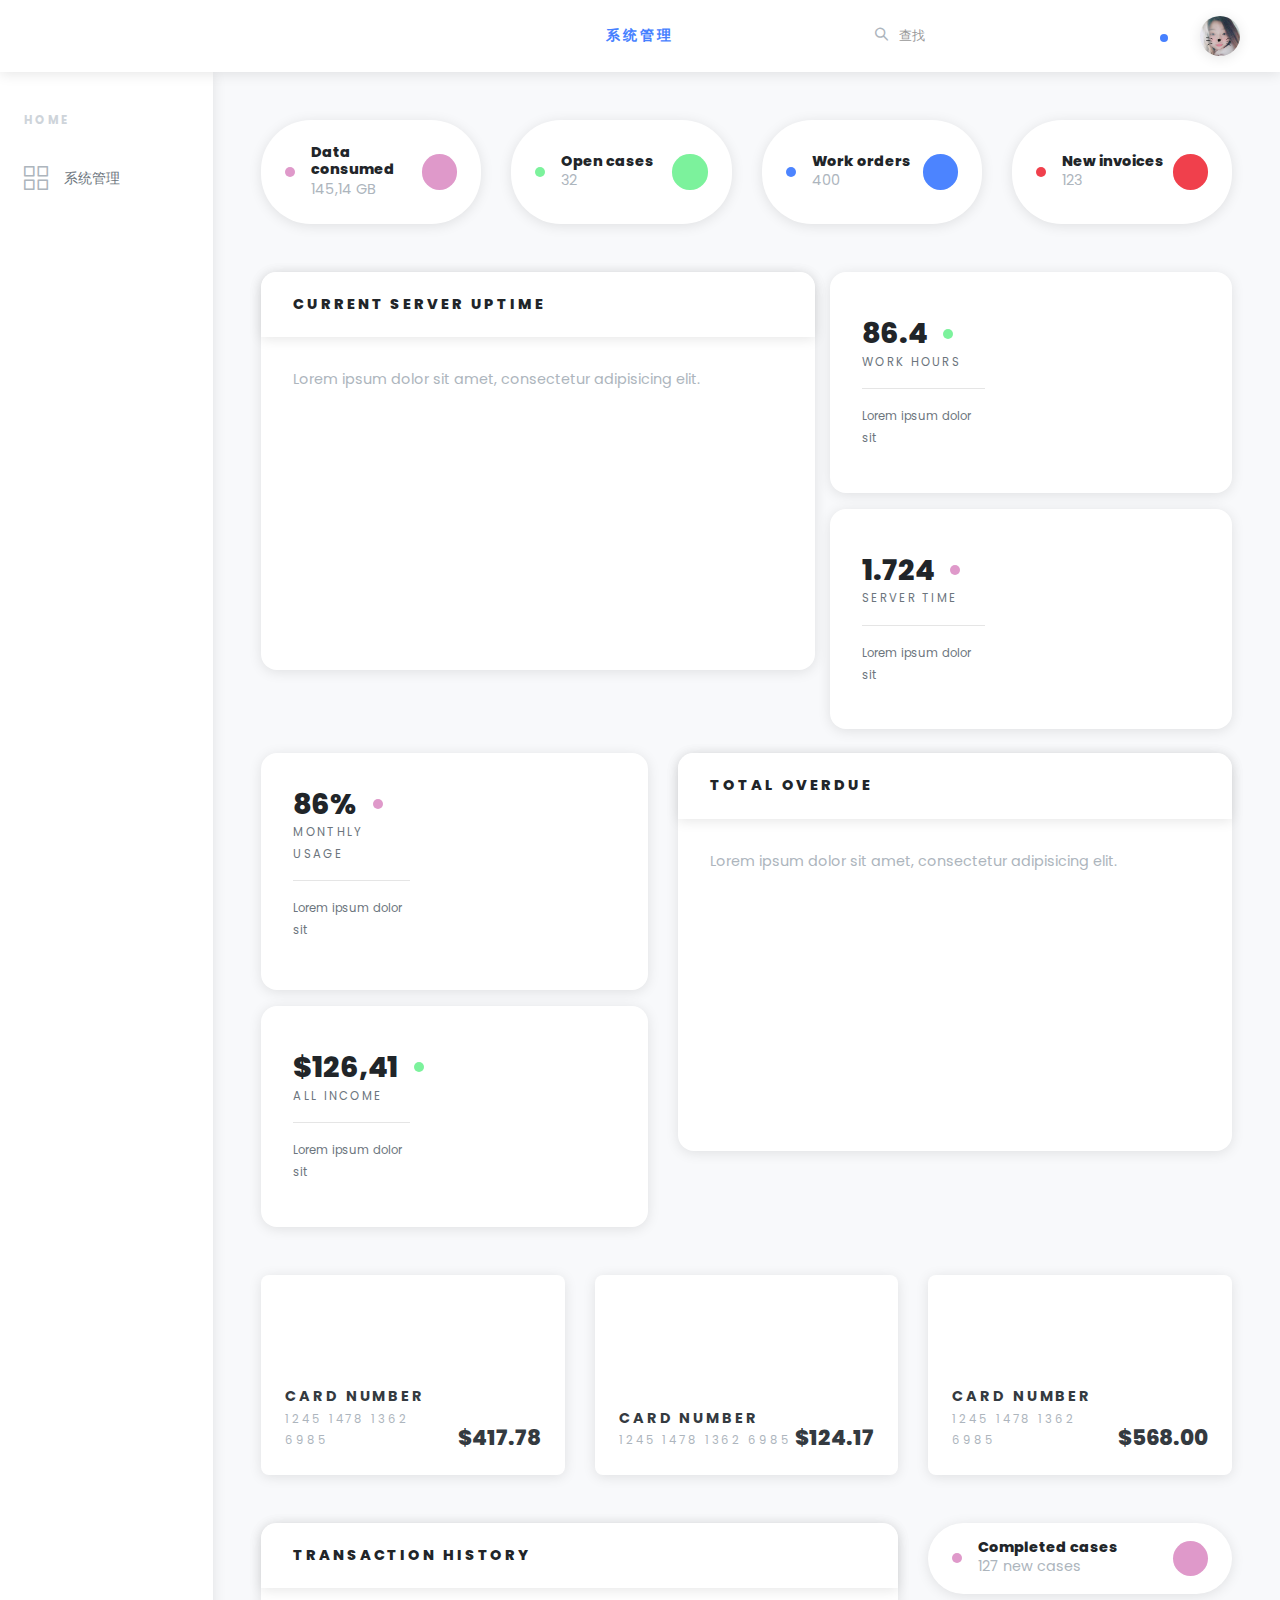
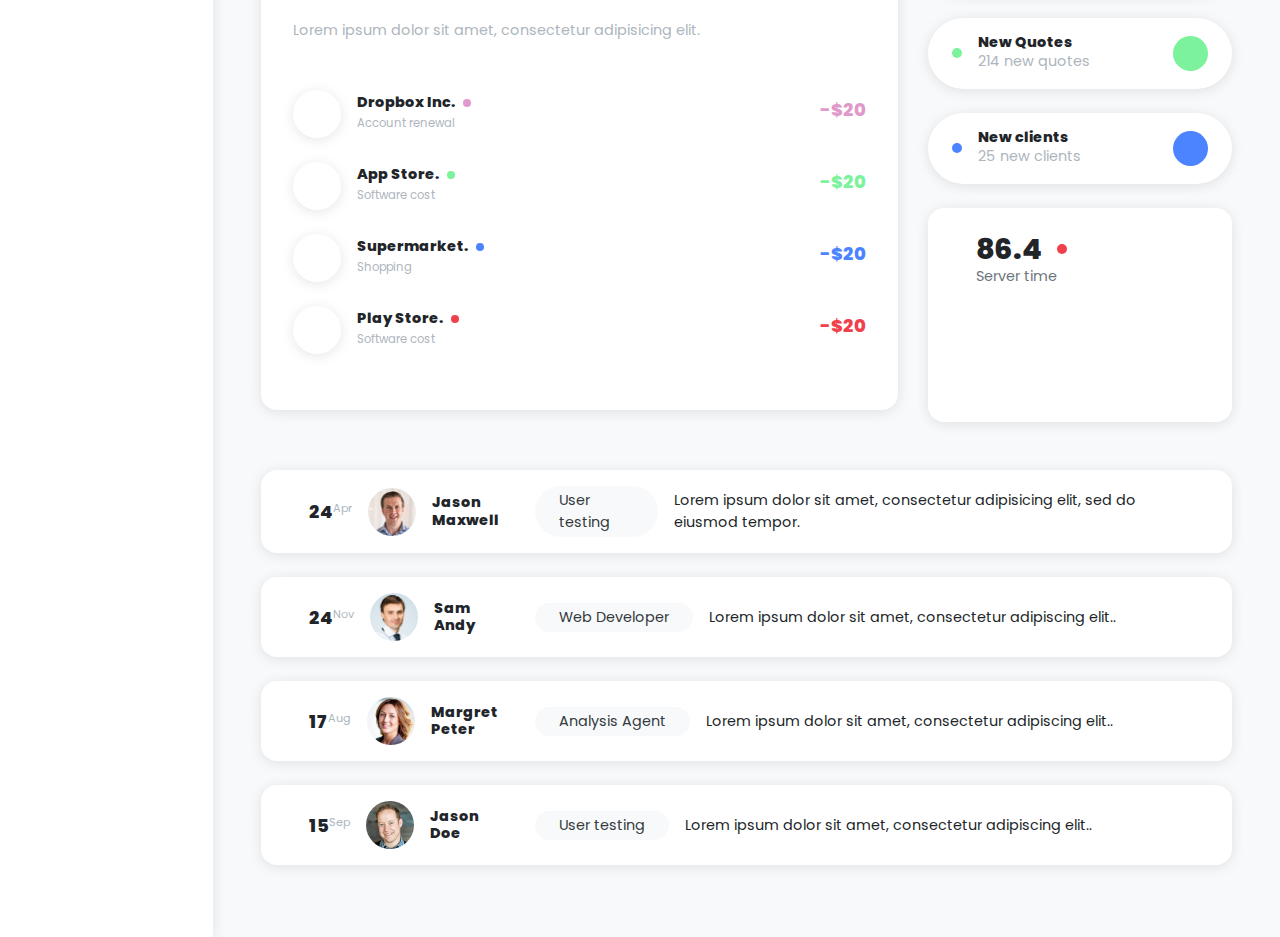
<file: sample-web-view/src/main/webapp/index.html>
<!DOCTYPE html>
<html>
  <head>
    <meta charset="utf-8">
    <meta http-equiv="X-UA-Compatible" content="IE=edge">
    <title>Home</title>
    <meta name="description" content="">
    <meta name="viewport" content="width=device-width, initial-scale=1">
    <meta name="robots" content="all,follow">
    <!-- Bootstrap CSS-->
    <link rel="stylesheet" href="vendor/bootstrap/css/bootstrap.min.css">
    <!-- Font Awesome CSS-->
    <link rel="stylesheet" href="https://use.fontawesome.com/releases/v5.3.1/css/all.css" integrity="sha384-mzrmE5qonljUremFsqc01SB46JvROS7bZs3IO2EmfFsd15uHvIt+Y8vEf7N7fWAU" crossorigin="anonymous">
    <!-- Google fonts - Popppins for copy-->
    <link rel="stylesheet" href="https://fonts.googleapis.com/css?family=Poppins:300,400,800">
    <!-- orion icons-->
    <link rel="stylesheet" href="css/orionicons.css">
    <!-- theme stylesheet-->
    <link rel="stylesheet" href="css/style.default.css" id="theme-stylesheet">
    <!-- Custom stylesheet - for your changes-->
    <link rel="stylesheet" href="css/custom.css">
    <!-- Favicon-->
    <link rel="shortcut icon" href="img/favicon.png?3">
    <!-- Tweaks for older IEs--><!--[if lt IE 9]>
        <script src="https://oss.maxcdn.com/html5shiv/3.7.3/html5shiv.min.js"></script>
        <script src="https://oss.maxcdn.com/respond/1.4.2/respond.min.js"></script><![endif]-->
  </head>
  <body>
    <!-- navbar-->
    <header class="header">
      <nav class="navbar navbar-expand-lg px-4 py-2 bg-white shadow">
      	<a href="#" class="sidebar-toggler text-gray-500 mr-4 mr-lg-5 lead">
      		<i class="fas fa-align-left"></i>
      	</a>
      	<a href="index.html" class="navbar-brand font-weight-bold text-uppercase text-base">系统管理</a>
        <ul class="ml-auto d-flex align-items-center list-unstyled mb-0">
          <li class="nav-item">
            <form id="searchForm" class="ml-auto d-none d-lg-block">
              <div class="form-group position-relative mb-0">
                <button type="submit" style="top: -3px; left: 0;" class="position-absolute bg-white border-0 p-0">
                	<i class="o-search-magnify-1 text-gray text-lg"></i>
                </button>
                <input type="search" placeholder="查找" class="form-control form-control-sm border-0 no-shadow pl-4">
              </div>
            </form>
          </li>
          <li class="nav-item dropdown mr-3">
          	<a id="notifications" data-toggle="dropdown" aria-haspopup="true" aria-expanded="false" class="nav-link dropdown-toggle text-gray-400 px-1">
          		<i class="fa fa-bell"></i>
          		<span class="notification-icon"></span>
          	</a>
            <div aria-labelledby="notifications" class="dropdown-menu">
            	<a href="#" class="dropdown-item">
	                <div class="d-flex align-items-center">
	                  <div class="icon icon-sm bg-violet text-white"><i class="fab fa-twitter"></i></div>
	                  <div class="text ml-2">
	                    <p class="mb-0">第一条消息</p>
	                  </div>
	                </div>
	            </a>
	            <a href="#" class="dropdown-item"> 
	                <div class="d-flex align-items-center">
	                  <div class="icon icon-sm bg-green text-white"><i class="fas fa-envelope"></i></div>
	                  <div class="text ml-2">
	                    <p class="mb-0">第二条消息</p>
	                  </div>
	                </div>
	            </a>
	            <a href="#" class="dropdown-item">
	                <div class="d-flex align-items-center">
	                  <div class="icon icon-sm bg-blue text-white"><i class="fas fa-upload"></i></div>
	                  <div class="text ml-2">
	                    <p class="mb-0">第三条消息</p>
	                  </div>
	                </div>
	            </a>
              <div class="dropdown-divider"></div>
              <a href="#" class="dropdown-item text-center">
              	<small class="font-weight-bold headings-font-family text-uppercase">查看所有消息</small>
              </a>
            </div>
          </li>
          <li class="nav-item dropdown ml-auto">
          	<a id="userInfo" data-toggle="dropdown" aria-haspopup="true" aria-expanded="false" class="nav-link dropdown-toggle">
          		<img src="img/avatar-lizhi.jpg" alt="Jason Doe" style="max-width: 2.5rem;" class="img-fluid rounded-circle shadow">
          	</a>
            <div aria-labelledby="userInfo" class="dropdown-menu">
              	<a href="#" class="dropdown-item">
              		<strong class="d-block text-uppercase headings-font-family">李志</strong>
              		<small>JAVA开发工程师</small>
              	</a>
              	<div class="dropdown-divider"></div>
              	<a href="#" class="dropdown-item">设置</a>
              	<a href="#" class="dropdown-item">日志</a>
              	<div class="dropdown-divider"></div>
              	<a href="login.html" class="dropdown-item">注销</a>
            </div>
          </li>
        </ul>
      </nav>
    </header>
    <div class="d-flex align-items-stretch">
      <div id="sidebar" class="sidebar py-3">
        <div class="text-gray-400 text-uppercase px-3 px-lg-4 py-4 font-weight-bold small headings-font-family">HOME</div>
        <ul class="sidebar-menu list-unstyled">
              <!-- <li class="sidebar-list-item"><a href="index.html" class="sidebar-link text-muted"><i class="o-home-1 mr-3 text-gray"></i><span>主页</span></a></li>
              <li class="sidebar-list-item"><a href="charts.html" class="sidebar-link text-muted"><i class="o-sales-up-1 mr-3 text-gray"></i><span>Charts</span></a></li>
              <li class="sidebar-list-item"><a href="tables.html" class="sidebar-link text-muted"><i class="o-table-content-1 mr-3 text-gray"></i><span>Tables</span></a></li>
              <li class="sidebar-list-item"><a href="forms.html" class="sidebar-link text-muted"><i class="o-survey-1 mr-3 text-gray"></i><span>Forms</span></a></li>
              <li class="sidebar-list-item"><a href="login.html" class="sidebar-link text-muted"><i class="o-exit-1 mr-3 text-gray"></i><span>Login</span></a></li> -->
          <li class="sidebar-list-item">
          	<a href="#" data-toggle="collapse" data-target="#system-pages" aria-expanded="false" aria-controls="system-pages" class="sidebar-link text-muted">
          		<i class="o-wireframe-1 mr-3 text-gray"></i><span>系统管理</span>
          	</a>
            <div id="system-pages" class="collapse">
              <ul class="sidebar-menu list-unstyled border-left border-primary border-thick">
                <li class="sidebar-list-item sidebar-list-active"><a href="javascript:void(0);" onclick="javascript:changeMenu('charts.html',this)" class="sidebar-link text-muted pl-lg-5">用户管理</a></li>
                <li class="sidebar-list-item sidebar-list-active"><a href="javascript:void(0);" onclick="javascript:changeMenu('pages/home/menu.html',this)" class="sidebar-link text-muted pl-lg-5">菜单管理</a></li>
                <li class="sidebar-list-item sidebar-list-active"><a href="javascript:void(0);" class="sidebar-link text-muted pl-lg-5">Page three</a></li>
                <li class="sidebar-list-item sidebar-list-active"><a href="javascript:void(0);" class="sidebar-link text-muted pl-lg-5">Page four</a></li>
              </ul>
            </div>
          </li>
        </ul>
        <!-- <div class="text-gray-400 text-uppercase px-3 px-lg-4 py-4 font-weight-bold small headings-font-family">EXTRAS</div>
        <ul class="sidebar-menu list-unstyled">
              <li class="sidebar-list-item"><a href="#" class="sidebar-link text-muted"><i class="o-database-1 mr-3 text-gray"></i><span>Demo</span></a></li>
              <li class="sidebar-list-item"><a href="#" class="sidebar-link text-muted"><i class="o-imac-screen-1 mr-3 text-gray"></i><span>Demo</span></a></li>
              <li class="sidebar-list-item"><a href="#" class="sidebar-link text-muted"><i class="o-paperwork-1 mr-3 text-gray"></i><span>Demo</span></a></li>
              <li class="sidebar-list-item"><a href="#" class="sidebar-link text-muted"><i class="o-wireframe-1 mr-3 text-gray"></i><span>Demo</span></a></li>
        </ul> -->
      </div>
      <!-- 右下方页面加载 -->
      <div class="page-holder w-100 d-flex flex-wrap" id="indexFluid">
      </div>
    </div>
    <!-- JavaScript files-->
    <script src="vendor/jquery/jquery.min.js"></script>
    <script src="vendor/popper.js/umd/popper.min.js"> </script>
    <script src="vendor/bootstrap/js/bootstrap.min.js"></script>
    <script src="vendor/jquery.cookie/jquery.cookie.js"> </script>
    <script src="vendor/chart.js/Chart.min.js"></script>
    <script src="js/js.cookie.min.js"></script>
    <script src="js/charts-home.js"></script>
    <script src="js/front.js"></script>
    <script src="js/index/index.js"></script>
  </body>
</html>
</file>
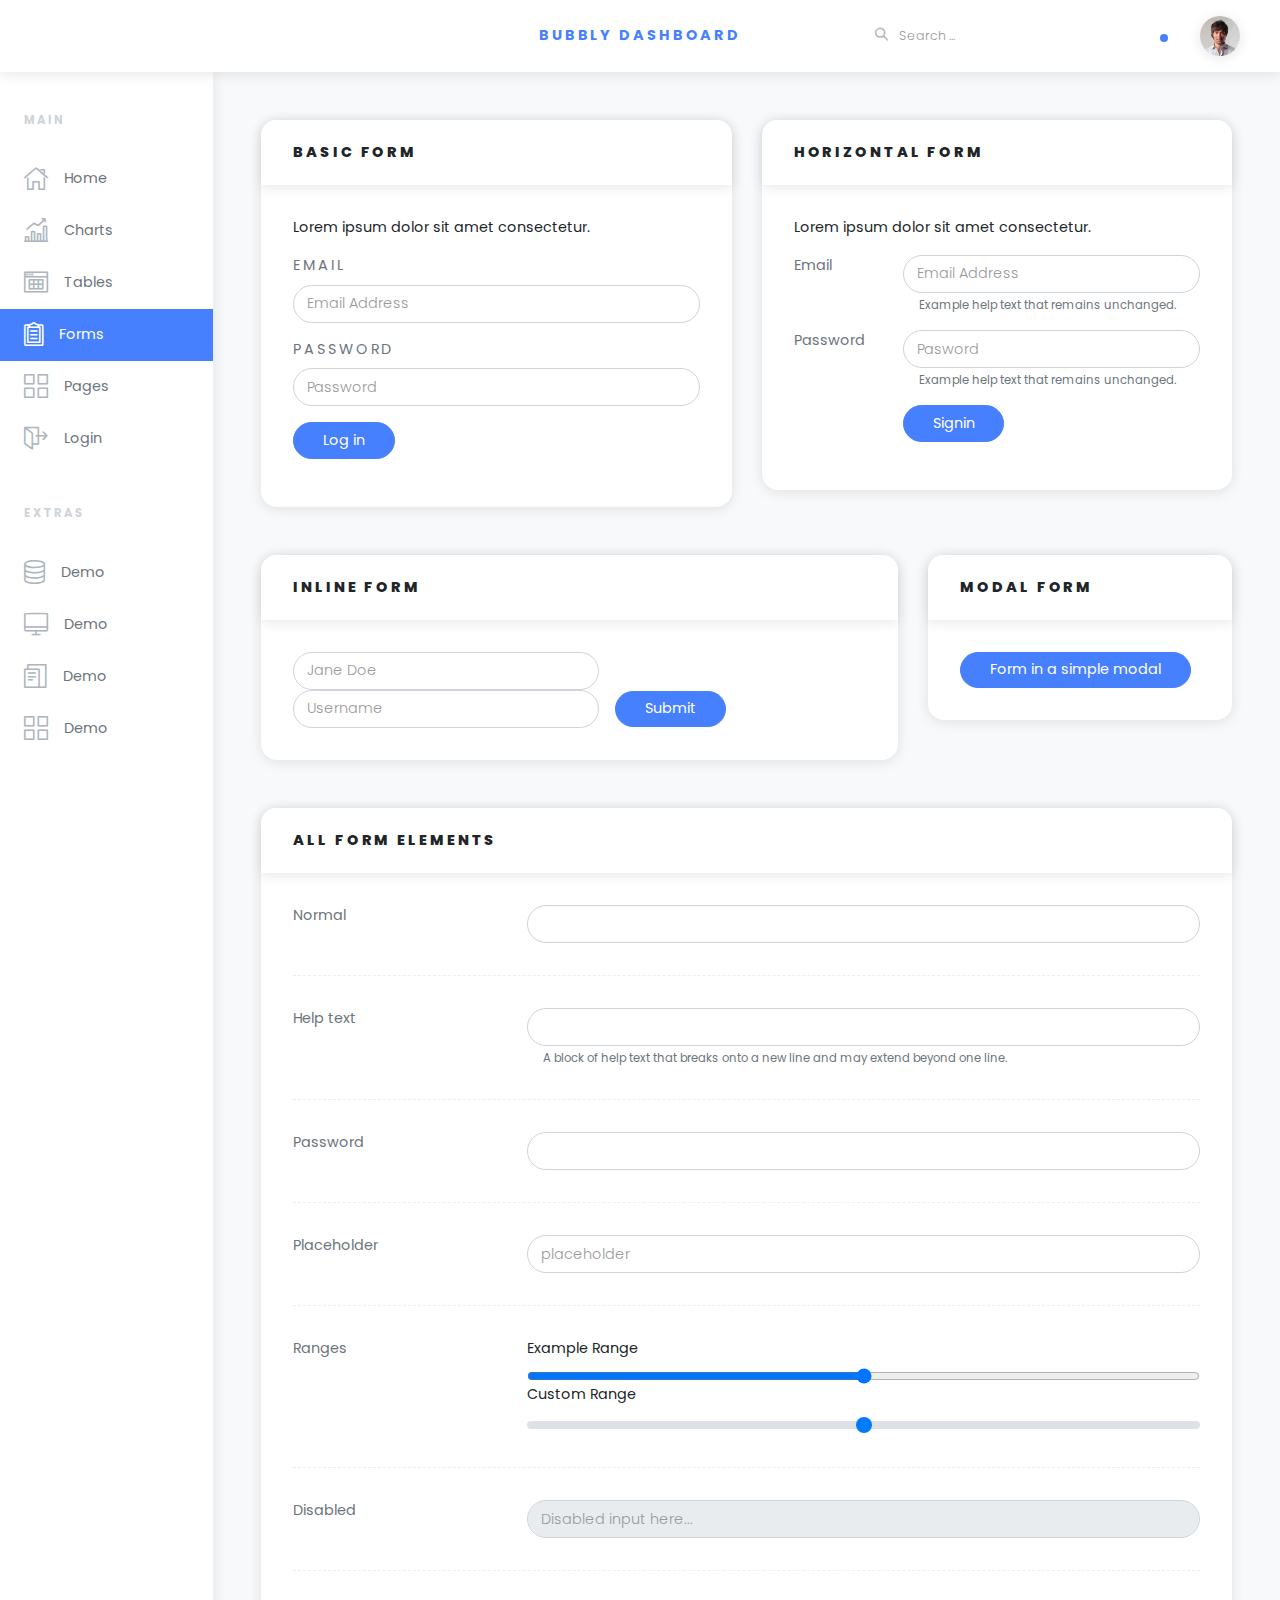
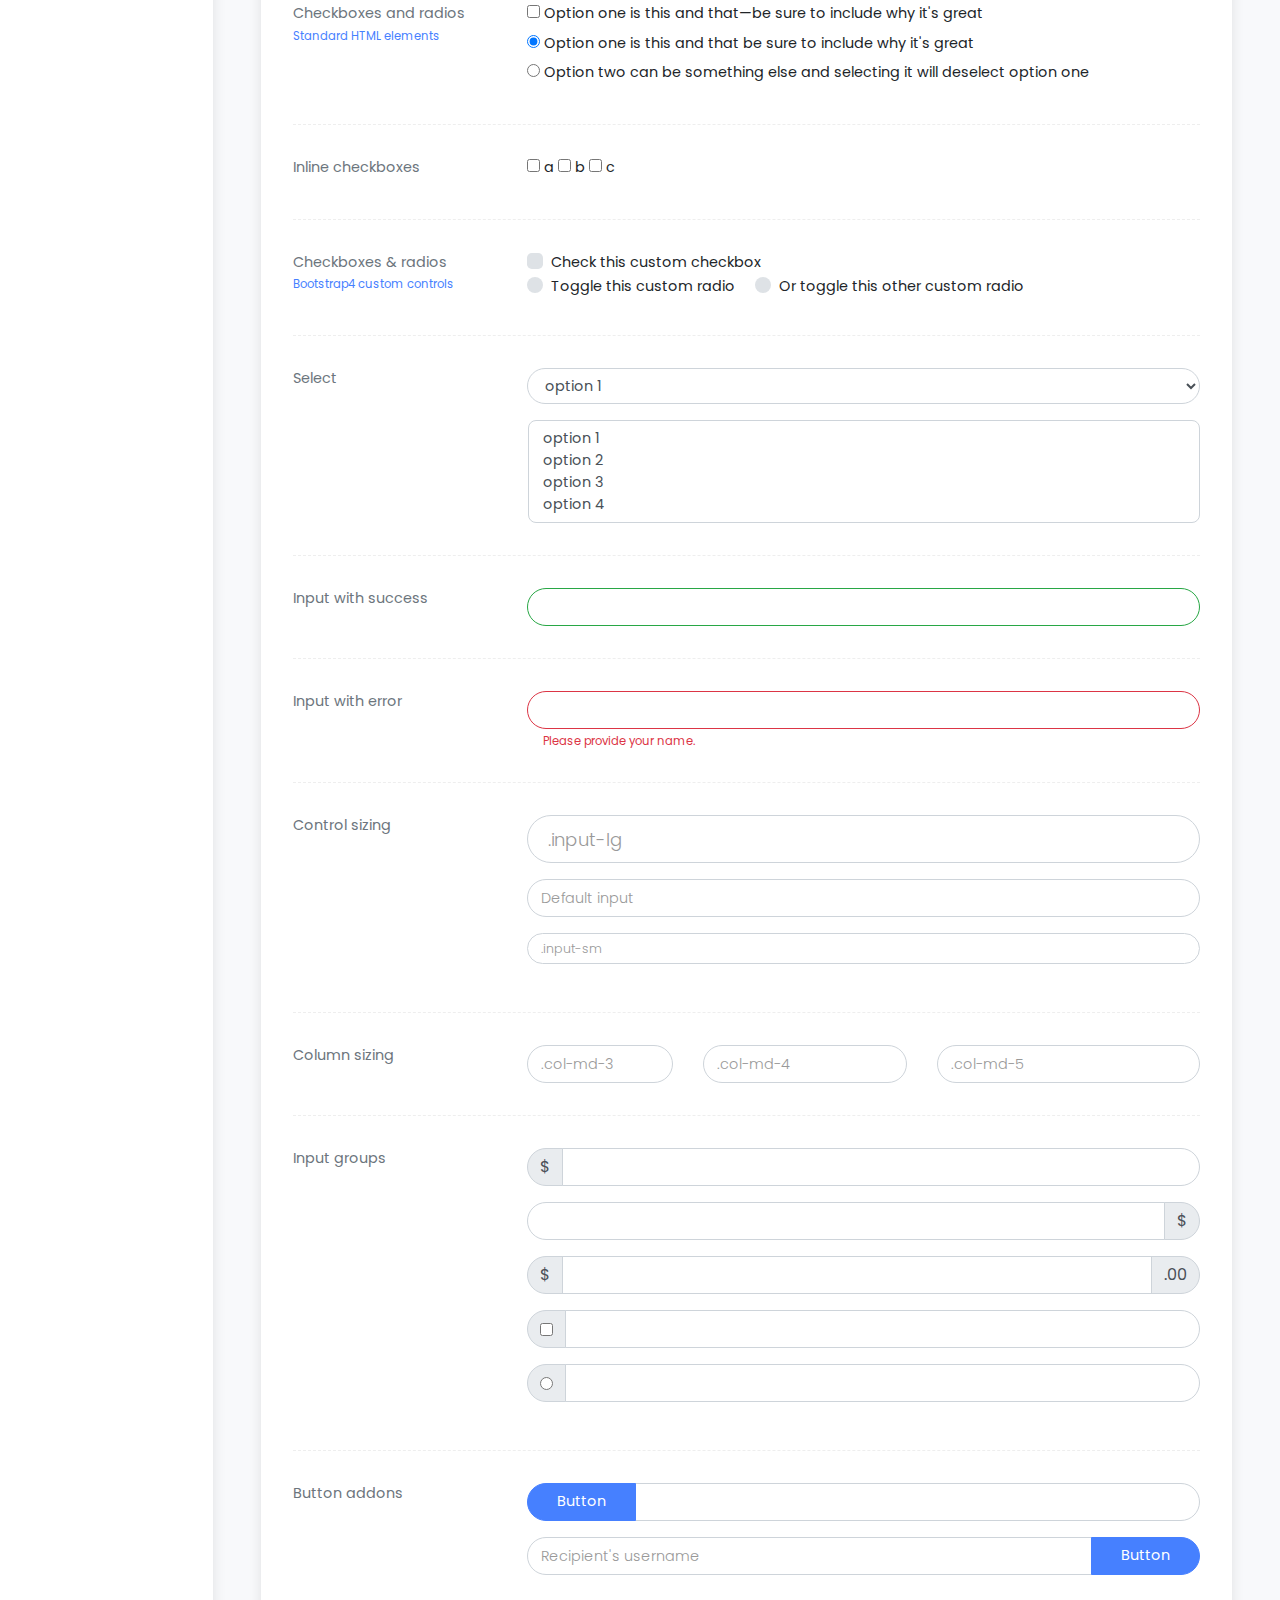
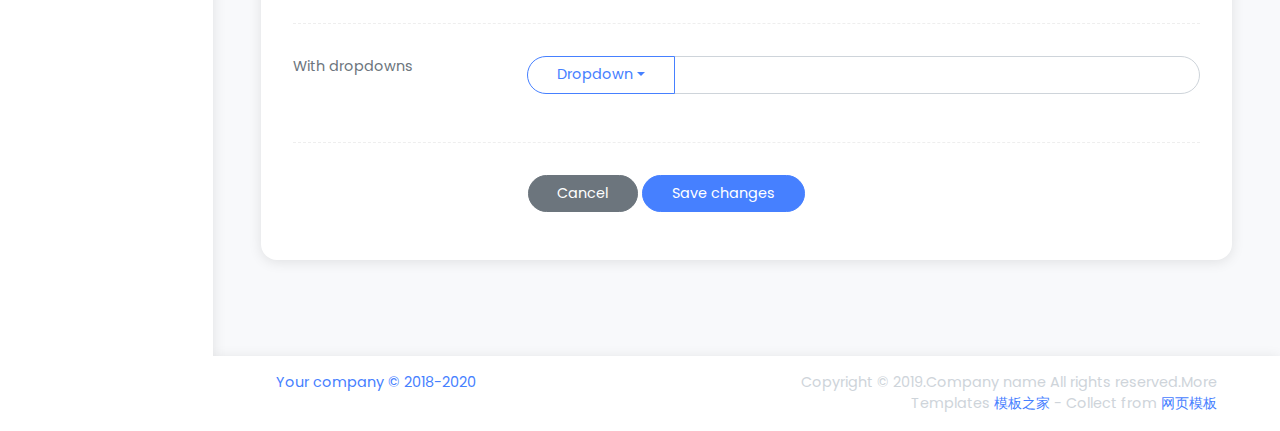
<file: sample-web-view/src/main/webapp/forms.html>
<!DOCTYPE html>
<html>
  <head>
    <meta charset="utf-8">
    <meta http-equiv="X-UA-Compatible" content="IE=edge">
    <title></title>
    <meta name="description" content="">
    <meta name="viewport" content="width=device-width, initial-scale=1">
    <meta name="robots" content="all,follow">
    <!-- Bootstrap CSS-->
    <link rel="stylesheet" href="vendor/bootstrap/css/bootstrap.min.css">
    <!-- Font Awesome CSS-->
    <link rel="stylesheet" href="https://use.fontawesome.com/releases/v5.3.1/css/all.css" integrity="sha384-mzrmE5qonljUremFsqc01SB46JvROS7bZs3IO2EmfFsd15uHvIt+Y8vEf7N7fWAU" crossorigin="anonymous">
    <!-- Google fonts - Popppins for copy-->
    <link rel="stylesheet" href="https://fonts.googleapis.com/css?family=Poppins:300,400,800">
    <!-- orion icons-->
    <link rel="stylesheet" href="css/orionicons.css">
    <!-- theme stylesheet-->
    <link rel="stylesheet" href="css/style.default.css" id="theme-stylesheet">
    <!-- Custom stylesheet - for your changes-->
    <link rel="stylesheet" href="css/custom.css">
    <!-- Favicon-->
    <link rel="shortcut icon" href="img/favicon.png?3">
    <!-- Tweaks for older IEs--><!--[if lt IE 9]>
        <script src="https://oss.maxcdn.com/html5shiv/3.7.3/html5shiv.min.js"></script>
        <script src="https://oss.maxcdn.com/respond/1.4.2/respond.min.js"></script><![endif]-->
  </head>
  <body>
    <!-- navbar-->
    <header class="header">
      <nav class="navbar navbar-expand-lg px-4 py-2 bg-white shadow"><a href="#" class="sidebar-toggler text-gray-500 mr-4 mr-lg-5 lead"><i class="fas fa-align-left"></i></a><a href="index.html" class="navbar-brand font-weight-bold text-uppercase text-base">Bubbly Dashboard</a>
        <ul class="ml-auto d-flex align-items-center list-unstyled mb-0">
          <li class="nav-item">
            <form id="searchForm" class="ml-auto d-none d-lg-block">
              <div class="form-group position-relative mb-0">
                <button type="submit" style="top: -3px; left: 0;" class="position-absolute bg-white border-0 p-0"><i class="o-search-magnify-1 text-gray text-lg"></i></button>
                <input type="search" placeholder="Search ..." class="form-control form-control-sm border-0 no-shadow pl-4">
              </div>
            </form>
          </li>
          <li class="nav-item dropdown mr-3"><a id="notifications" href="http://example.com" data-toggle="dropdown" aria-haspopup="true" aria-expanded="false" class="nav-link dropdown-toggle text-gray-400 px-1"><i class="fa fa-bell"></i><span class="notification-icon"></span></a>
            <div aria-labelledby="notifications" class="dropdown-menu"><a href="#" class="dropdown-item">
                <div class="d-flex align-items-center">
                  <div class="icon icon-sm bg-violet text-white"><i class="fab fa-twitter"></i></div>
                  <div class="text ml-2">
                    <p class="mb-0">You have 2 followers</p>
                  </div>
                </div></a><a href="#" class="dropdown-item"> 
                <div class="d-flex align-items-center">
                  <div class="icon icon-sm bg-green text-white"><i class="fas fa-envelope"></i></div>
                  <div class="text ml-2">
                    <p class="mb-0">You have 6 new messages</p>
                  </div>
                </div></a><a href="#" class="dropdown-item">
                <div class="d-flex align-items-center">
                  <div class="icon icon-sm bg-blue text-white"><i class="fas fa-upload"></i></div>
                  <div class="text ml-2">
                    <p class="mb-0">Server rebooted</p>
                  </div>
                </div></a><a href="#" class="dropdown-item">
                <div class="d-flex align-items-center">
                  <div class="icon icon-sm bg-violet text-white"><i class="fab fa-twitter"></i></div>
                  <div class="text ml-2">
                    <p class="mb-0">You have 2 followers</p>
                  </div>
                </div></a>
              <div class="dropdown-divider"></div><a href="#" class="dropdown-item text-center"><small class="font-weight-bold headings-font-family text-uppercase">View all notifications</small></a>
            </div>
          </li>
          <li class="nav-item dropdown ml-auto"><a id="userInfo" href="http://example.com" data-toggle="dropdown" aria-haspopup="true" aria-expanded="false" class="nav-link dropdown-toggle"><img src="img/avatar-6.jpg" alt="Jason Doe" style="max-width: 2.5rem;" class="img-fluid rounded-circle shadow"></a>
            <div aria-labelledby="userInfo" class="dropdown-menu"><a href="#" class="dropdown-item"><strong class="d-block text-uppercase headings-font-family">Mark Stephen</strong><small>Web Developer</small></a>
              <div class="dropdown-divider"></div><a href="#" class="dropdown-item">Settings</a><a href="#" class="dropdown-item">Activity log       </a>
              <div class="dropdown-divider"></div><a href="login.html" class="dropdown-item">Logout</a>
            </div>
          </li>
        </ul>
      </nav>
    </header>
    <div class="d-flex align-items-stretch">
      <div id="sidebar" class="sidebar py-3">
        <div class="text-gray-400 text-uppercase px-3 px-lg-4 py-4 font-weight-bold small headings-font-family">MAIN</div>
        <ul class="sidebar-menu list-unstyled">
              <li class="sidebar-list-item"><a href="index.html" class="sidebar-link text-muted"><i class="o-home-1 mr-3 text-gray"></i><span>Home</span></a></li>
              <li class="sidebar-list-item"><a href="charts.html" class="sidebar-link text-muted"><i class="o-sales-up-1 mr-3 text-gray"></i><span>Charts</span></a></li>
              <li class="sidebar-list-item"><a href="tables.html" class="sidebar-link text-muted"><i class="o-table-content-1 mr-3 text-gray"></i><span>Tables</span></a></li>
              <li class="sidebar-list-item"><a href="forms.html" class="sidebar-link text-muted active"><i class="o-survey-1 mr-3 text-gray"></i><span>Forms</span></a></li>
          <li class="sidebar-list-item"><a href="#" data-toggle="collapse" data-target="#pages" aria-expanded="false" aria-controls="pages" class="sidebar-link text-muted"><i class="o-wireframe-1 mr-3 text-gray"></i><span>Pages</span></a>
            <div id="pages" class="collapse">
              <ul class="sidebar-menu list-unstyled border-left border-primary border-thick">
                <li class="sidebar-list-item"><a href="#" class="sidebar-link text-muted pl-lg-5">Page one</a></li>
                <li class="sidebar-list-item"><a href="#" class="sidebar-link text-muted pl-lg-5">Page two</a></li>
                <li class="sidebar-list-item"><a href="#" class="sidebar-link text-muted pl-lg-5">Page three</a></li>
                <li class="sidebar-list-item"><a href="#" class="sidebar-link text-muted pl-lg-5">Page four</a></li>
              </ul>
            </div>
          </li>
              <li class="sidebar-list-item"><a href="login.html" class="sidebar-link text-muted"><i class="o-exit-1 mr-3 text-gray"></i><span>Login</span></a></li>
        </ul>
        <div class="text-gray-400 text-uppercase px-3 px-lg-4 py-4 font-weight-bold small headings-font-family">EXTRAS</div>
        <ul class="sidebar-menu list-unstyled">
              <li class="sidebar-list-item"><a href="#" class="sidebar-link text-muted"><i class="o-database-1 mr-3 text-gray"></i><span>Demo</span></a></li>
              <li class="sidebar-list-item"><a href="#" class="sidebar-link text-muted"><i class="o-imac-screen-1 mr-3 text-gray"></i><span>Demo</span></a></li>
              <li class="sidebar-list-item"><a href="#" class="sidebar-link text-muted"><i class="o-paperwork-1 mr-3 text-gray"></i><span>Demo</span></a></li>
              <li class="sidebar-list-item"><a href="#" class="sidebar-link text-muted"><i class="o-wireframe-1 mr-3 text-gray"></i><span>Demo</span></a></li>
        </ul>
      </div>
      <div class="page-holder w-100 d-flex flex-wrap">
        <div class="container-fluid px-xl-5">
          <section class="py-5">
            <div class="row">
              <!-- Basic Form-->
              <div class="col-lg-6 mb-5">
                <div class="card">
                  <div class="card-header">
                    <h3 class="h6 text-uppercase mb-0">Basic Form</h3>
                  </div>
                  <div class="card-body">
                    <p>Lorem ipsum dolor sit amet consectetur.</p>
                    <form>
                      <div class="form-group">
                        <label class="form-control-label text-uppercase">Email</label>
                        <input type="email" placeholder="Email Address" class="form-control">
                      </div>
                      <div class="form-group">       
                        <label class="form-control-label text-uppercase">Password</label>
                        <input type="password" placeholder="Password" class="form-control">
                      </div>
                      <div class="form-group">       
                        <button type="submit" class="btn btn-primary">Log in</button>
                      </div>
                    </form>
                  </div>
                </div>
              </div>
              <!-- Horizontal Form-->
              <div class="col-lg-6 mb-5">
                <div class="card">
                  <div class="card-header">
                    <h3 class="h6 text-uppercase mb-0">Horizontal Form</h3>
                  </div>
                  <div class="card-body">
                    <p>Lorem ipsum dolor sit amet consectetur.</p>
                    <form class="form-horizontal">
                      <div class="form-group row">
                        <label class="col-md-3 form-control-label">Email</label>
                        <div class="col-md-9">
                          <input id="inputHorizontalSuccess" type="email" placeholder="Email Address" class="form-control form-control-success"><small class="form-text text-muted ml-3">Example help text that remains unchanged.</small>
                        </div>
                      </div>
                      <div class="form-group row">
                        <label class="col-sm-3 form-control-label">Password</label>
                        <div class="col-md-9">
                          <input id="inputHorizontalWarning" type="password" placeholder="Pasword" class="form-control form-control-warning"><small class="form-text text-muted ml-3">Example help text that remains unchanged.</small>
                        </div>
                      </div>
                      <div class="form-group row">       
                        <div class="col-md-9 ml-auto">
                          <input type="submit" value="Signin" class="btn btn-primary">
                        </div>
                      </div>
                    </form>
                  </div>
                </div>
              </div>
              <!-- Inline Form-->
              <div class="col-lg-8 mb-5">                           
                <div class="card">
                  <div class="card-header">
                    <h3 class="h6 text-uppercase mb-0">Inline Form</h3>
                  </div>
                  <div class="card-body">
                    <form class="form-inline">
                      <div class="form-group">
                        <label for="inlineFormInput" class="sr-only">Name</label>
                        <input id="inlineFormInput" type="text" placeholder="Jane Doe" class="mr-3 form-control">
                      </div>
                      <div class="form-group">
                        <label for="inlineFormInputGroup" class="sr-only">Username</label>
                        <input id="inlineFormInputGroup" type="text" placeholder="Username" class="mr-3 form-control">
                      </div>
                      <div class="form-group">
                        <button type="submit" class="btn btn-primary">Submit</button>
                      </div>
                    </form>
                  </div>
                </div>
              </div>
              <!-- Modal Form-->
              <div class="col-lg-4 mb-5">
                <div class="card">
                  <div class="card-header">
                    <h3 class="h6 text-uppercase mb-0">Modal Form</h3>
                  </div>
                  <div class="card-body">
                    <button type="button" data-toggle="modal" data-target="#myModal" class="btn btn-primary">Form in a simple modal </button>
                    <!-- Modal-->
                    <div id="myModal" tabindex="-1" role="dialog" aria-labelledby="exampleModalLabel" aria-hidden="true" class="modal fade text-left">
                      <div role="document" class="modal-dialog">
                        <div class="modal-content">
                          <div class="modal-header">
                            <h4 id="exampleModalLabel" class="modal-title">Signin Modal</h4>
                            <button type="button" data-dismiss="modal" aria-label="Close" class="close"><span aria-hidden="true">×</span></button>
                          </div>
                          <div class="modal-body">
                            <p>Lorem ipsum dolor sit amet consectetur.</p>
                            <form>
                              <div class="form-group">
                                <label>Email</label>
                                <input type="email" placeholder="Email Address" class="form-control">
                              </div>
                              <div class="form-group">       
                                <label>Password</label>
                                <input type="password" placeholder="Password" class="form-control">
                              </div>
                              <div class="form-group">       
                                <input type="submit" value="Signin" class="btn btn-primary">
                              </div>
                            </form>
                          </div>
                          <div class="modal-footer">
                            <button type="button" data-dismiss="modal" class="btn btn-secondary">Close</button>
                            <button type="button" class="btn btn-primary">Save changes</button>
                          </div>
                        </div>
                      </div>
                    </div>
                  </div>
                </div>
              </div>
              <!-- Form Elements -->
              <div class="col-lg-12 mb-5">
                <div class="card">
                  <div class="card-header">
                    <h3 class="h6 text-uppercase mb-0">All form elements</h3>
                  </div>
                  <div class="card-body">
                    <form class="form-horizontal">
                      <div class="form-group row">
                        <label class="col-md-3 form-control-label">Normal</label>
                        <div class="col-md-9">
                          <input type="text" class="form-control">
                        </div>
                      </div>
                      <div class="line"></div>
                      <div class="form-group row">
                        <label class="col-md-3 form-control-label">Help text</label>
                        <div class="col-md-9">
                          <input type="text" class="form-control"><small class="form-text text-muted ml-3">A block of help text that breaks onto a new line and may extend beyond one line.</small>
                        </div>
                      </div>
                      <div class="line"></div>
                      <div class="form-group row">
                        <label class="col-md-3 form-control-label">Password</label>
                        <div class="col-md-9">
                          <input type="password" name="password" class="form-control">
                        </div>
                      </div>
                      <div class="line"></div>
                      <div class="form-group row">
                        <label class="col-md-3 form-control-label">Placeholder</label>
                        <div class="col-md-9">
                          <input type="text" placeholder="placeholder" class="form-control">
                        </div>
                      </div>
                      <div class="line"></div>
                      <div class="form-group row">
                        <label class="col-md-3 form-control-label">Ranges</label>
                        <div class="col-md-9">
                          <div>
                            <label for="formControlRange">Example Range</label>
                            <input id="formControlRange" type="range" class="form-control-range">
                          </div>
                          <div>
                            <label for="customRange1">Custom Range</label>
                            <input id="customRange1" type="range" class="custom-range">
                          </div>
                        </div>
                      </div>
                      <div class="line"></div>
                      <div class="form-group row">
                        <label class="col-md-3 form-control-label">Disabled</label>
                        <div class="col-md-9">
                          <input type="text" disabled="" placeholder="Disabled input here..." class="form-control">
                        </div>
                      </div>
                      <div class="line"></div>
                      <div class="form-group row">
                        <label class="col-md-3 form-control-label">Checkboxes and radios <br><small class="text-primary">Standard HTML elements</small></label>
                        <div class="col-md-9">
                          <div>
                            <input id="option" type="checkbox" value="">
                            <label for="option">Option one is this and that—be sure to include why it's great</label>
                          </div>
                          <div>
                            <input id="optionsRadios1" type="radio" checked="" value="option1" name="optionsRadios">
                            <label for="optionsRadios1">Option one is this and that be sure to include why it's great</label>
                          </div>
                          <div>
                            <input id="optionsRadios2" type="radio" value="option2" name="optionsRadios">
                            <label for="optionsRadios2">Option two can be something else and selecting it will deselect option one</label>
                          </div>
                        </div>
                      </div>
                      <div class="line"></div>
                      <div class="form-group row">
                        <label class="col-md-3 form-control-label">Inline checkboxes</label>
                        <div class="col-md-9">
                          <label class="checkbox-inline">
                            <input id="inlineCheckbox1" type="checkbox" value="option1"> a
                          </label>
                          <label class="checkbox-inline">
                            <input id="inlineCheckbox2" type="checkbox" value="option2"> b
                          </label>
                          <label class="checkbox-inline">
                            <input id="inlineCheckbox3" type="checkbox" value="option3"> c
                          </label>
                        </div>
                      </div>
                      <div class="line"></div>
                      <div class="form-group row">
                        <label class="col-md-3 form-control-label">Checkboxes &amp; radios <br><small class="text-primary">Bootstrap4 custom controls</small></label>
                        <div class="col-md-9">
                          <div class="custom-control custom-checkbox">
                            <input id="customCheck1" type="checkbox" class="custom-control-input">
                            <label for="customCheck1" class="custom-control-label">Check this custom checkbox</label>
                          </div>
                          <div class="custom-control custom-radio custom-control-inline">
                            <input id="customRadioInline1" type="radio" name="customRadioInline1" class="custom-control-input">
                            <label for="customRadioInline1" class="custom-control-label">Toggle this custom radio</label>
                          </div>
                          <div class="custom-control custom-radio custom-control-inline">
                            <input id="customRadioInline2" type="radio" name="customRadioInline1" class="custom-control-input">
                            <label for="customRadioInline2" class="custom-control-label">Or toggle this other custom radio</label>
                          </div>
                        </div>
                      </div>
                      <div class="line"></div>
                      <div class="form-group row">
                        <label class="col-md-3 form-control-label">Select</label>
                        <div class="col-md-9 select mb-3">
                          <select name="account" class="form-control">
                            <option>option 1</option>
                            <option>option 2</option>
                            <option>option 3</option>
                            <option>option 4</option>
                          </select>
                        </div>
                        <div class="col-md-9 ml-auto select">
                          <select multiple="" class="form-control rounded">
                            <option>option 1</option>
                            <option>option 2</option>
                            <option>option 3</option>
                            <option>option 4</option>
                          </select>
                        </div>
                      </div>
                      <div class="line"></div>
                      <div class="form-group row has-success">
                        <label class="col-sm-3 form-control-label">Input with success</label>
                        <div class="col-sm-9">
                          <input type="text" class="form-control is-valid">
                        </div>
                      </div>
                      <div class="line"></div>
                      <div class="form-group row has-danger">
                        <label class="col-sm-3 form-control-label">Input with error</label>
                        <div class="col-sm-9">
                          <input type="text" class="form-control is-invalid">
                          <div class="invalid-feedback ml-3">Please provide your name.</div>
                        </div>
                      </div>
                      <div class="line"></div>
                      <div class="form-group row">
                        <label class="col-md-3 form-control-label">Control sizing</label>
                        <div class="col-md-9">
                          <div class="form-group">
                            <input type="text" placeholder=".input-lg" class="form-control form-control-lg">
                          </div>
                          <div class="form-group">
                            <input type="text" placeholder="Default input" class="form-control">
                          </div>
                          <div class="form-group">
                            <input type="text" placeholder=".input-sm" class="form-control form-control-sm">
                          </div>
                        </div>
                      </div>
                      <div class="line"></div>
                      <div class="form-group row">
                        <label class="col-md-3 form-control-label">Column sizing</label>
                        <div class="col-md-9">
                          <div class="row">
                            <div class="col-md-3">
                              <input type="text" placeholder=".col-md-3" class="form-control">
                            </div>
                            <div class="col-md-4">
                              <input type="text" placeholder=".col-md-4" class="form-control">
                            </div>
                            <div class="col-md-5">
                              <input type="text" placeholder=".col-md-5" class="form-control">
                            </div>
                          </div>
                        </div>
                      </div>
                      <div class="line"></div>
                      <div class="form-group row">
                        <label class="col-md-3 form-control-label">Input groups</label>
                        <div class="col-md-9">
                          <div class="form-group">
                            <div class="input-group mb-3">
                              <div class="input-group-prepend"><span class="input-group-text">$</span></div>
                              <input type="text" aria-label="Dollar amount (with dot and two decimal places)" class="form-control">
                            </div>
                          </div>
                          <div class="form-group">
                            <div class="input-group">
                              <input type="text" aria-label="Dollar amount (with dot and two decimal places)" class="form-control">
                              <div class="input-group-append"><span class="input-group-text">$</span></div>
                            </div>
                          </div>
                          <div class="form-group">
                            <div class="input-group mb-3">
                              <div class="input-group-prepend"><span class="input-group-text">$</span></div>
                              <input type="text" aria-label="Amount (to the nearest dollar)" class="form-control">
                              <div class="input-group-append"><span class="input-group-text">.00</span></div>
                            </div>
                          </div>
                          <div class="form-group">
                            <div class="input-group mb-3">
                              <div class="input-group-prepend">
                                <div class="input-group-text">
                                  <input type="checkbox" aria-label="Checkbox for following text input">
                                </div>
                              </div>
                              <input type="text" aria-label="Text input with checkbox" class="form-control">
                            </div>
                          </div>
                          <div class="form-group">
                            <div class="input-group">
                              <div class="input-group-prepend">
                                <div class="input-group-text">
                                  <input type="radio" aria-label="Radio button for following text input">
                                </div>
                              </div>
                              <input type="text" aria-label="Text input with radio button" class="form-control">
                            </div>
                          </div>
                        </div>
                      </div>
                      <div class="line"></div>
                      <div class="form-group row">
                        <label class="col-md-3 form-control-label">Button addons</label>
                        <div class="col-md-9">
                          <div class="form-group">
                            <div class="input-group mb-3">
                              <div class="input-group-prepend">
                                <button id="button-addon1" type="button" class="btn btn-primary">Button</button>
                              </div>
                              <input type="text" placeholder="" aria-label="Example text with button addon" aria-describedby="button-addon1" class="form-control">
                            </div>
                          </div>
                          <div class="form-group">
                            <div class="input-group mb-3">
                              <input type="text" placeholder="Recipient's username" aria-label="Recipient's username" aria-describedby="button-addon2" class="form-control">
                              <div class="input-group-append">
                                <button id="button-addon2" type="button" class="btn btn-primary">Button</button>
                              </div>
                            </div>
                          </div>
                        </div>
                      </div>
                      <div class="line"></div>
                      <div class="form-group row">
                        <label class="col-md-3 form-control-label">With dropdowns</label>
                        <div class="col-md-9">
                          <div class="input-group mb-3">
                            <div class="input-group-prepend">
                              <button type="button" data-toggle="dropdown" aria-haspopup="true" aria-expanded="false" class="btn btn-outline-primary dropdown-toggle">Dropdown</button>
                              <div class="dropdown-menu"><a href="#" class="dropdown-item">Action</a><a href="#" class="dropdown-item">Another action</a><a href="#" class="dropdown-item">Something else here</a>
                                <div role="separator" class="dropdown-divider"></div><a href="#" class="dropdown-item">Separated link</a>
                              </div>
                            </div>
                            <input type="text" aria-label="Text input with dropdown button" class="form-control">
                          </div>
                        </div>
                      </div>
                      <div class="line"></div>
                      <div class="form-group row">
                        <div class="col-md-9 ml-auto">
                          <button type="submit" class="btn btn-secondary">Cancel</button>
                          <button type="submit" class="btn btn-primary">Save changes</button>
                        </div>
                      </div>
                    </form>
                  </div>
                </div>
              </div>
            </div>
          </section>
        </div>
        <footer class="footer bg-white shadow align-self-end py-3 px-xl-5 w-100">
          <div class="container-fluid">
            <div class="row">
              <div class="col-md-6 text-center text-md-left text-primary">
                <p class="mb-2 mb-md-0">Your company &copy; 2018-2020</p>
              </div>
              <div class="col-md-6 text-center text-md-right text-gray-400">
                <p class="mb-0">Copyright &copy; 2019.Company name All rights reserved.More Templates <a href="http://www.cssmoban.com/" target="_blank" title="模板之家">模板之家</a> - Collect from <a href="http://www.cssmoban.com/" title="网页模板" target="_blank">网页模板</a></p>
                <!-- Please do not remove the backlink to us unless you support further theme's development at https://bootstrapious.com/donate. It is part of the license conditions. Thank you for understanding :)-->
              </div>
            </div>
          </div>
        </footer>
      </div>
    </div>
    <!-- JavaScript files-->
    <script src="vendor/jquery/jquery.min.js"></script>
    <script src="vendor/popper.js/umd/popper.min.js"> </script>
    <script src="vendor/bootstrap/js/bootstrap.min.js"></script>
    <script src="vendor/jquery.cookie/jquery.cookie.js"> </script>
    <script src="vendor/chart.js/Chart.min.js"></script>
    <script src="js/js.cookie.min.js"></script>
    <script src="js/charts-home.js"></script>
    <script src="js/front.js"></script>
  </body>
</html>
</file>
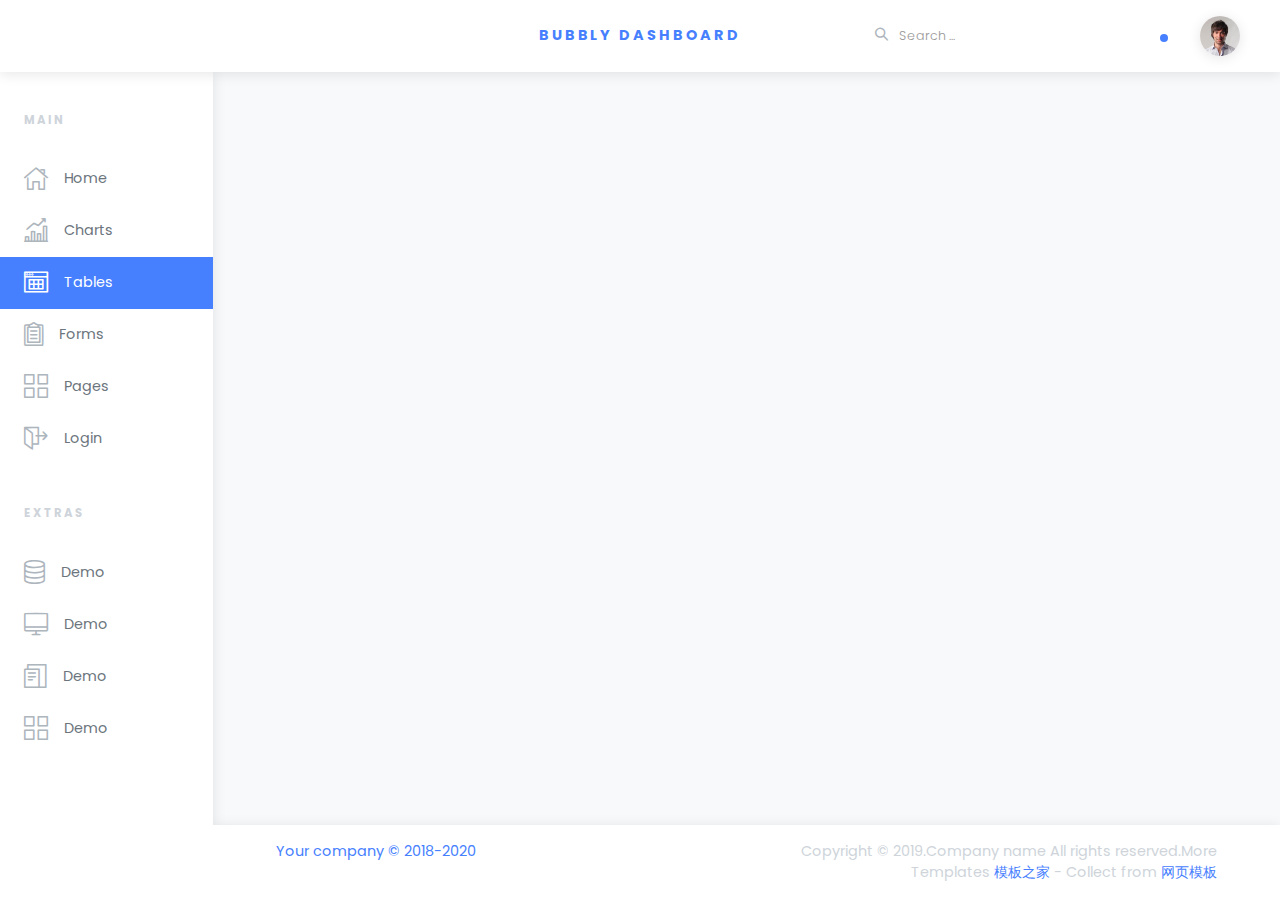
<file: sample-web-view/src/main/webapp/tables.html>
<!DOCTYPE html>
<html>
  <head>
    <meta charset="utf-8">
    <meta http-equiv="X-UA-Compatible" content="IE=edge">
    <title></title>
    <meta name="description" content="">
    <meta name="viewport" content="width=device-width, initial-scale=1">
    <meta name="robots" content="all,follow">
    <!-- Bootstrap CSS-->
    <link rel="stylesheet" href="vendor/bootstrap/css/bootstrap.min.css">
    <!-- Font Awesome CSS-->
    <link rel="stylesheet" href="https://use.fontawesome.com/releases/v5.3.1/css/all.css" integrity="sha384-mzrmE5qonljUremFsqc01SB46JvROS7bZs3IO2EmfFsd15uHvIt+Y8vEf7N7fWAU" crossorigin="anonymous">
    <!-- Google fonts - Popppins for copy-->
    <link rel="stylesheet" href="https://fonts.googleapis.com/css?family=Poppins:300,400,800">
    <!-- orion icons-->
    <link rel="stylesheet" href="css/orionicons.css">
    <!-- theme stylesheet-->
    <link rel="stylesheet" href="css/style.default.css" id="theme-stylesheet">
    <!-- Custom stylesheet - for your changes-->
    <link rel="stylesheet" href="css/custom.css">
    <!-- Favicon-->
    <link rel="shortcut icon" href="img/favicon.png?3">
    <!-- Tweaks for older IEs--><!--[if lt IE 9]>
        <script src="https://oss.maxcdn.com/html5shiv/3.7.3/html5shiv.min.js"></script>
        <script src="https://oss.maxcdn.com/respond/1.4.2/respond.min.js"></script><![endif]-->
  </head>
  <body>
    <!-- navbar-->
    <header class="header">
      <nav class="navbar navbar-expand-lg px-4 py-2 bg-white shadow"><a href="#" class="sidebar-toggler text-gray-500 mr-4 mr-lg-5 lead"><i class="fas fa-align-left"></i></a><a href="index.html" class="navbar-brand font-weight-bold text-uppercase text-base">Bubbly Dashboard</a>
        <ul class="ml-auto d-flex align-items-center list-unstyled mb-0">
          <li class="nav-item">
            <form id="searchForm" class="ml-auto d-none d-lg-block">
              <div class="form-group position-relative mb-0">
                <button type="submit" style="top: -3px; left: 0;" class="position-absolute bg-white border-0 p-0"><i class="o-search-magnify-1 text-gray text-lg"></i></button>
                <input type="search" placeholder="Search ..." class="form-control form-control-sm border-0 no-shadow pl-4">
              </div>
            </form>
          </li>
          <li class="nav-item dropdown mr-3"><a id="notifications" href="http://example.com" data-toggle="dropdown" aria-haspopup="true" aria-expanded="false" class="nav-link dropdown-toggle text-gray-400 px-1"><i class="fa fa-bell"></i><span class="notification-icon"></span></a>
            <div aria-labelledby="notifications" class="dropdown-menu"><a href="#" class="dropdown-item">
                <div class="d-flex align-items-center">
                  <div class="icon icon-sm bg-violet text-white"><i class="fab fa-twitter"></i></div>
                  <div class="text ml-2">
                    <p class="mb-0">You have 2 followers</p>
                  </div>
                </div></a><a href="#" class="dropdown-item"> 
                <div class="d-flex align-items-center">
                  <div class="icon icon-sm bg-green text-white"><i class="fas fa-envelope"></i></div>
                  <div class="text ml-2">
                    <p class="mb-0">You have 6 new messages</p>
                  </div>
                </div></a><a href="#" class="dropdown-item">
                <div class="d-flex align-items-center">
                  <div class="icon icon-sm bg-blue text-white"><i class="fas fa-upload"></i></div>
                  <div class="text ml-2">
                    <p class="mb-0">Server rebooted</p>
                  </div>
                </div></a><a href="#" class="dropdown-item">
                <div class="d-flex align-items-center">
                  <div class="icon icon-sm bg-violet text-white"><i class="fab fa-twitter"></i></div>
                  <div class="text ml-2">
                    <p class="mb-0">You have 2 followers</p>
                  </div>
                </div></a>
              <div class="dropdown-divider"></div><a href="#" class="dropdown-item text-center"><small class="font-weight-bold headings-font-family text-uppercase">View all notifications</small></a>
            </div>
          </li>
          <li class="nav-item dropdown ml-auto"><a id="userInfo" href="http://example.com" data-toggle="dropdown" aria-haspopup="true" aria-expanded="false" class="nav-link dropdown-toggle"><img src="img/avatar-6.jpg" alt="Jason Doe" style="max-width: 2.5rem;" class="img-fluid rounded-circle shadow"></a>
            <div aria-labelledby="userInfo" class="dropdown-menu"><a href="#" class="dropdown-item"><strong class="d-block text-uppercase headings-font-family">Mark Stephen</strong><small>Web Developer</small></a>
              <div class="dropdown-divider"></div><a href="#" class="dropdown-item">Settings</a><a href="#" class="dropdown-item">Activity log       </a>
              <div class="dropdown-divider"></div><a href="login.html" class="dropdown-item">Logout</a>
            </div>
          </li>
        </ul>
      </nav>
    </header>
    <div class="d-flex align-items-stretch">
      <div id="sidebar" class="sidebar py-3">
        <div class="text-gray-400 text-uppercase px-3 px-lg-4 py-4 font-weight-bold small headings-font-family">MAIN</div>
        <ul class="sidebar-menu list-unstyled">
              <li class="sidebar-list-item"><a href="index.html" class="sidebar-link text-muted"><i class="o-home-1 mr-3 text-gray"></i><span>Home</span></a></li>
              <li class="sidebar-list-item"><a href="charts.html" class="sidebar-link text-muted"><i class="o-sales-up-1 mr-3 text-gray"></i><span>Charts</span></a></li>
              <li class="sidebar-list-item"><a href="tables.html" class="sidebar-link text-muted active"><i class="o-table-content-1 mr-3 text-gray"></i><span>Tables</span></a></li>
              <li class="sidebar-list-item"><a href="forms.html" class="sidebar-link text-muted"><i class="o-survey-1 mr-3 text-gray"></i><span>Forms</span></a></li>
          <li class="sidebar-list-item"><a href="#" data-toggle="collapse" data-target="#pages" aria-expanded="false" aria-controls="pages" class="sidebar-link text-muted"><i class="o-wireframe-1 mr-3 text-gray"></i><span>Pages</span></a>
            <div id="pages" class="collapse">
              <ul class="sidebar-menu list-unstyled border-left border-primary border-thick">
                <li class="sidebar-list-item"><a href="#" class="sidebar-link text-muted pl-lg-5">Page one</a></li>
                <li class="sidebar-list-item"><a href="#" class="sidebar-link text-muted pl-lg-5">Page two</a></li>
                <li class="sidebar-list-item"><a href="#" class="sidebar-link text-muted pl-lg-5">Page three</a></li>
                <li class="sidebar-list-item"><a href="#" class="sidebar-link text-muted pl-lg-5">Page four</a></li>
              </ul>
            </div>
          </li>
              <li class="sidebar-list-item"><a href="login.html" class="sidebar-link text-muted"><i class="o-exit-1 mr-3 text-gray"></i><span>Login</span></a></li>
        </ul>
        <div class="text-gray-400 text-uppercase px-3 px-lg-4 py-4 font-weight-bold small headings-font-family">EXTRAS</div>
        <ul class="sidebar-menu list-unstyled">
              <li class="sidebar-list-item"><a href="#" class="sidebar-link text-muted"><i class="o-database-1 mr-3 text-gray"></i><span>Demo</span></a></li>
              <li class="sidebar-list-item"><a href="#" class="sidebar-link text-muted"><i class="o-imac-screen-1 mr-3 text-gray"></i><span>Demo</span></a></li>
              <li class="sidebar-list-item"><a href="#" class="sidebar-link text-muted"><i class="o-paperwork-1 mr-3 text-gray"></i><span>Demo</span></a></li>
              <li class="sidebar-list-item"><a href="#" class="sidebar-link text-muted"><i class="o-wireframe-1 mr-3 text-gray"></i><span>Demo</span></a></li>
        </ul>
      </div>
      <div class="page-holder w-100 d-flex flex-wrap">
        
        <footer class="footer bg-white shadow align-self-end py-3 px-xl-5 w-100">
          <div class="container-fluid">
            <div class="row">
              <div class="col-md-6 text-center text-md-left text-primary">
                <p class="mb-2 mb-md-0">Your company &copy; 2018-2020</p>
              </div>
              <div class="col-md-6 text-center text-md-right text-gray-400">
                <p class="mb-0">Copyright &copy; 2019.Company name All rights reserved.More Templates <a href="http://www.cssmoban.com/" target="_blank" title="模板之家">模板之家</a> - Collect from <a href="http://www.cssmoban.com/" title="网页模板" target="_blank">网页模板</a></p>
                <!-- Please do not remove the backlink to us unless you support further theme's development at https://bootstrapious.com/donate. It is part of the license conditions. Thank you for understanding :)-->
              </div>
            </div>
          </div>
        </footer>
      </div>
    </div>
    <!-- JavaScript files-->
    <script src="vendor/jquery/jquery.min.js"></script>
    <script src="vendor/popper.js/umd/popper.min.js"> </script>
    <script src="vendor/bootstrap/js/bootstrap.min.js"></script>
    <script src="vendor/jquery.cookie/jquery.cookie.js"> </script>
    <script src="vendor/chart.js/Chart.min.js"></script>
    <script src="js/js.cookie.min.js"></script>
    <script src="js/charts-home.js"></script>
    <script src="js/front.js"></script>
  </body>
</html>
</file>
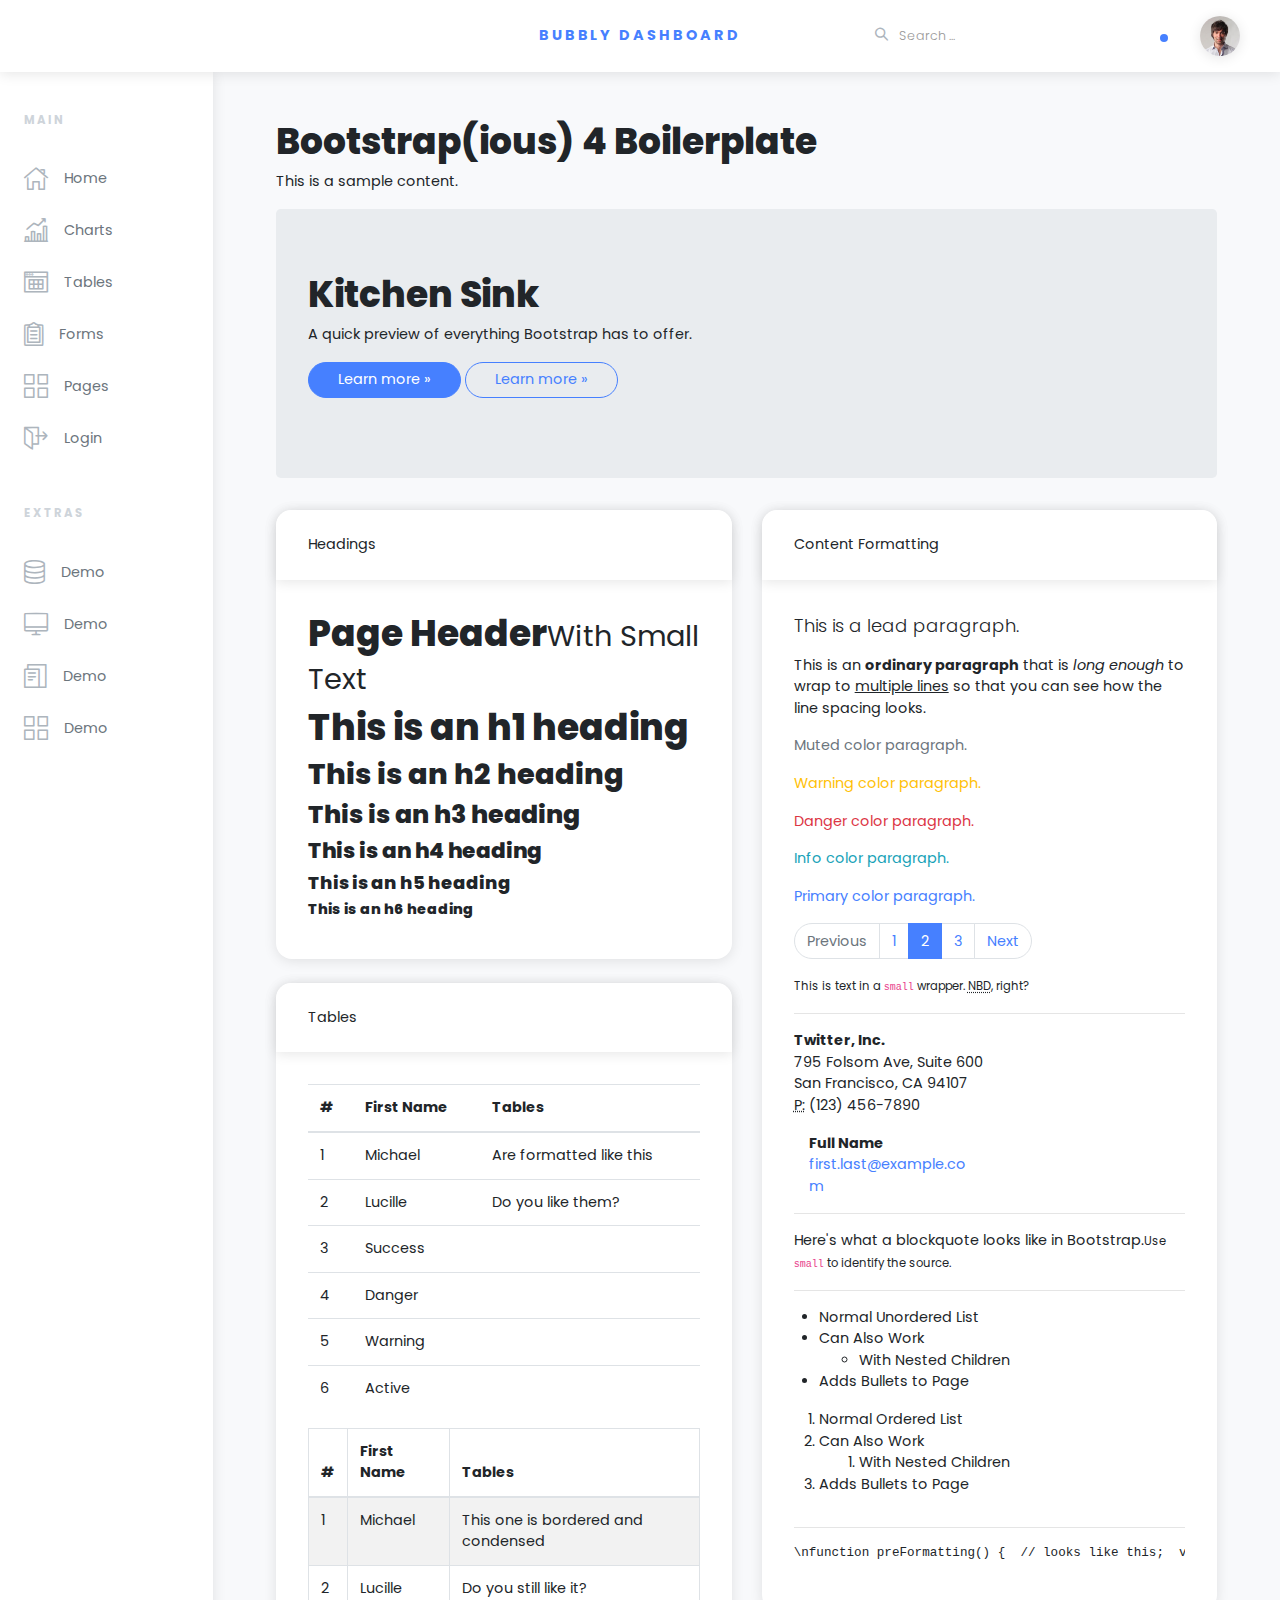
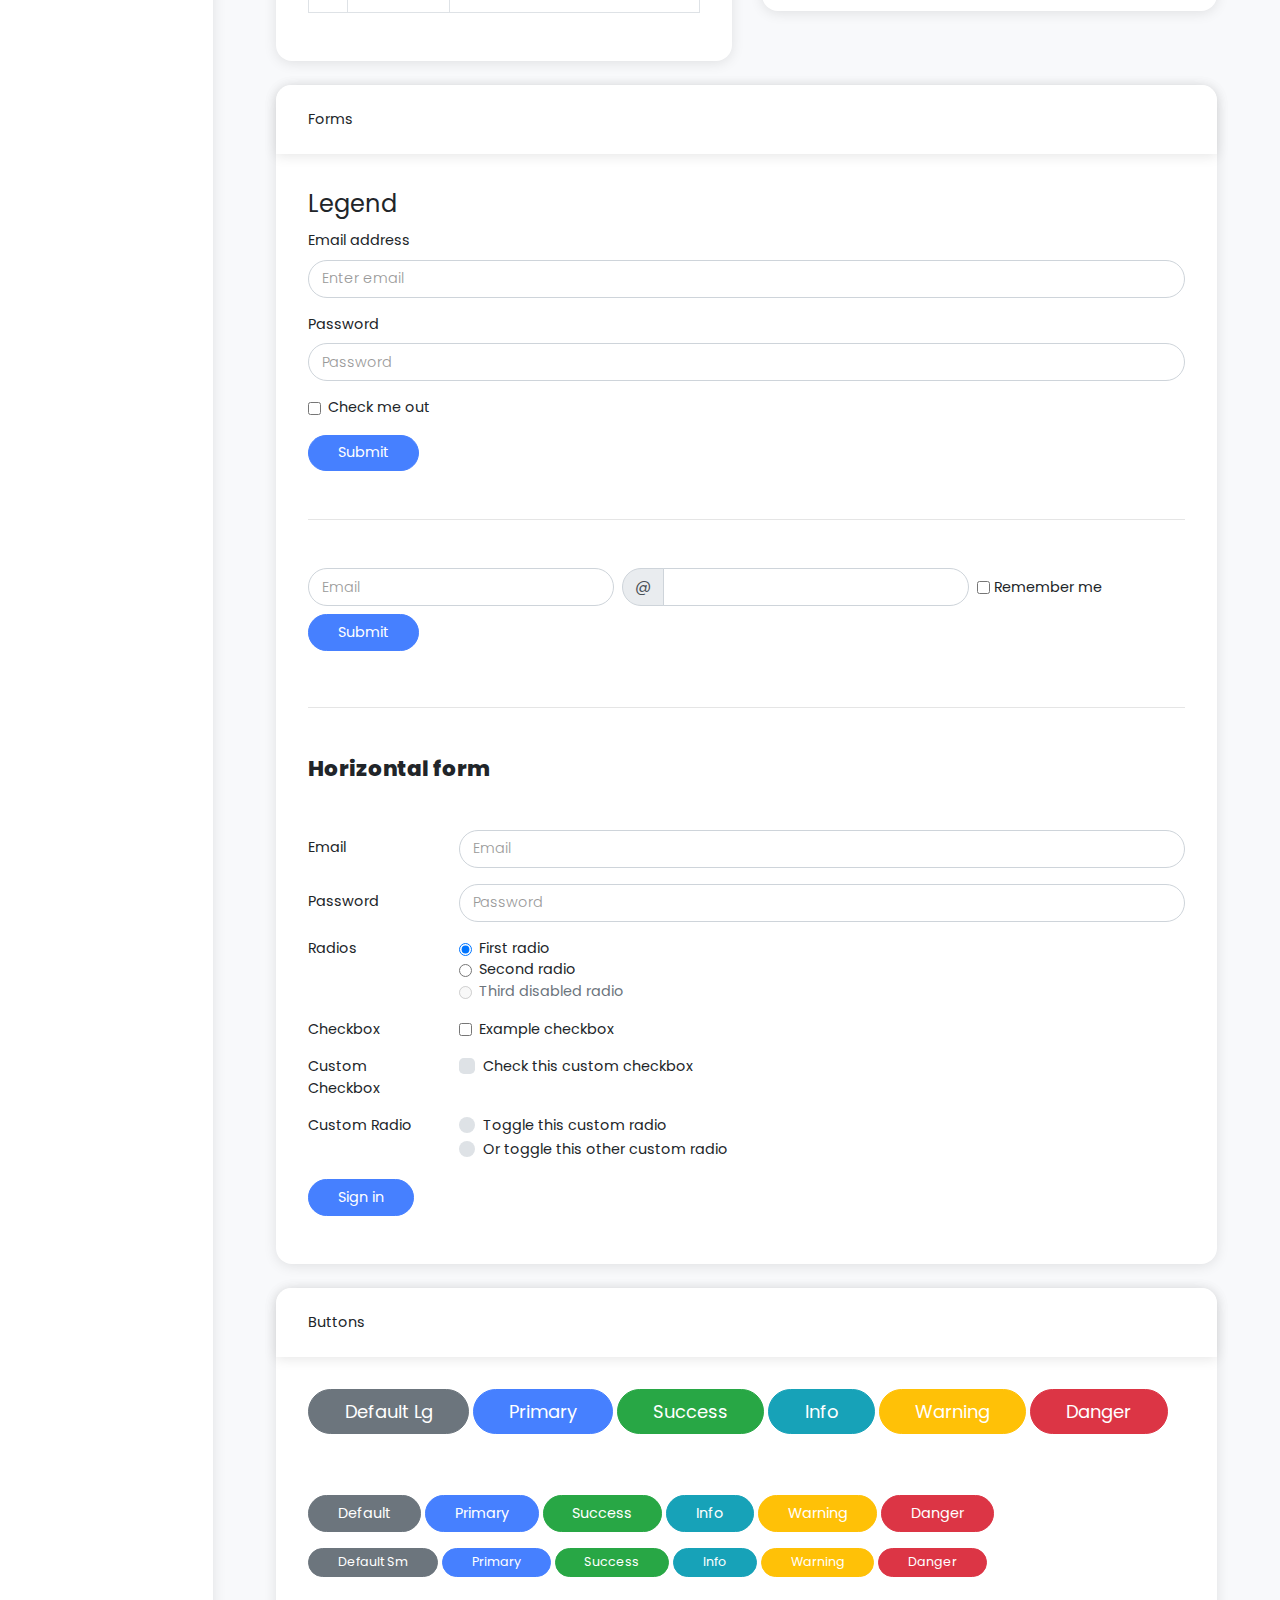
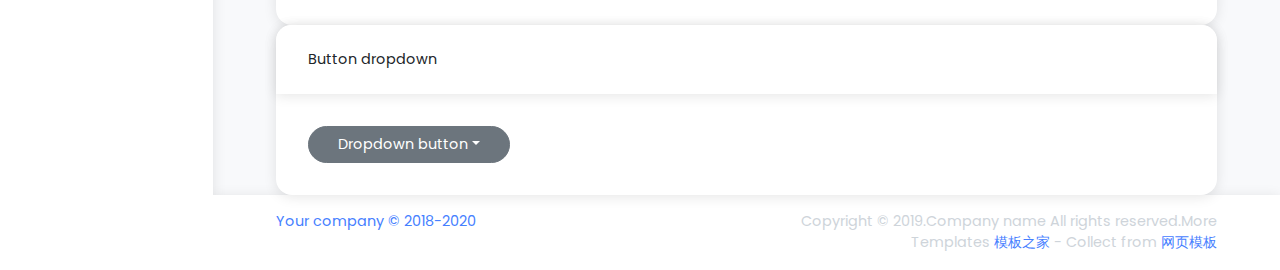
<file: sample-web-view/src/main/webapp/test.html>
<!DOCTYPE html>
<html>
  <head>
    <meta charset="utf-8">
    <meta http-equiv="X-UA-Compatible" content="IE=edge">
    <title></title>
    <meta name="description" content="">
    <meta name="viewport" content="width=device-width, initial-scale=1">
    <meta name="robots" content="all,follow">
    <!-- Bootstrap CSS-->
    <link rel="stylesheet" href="vendor/bootstrap/css/bootstrap.min.css">
    <!-- Font Awesome CSS-->
    <link rel="stylesheet" href="https://use.fontawesome.com/releases/v5.3.1/css/all.css" integrity="sha384-mzrmE5qonljUremFsqc01SB46JvROS7bZs3IO2EmfFsd15uHvIt+Y8vEf7N7fWAU" crossorigin="anonymous">
    <!-- Google fonts - Popppins for copy-->
    <link rel="stylesheet" href="https://fonts.googleapis.com/css?family=Poppins:300,400,800">
    <!-- orion icons-->
    <link rel="stylesheet" href="css/orionicons.css">
    <!-- theme stylesheet-->
    <link rel="stylesheet" href="css/style.default.css" id="theme-stylesheet">
    <!-- Custom stylesheet - for your changes-->
    <link rel="stylesheet" href="css/custom.css">
    <!-- Favicon-->
    <link rel="shortcut icon" href="img/favicon.png?3">
    <!-- Tweaks for older IEs--><!--[if lt IE 9]>
        <script src="https://oss.maxcdn.com/html5shiv/3.7.3/html5shiv.min.js"></script>
        <script src="https://oss.maxcdn.com/respond/1.4.2/respond.min.js"></script><![endif]-->
  </head>
  <body>
    <!-- navbar-->
    <header class="header">
      <nav class="navbar navbar-expand-lg px-4 py-2 bg-white shadow"><a href="#" class="sidebar-toggler text-gray-500 mr-4 mr-lg-5 lead"><i class="fas fa-align-left"></i></a><a href="index.html" class="navbar-brand font-weight-bold text-uppercase text-base">Bubbly Dashboard</a>
        <ul class="ml-auto d-flex align-items-center list-unstyled mb-0">
          <li class="nav-item">
            <form id="searchForm" class="ml-auto d-none d-lg-block">
              <div class="form-group position-relative mb-0">
                <button type="submit" style="top: -3px; left: 0;" class="position-absolute bg-white border-0 p-0"><i class="o-search-magnify-1 text-gray text-lg"></i></button>
                <input type="search" placeholder="Search ..." class="form-control form-control-sm border-0 no-shadow pl-4">
              </div>
            </form>
          </li>
          <li class="nav-item dropdown mr-3"><a id="notifications" href="http://example.com" data-toggle="dropdown" aria-haspopup="true" aria-expanded="false" class="nav-link dropdown-toggle text-gray-400 px-1"><i class="fa fa-bell"></i><span class="notification-icon"></span></a>
            <div aria-labelledby="notifications" class="dropdown-menu"><a href="#" class="dropdown-item">
                <div class="d-flex align-items-center">
                  <div class="icon icon-sm bg-violet text-white"><i class="fab fa-twitter"></i></div>
                  <div class="text ml-2">
                    <p class="mb-0">You have 2 followers</p>
                  </div>
                </div></a><a href="#" class="dropdown-item"> 
                <div class="d-flex align-items-center">
                  <div class="icon icon-sm bg-green text-white"><i class="fas fa-envelope"></i></div>
                  <div class="text ml-2">
                    <p class="mb-0">You have 6 new messages</p>
                  </div>
                </div></a><a href="#" class="dropdown-item">
                <div class="d-flex align-items-center">
                  <div class="icon icon-sm bg-blue text-white"><i class="fas fa-upload"></i></div>
                  <div class="text ml-2">
                    <p class="mb-0">Server rebooted</p>
                  </div>
                </div></a><a href="#" class="dropdown-item">
                <div class="d-flex align-items-center">
                  <div class="icon icon-sm bg-violet text-white"><i class="fab fa-twitter"></i></div>
                  <div class="text ml-2">
                    <p class="mb-0">You have 2 followers</p>
                  </div>
                </div></a>
              <div class="dropdown-divider"></div><a href="#" class="dropdown-item text-center"><small class="font-weight-bold headings-font-family text-uppercase">View all notifications</small></a>
            </div>
          </li>
          <li class="nav-item dropdown ml-auto"><a id="userInfo" href="http://example.com" data-toggle="dropdown" aria-haspopup="true" aria-expanded="false" class="nav-link dropdown-toggle"><img src="img/avatar-6.jpg" alt="Jason Doe" style="max-width: 2.5rem;" class="img-fluid rounded-circle shadow"></a>
            <div aria-labelledby="userInfo" class="dropdown-menu"><a href="#" class="dropdown-item"><strong class="d-block text-uppercase headings-font-family">Mark Stephen</strong><small>Web Developer</small></a>
              <div class="dropdown-divider"></div><a href="#" class="dropdown-item">Settings</a><a href="#" class="dropdown-item">Activity log       </a>
              <div class="dropdown-divider"></div><a href="login.html" class="dropdown-item">Logout</a>
            </div>
          </li>
        </ul>
      </nav>
    </header>
    <div class="d-flex align-items-stretch">
      <div id="sidebar" class="sidebar py-3">
        <div class="text-gray-400 text-uppercase px-3 px-lg-4 py-4 font-weight-bold small headings-font-family">MAIN</div>
        <ul class="sidebar-menu list-unstyled">
              <li class="sidebar-list-item"><a href="index.html" class="sidebar-link text-muted"><i class="o-home-1 mr-3 text-gray"></i><span>Home</span></a></li>
              <li class="sidebar-list-item"><a href="charts.html" class="sidebar-link text-muted"><i class="o-sales-up-1 mr-3 text-gray"></i><span>Charts</span></a></li>
              <li class="sidebar-list-item"><a href="tables.html" class="sidebar-link text-muted"><i class="o-table-content-1 mr-3 text-gray"></i><span>Tables</span></a></li>
              <li class="sidebar-list-item"><a href="forms.html" class="sidebar-link text-muted"><i class="o-survey-1 mr-3 text-gray"></i><span>Forms</span></a></li>
          <li class="sidebar-list-item"><a href="#" data-toggle="collapse" data-target="#pages" aria-expanded="false" aria-controls="pages" class="sidebar-link text-muted"><i class="o-wireframe-1 mr-3 text-gray"></i><span>Pages</span></a>
            <div id="pages" class="collapse">
              <ul class="sidebar-menu list-unstyled border-left border-primary border-thick">
                <li class="sidebar-list-item"><a href="#" class="sidebar-link text-muted pl-lg-5">Page one</a></li>
                <li class="sidebar-list-item"><a href="#" class="sidebar-link text-muted pl-lg-5">Page two</a></li>
                <li class="sidebar-list-item"><a href="#" class="sidebar-link text-muted pl-lg-5">Page three</a></li>
                <li class="sidebar-list-item"><a href="#" class="sidebar-link text-muted pl-lg-5">Page four</a></li>
              </ul>
            </div>
          </li>
              <li class="sidebar-list-item"><a href="login.html" class="sidebar-link text-muted"><i class="o-exit-1 mr-3 text-gray"></i><span>Login</span></a></li>
        </ul>
        <div class="text-gray-400 text-uppercase px-3 px-lg-4 py-4 font-weight-bold small headings-font-family">EXTRAS</div>
        <ul class="sidebar-menu list-unstyled">
              <li class="sidebar-list-item"><a href="#" class="sidebar-link text-muted"><i class="o-database-1 mr-3 text-gray"></i><span>Demo</span></a></li>
              <li class="sidebar-list-item"><a href="#" class="sidebar-link text-muted"><i class="o-imac-screen-1 mr-3 text-gray"></i><span>Demo</span></a></li>
              <li class="sidebar-list-item"><a href="#" class="sidebar-link text-muted"><i class="o-paperwork-1 mr-3 text-gray"></i><span>Demo</span></a></li>
              <li class="sidebar-list-item"><a href="#" class="sidebar-link text-muted"><i class="o-wireframe-1 mr-3 text-gray"></i><span>Demo</span></a></li>
        </ul>
      </div>
      <div class="page-holder w-100 d-flex flex-wrap">
        <div class="container-fluid px-xl-5">
          <div class="container">
            <h1 class="mt-5">Bootstrap(ious) 4 Boilerplate</h1>
            <p>This is a sample content.</p>
          </div>
          <div class="container">
            <div class="jumbotron">
              <h1>Kitchen Sink</h1>
              <p>A quick preview of everything Bootstrap has to offer.</p>
              <p><a href="#" class="btn btn-primary btn-large">Learn more »</a> <a href="#" class="btn btn-outline-primary btn-large">Learn more »</a></p>
            </div>
            <div class="row">
              <div class="col-lg-6">
                <div id="headings" class="card mb-4">
                  <div class="card-header">Headings</div>
                  <div class="card-body">
                    <h1 class="page-header">Page Header<small>With Small Text</small></h1>
                    <h1>This is an h1 heading</h1>
                    <h2>This is an h2 heading</h2>
                    <h3>This is an h3 heading</h3>
                    <h4>This is an h4 heading</h4>
                    <h5>This is an h5 heading</h5>
                    <h6>This is an h6 heading</h6>
                  </div>
                </div>
                <div id="tables" class="card mb-4">
                  <div class="card-header">Tables</div>
                  <div class="card-body">
                    <table class="table table-hover">
                      <thead>
                        <tr>
                          <th>#</th>
                          <th>First Name</th>
                          <th>Tables</th>
                        </tr>
                      </thead>
                      <tbody>
                        <tr>
                          <td>1</td>
                          <td>Michael</td>
                          <td>Are formatted like this</td>
                        </tr>
                        <tr>
                          <td>2</td>
                          <td>Lucille</td>
                          <td>Do you like them?</td>
                        </tr>
                        <tr class="success">
                          <td>3</td>
                          <td>Success</td>
                          <td></td>
                        </tr>
                        <tr class="danger">
                          <td>4</td>
                          <td>Danger</td>
                          <td></td>
                        </tr>
                        <tr class="warning">
                          <td>5</td>
                          <td>Warning</td>
                          <td></td>
                        </tr>
                        <tr class="active">
                          <td>6</td>
                          <td>Active</td>
                          <td></td>
                        </tr>
                      </tbody>
                    </table>
                    <table class="table table-striped table-bordered table-condensed">
                      <thead>
                        <tr>
                          <th>#</th>
                          <th>First Name</th>
                          <th>Tables</th>
                        </tr>
                      </thead>
                      <tbody>
                        <tr>
                          <td>1</td>
                          <td>Michael</td>
                          <td>This one is bordered and condensed</td>
                        </tr>
                        <tr>
                          <td>2</td>
                          <td>Lucille</td>
                          <td>Do you still like it?</td>
                        </tr>
                      </tbody>
                    </table>
                  </div>
                </div>
              </div>
              <div class="col-lg-6">
                <div id="content-formatting" class="card mb-4">
                  <div class="card-header">Content Formatting</div>
                  <div class="card-body">
                    <p class="lead">This is a lead paragraph.</p>
                    <p>This is an <b>ordinary paragraph</b> that is <i>long enough</i> to wrap to 
                      <u>multiple lines</u> so that you can see how the line spacing looks.
                    </p>
                    <p class="text-muted">Muted color paragraph.</p>
                    <p class="text-warning">Warning color paragraph.</p>
                    <p class="text-danger">Danger color paragraph.</p>
                    <p class="text-info">Info color paragraph.</p>
                    <p class="text-primary">Primary color paragraph.</p>
                    <nav aria-label="...">
                      <ul class="pagination">
                        <li class="page-item disabled"><span class="page-link">Previous</span></li>
                        <li class="page-item"><a href="#" class="page-link">1</a></li>
                        <li class="page-item active"><span class="page-link">2<span class="sr-only">(current)</span></span></li>
                        <li class="page-item"><a href="#" class="page-link">3</a></li>
                        <li class="page-item"><a href="#" class="page-link">Next</a></li>
                      </ul>
                    </nav>
                    <p><small>This is text in a <code>small</code> wrapper. <abbr title="No Big Deal">NBD</abbr>, right?</small></p>
                    <hr>
                    <address><strong>Twitter, Inc.</strong><br> 795 Folsom Ave, Suite 600<br> San Francisco, CA 94107<br><abbr title="Phone">P:</abbr> (123) 456-7890</address>
                    <address class="col-6"><strong>Full Name</strong><br><a href="mailto:#">first.last@example.com</a></address>
                    <hr>
                    <blockquote>Here's what a blockquote looks like in Bootstrap.<small>Use <code>small</code> to identify the source.</small></blockquote>
                    <hr>
                    <div class="row">
                      <div class="col-xs-6">
                        <ul>
                          <li>Normal Unordered List</li>
                          <li>Can Also Work
                            <ul>
                              <li>With Nested Children</li>
                            </ul>
                          </li>
                          <li>Adds Bullets to Page</li>
                        </ul>
                      </div>
                      <div class="col-xs-6">
                        <ol>
                          <li>Normal Ordered List</li>
                          <li>Can Also Work
                            <ol>
                              <li>With Nested Children</li>
                            </ol>
                          </li>
                          <li>Adds Bullets to Page</li>
                        </ol>
                      </div>
                    </div>
                    <hr>
                    <pre>\nfunction preFormatting() {  // looks like this;  var something = somethingElse;  return true;}                        </pre>
                  </div>
                </div>
              </div>
            </div>
            <div id="forms" class="card mb-4">
              <div class="card-header">Forms</div>
              <div class="card-body">
                <form>
                  <fieldset>
                    <legend>Legend</legend>
                    <div class="form-group">
                      <label for="exampleInputEmail">Email address</label>
                      <input id="exampleInputEmail" type="text" placeholder="Enter email" class="form-control">
                    </div>
                    <div class="form-group">
                      <label for="exampleInputPassword">Password</label>
                      <input id="exampleInputPassword" type="password" placeholder="Password" class="form-control">
                    </div>
                    <div class="form-check form-group">
                      <input id="checkbox-1" type="checkbox" class="form-check-input">
                      <label for="checkbox-1" class="form-check-label">Check me out</label>
                    </div>
                    <button type="submit" class="btn btn-primary">Submit</button>
                  </fieldset>
                </form>
                <hr class="my-5">
                <form class="form-inline">
                  <input type="text" placeholder="Email" class="form-control mb-2 mr-sm-2">
                  <label for="inlineFormInputGroupUsername2" class="sr-only">Username</label>
                  <div class="input-group mb-2 mr-sm-2">
                    <div class="input-group-prepend">
                      <div class="input-group-text">@</div>
                    </div>
                    <input id="inlineFormInputGroupUsername2" type="text" class="form-control">
                  </div>
                  <div class="form-check mb-2 mr-sm-2">
                    <input id="inlineFormCheck" type="checkbox" class="form-check-input">
                    <label for="inlineFormCheck" class="form-check-label">Remember me</label>
                  </div>
                  <button type="submit" class="btn btn-primary mb-2">Submit</button>
                </form>
                <hr class="my-5">
                <h4 class="mb-5">Horizontal form</h4>
                <form>
                  <div class="form-group row">
                    <label for="inputEmail3" class="col-sm-2 col-form-label">Email</label>
                    <div class="col-sm-10">
                      <input id="inputEmail3" type="email" placeholder="Email" class="form-control">
                    </div>
                  </div>
                  <div class="form-group row">
                    <label for="inputPassword3" class="col-sm-2 col-form-label">Password</label>
                    <div class="col-sm-10">
                      <input id="inputPassword3" type="password" placeholder="Password" class="form-control">
                    </div>
                  </div>
                  <fieldset class="form-group">
                    <div class="row">
                      <legend class="col-form-label col-sm-2 pt-0">Radios</legend>
                      <div class="col-sm-10">
                        <div class="form-check">
                          <input id="gridRadios1" type="radio" name="gridRadios" value="option1" checked="" class="form-check-input">
                          <label for="gridRadios1" class="form-check-label">First radio</label>
                        </div>
                        <div class="form-check">
                          <input id="gridRadios2" type="radio" name="gridRadios" value="option2" class="form-check-input">
                          <label for="gridRadios2" class="form-check-label">Second radio</label>
                        </div>
                        <div class="form-check disabled">
                          <input id="gridRadios3" type="radio" name="gridRadios" value="option3" disabled="" class="form-check-input">
                          <label for="gridRadios3" class="form-check-label">Third disabled radio</label>
                        </div>
                      </div>
                    </div>
                  </fieldset>
                  <div class="form-group row">
                    <div class="col-sm-2">Checkbox</div>
                    <div class="col-sm-10">
                      <div class="form-check">
                        <input id="gridCheck1" type="checkbox" class="form-check-input">
                        <label for="gridCheck1" class="form-check-label">Example checkbox</label>
                      </div>
                    </div>
                  </div>
                  <div class="form-group row">                                   
                    <div class="col-sm-2">Custom Checkbox</div>
                    <div class="col-sm-10">
                      <div class="custom-control custom-checkbox">
                        <input id="customCheck1" type="checkbox" class="custom-control-input">
                        <label for="customCheck1" class="custom-control-label">Check this custom checkbox</label>
                      </div>
                    </div>
                  </div>
                  <div class="form-group row">                                   
                    <div class="col-sm-2">Custom Radio</div>
                    <div class="col-sm-10">
                      <div class="custom-control custom-radio">
                        <input id="customRadio1" type="radio" name="customRadio" class="custom-control-input">
                        <label for="customRadio1" class="custom-control-label">Toggle this custom radio</label>
                      </div>
                      <div class="custom-control custom-radio">
                        <input id="customRadio2" type="radio" name="customRadio" class="custom-control-input">
                        <label for="customRadio2" class="custom-control-label">Or toggle this other custom radio</label>
                      </div>
                    </div>
                  </div>
                  <div class="form-group row">
                    <div class="col-sm-10">
                      <button type="submit" class="btn btn-primary">Sign in</button>
                    </div>
                  </div>
                </form>
              </div>
            </div>
            <div id="buttons" class="card">
              <div class="card-header">Buttons</div>
              <div class="card-body">
                <p>
                  <button type="button" class="btn btn-lg btn-secondary">Default Lg</button>
                  <button type="button" class="btn btn-lg btn-primary">Primary</button>
                  <button type="button" class="btn btn-lg btn-success">Success</button>
                  <button type="button" class="btn btn-lg btn-info">Info</button>
                  <button type="button" class="btn btn-lg btn-warning">Warning</button>
                  <button type="button" class="btn btn-lg btn-danger">Danger</button>
                  <button type="button" class="btn btn-lg btn-link">Link</button>
                </p>
                <p>
                  <button type="button" class="btn btn-secondary">Default </button>
                  <button type="button" class="btn btn-primary">Primary</button>
                  <button type="button" class="btn btn-success">Success</button>
                  <button type="button" class="btn btn-info">Info</button>
                  <button type="button" class="btn btn-warning">Warning</button>
                  <button type="button" class="btn btn-danger">Danger</button>
                  <button type="button" class="btn btn-link">Link</button>
                </p>
                <p>
                  <button type="button" class="btn btn-sm btn-secondary">Default Sm</button>
                  <button type="button" class="btn btn-sm btn-primary">Primary</button>
                  <button type="button" class="btn btn-sm btn-success">Success</button>
                  <button type="button" class="btn btn-sm btn-info">Info</button>
                  <button type="button" class="btn btn-sm btn-warning">Warning</button>
                  <button type="button" class="btn btn-sm btn-danger">Danger</button>
                  <button type="button" class="btn btn-sm btn-link">Link</button>
                </p>
              </div>
            </div>
            <div class="card">
              <div class="card-header">Button dropdown</div>
              <div class="card-body">
                <div class="dropdown">
                  <button id="dropdownMenuButton" type="button" data-toggle="dropdown" aria-haspopup="true" aria-expanded="false" class="btn btn-secondary dropdown-toggle">Dropdown button</button>
                  <div aria-labelledby="dropdownMenuButton" class="dropdown-menu"><a href="#" class="dropdown-item">Action</a><a href="#" class="dropdown-item">Another action</a><a href="#" class="dropdown-item">Something else here</a></div>
                </div>
              </div>
            </div>
          </div>
        </div>
        <footer class="footer bg-white shadow align-self-end py-3 px-xl-5 w-100">
          <div class="container-fluid">
            <div class="row">
              <div class="col-md-6 text-center text-md-left text-primary">
                <p class="mb-2 mb-md-0">Your company &copy; 2018-2020</p>
              </div>
              <div class="col-md-6 text-center text-md-right text-gray-400">
                <p class="mb-0">Copyright &copy; 2019.Company name All rights reserved.More Templates <a href="http://www.cssmoban.com/" target="_blank" title="模板之家">模板之家</a> - Collect from <a href="http://www.cssmoban.com/" title="网页模板" target="_blank">网页模板</a></p>
                <!-- Please do not remove the backlink to us unless you support further theme's development at https://bootstrapious.com/donate. It is part of the license conditions. Thank you for understanding :)-->
              </div>
            </div>
          </div>
        </footer>
      </div>
    </div>
    <!-- JavaScript files-->
    <script src="vendor/jquery/jquery.min.js"></script>
    <script src="vendor/popper.js/umd/popper.min.js"> </script>
    <script src="vendor/bootstrap/js/bootstrap.min.js"></script>
    <script src="vendor/jquery.cookie/jquery.cookie.js"> </script>
    <script src="vendor/chart.js/Chart.min.js"></script>
    <script src="js/js.cookie.min.js"></script>
    <script src="js/front.js"></script>
  </body>
</html>
</file>
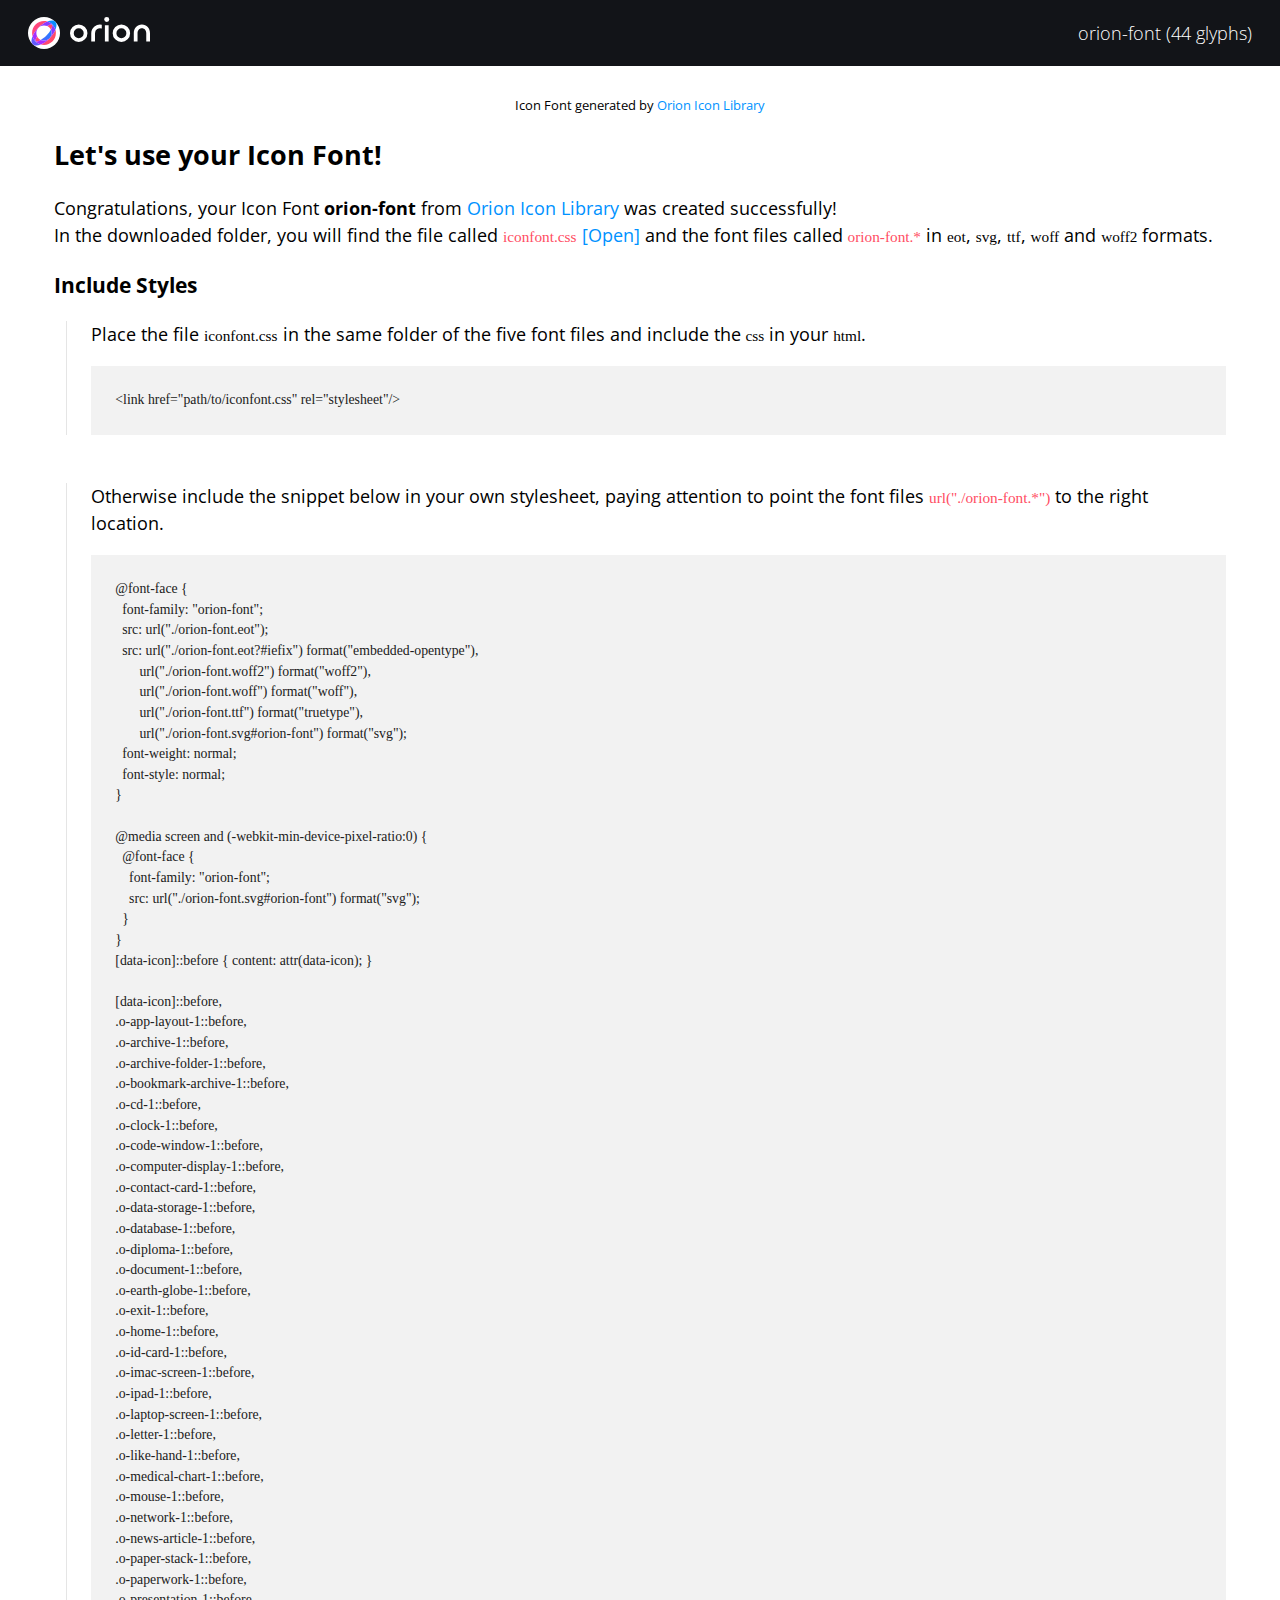
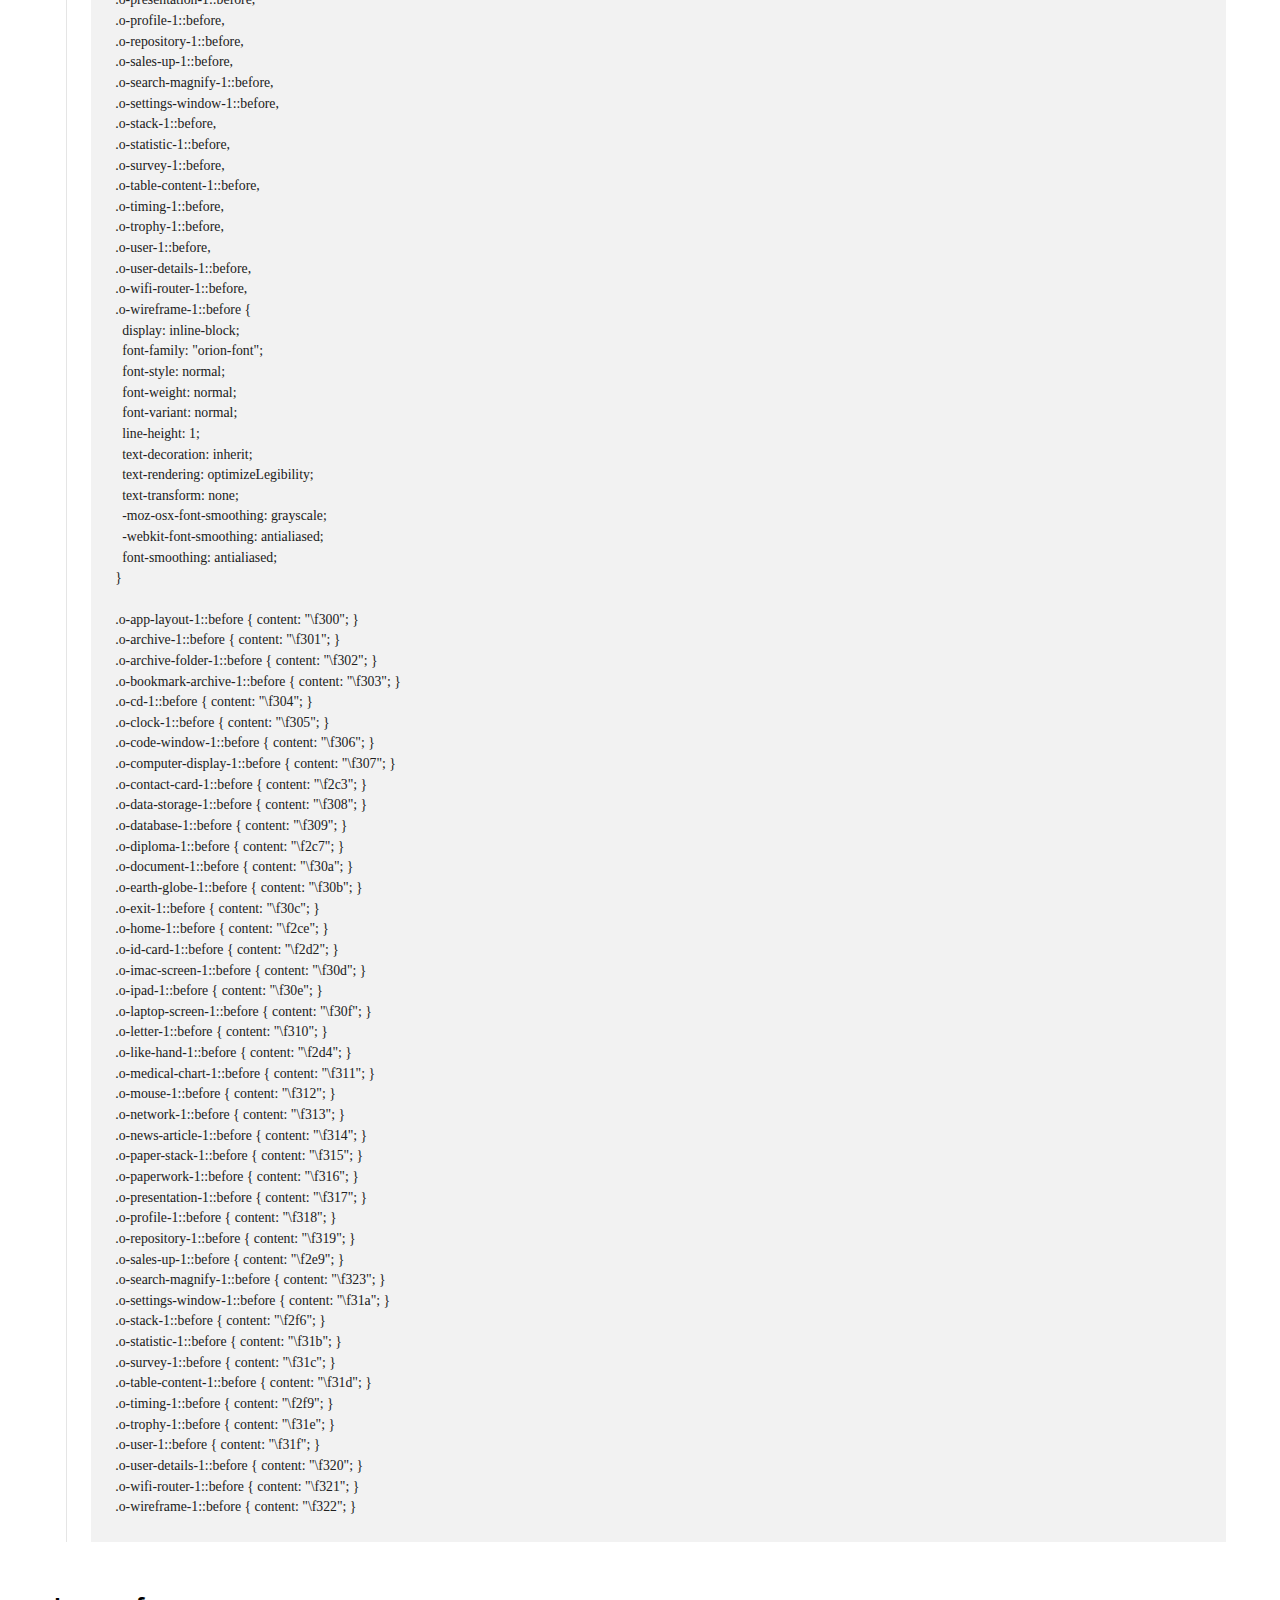
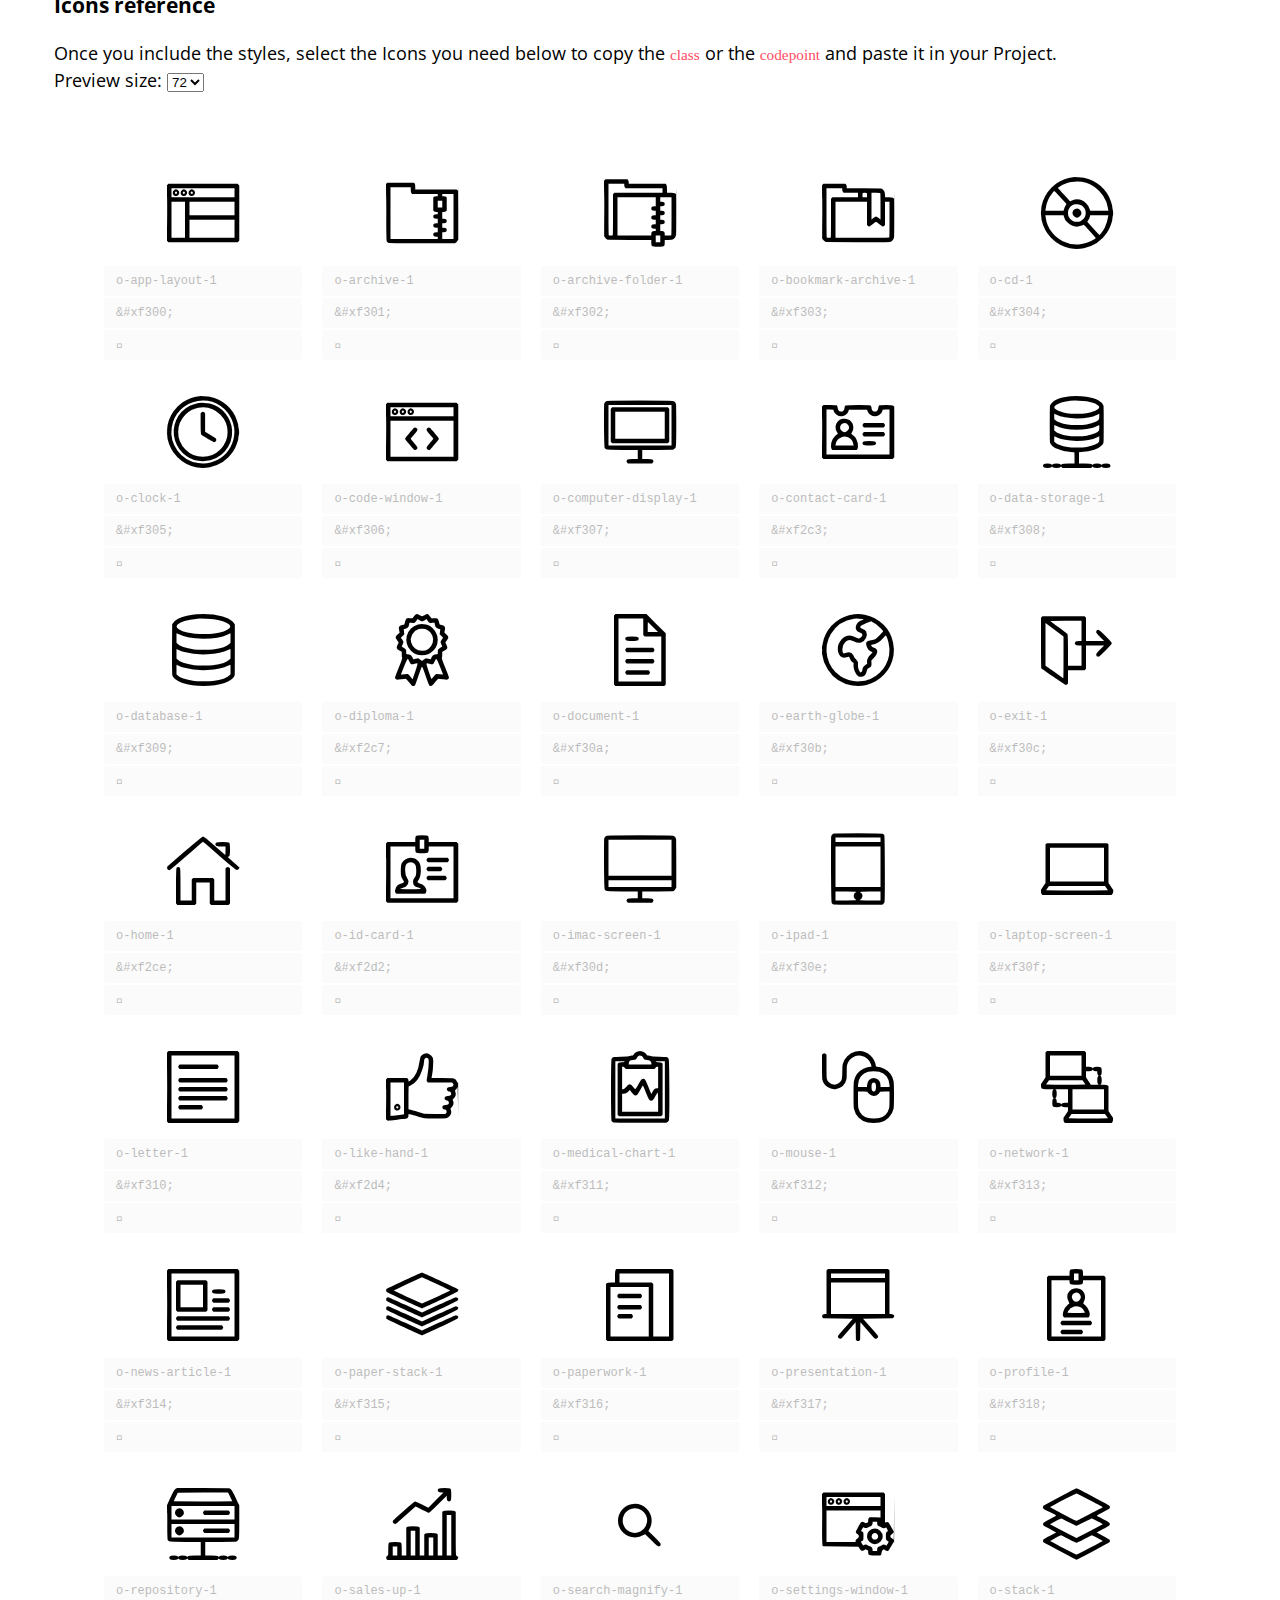
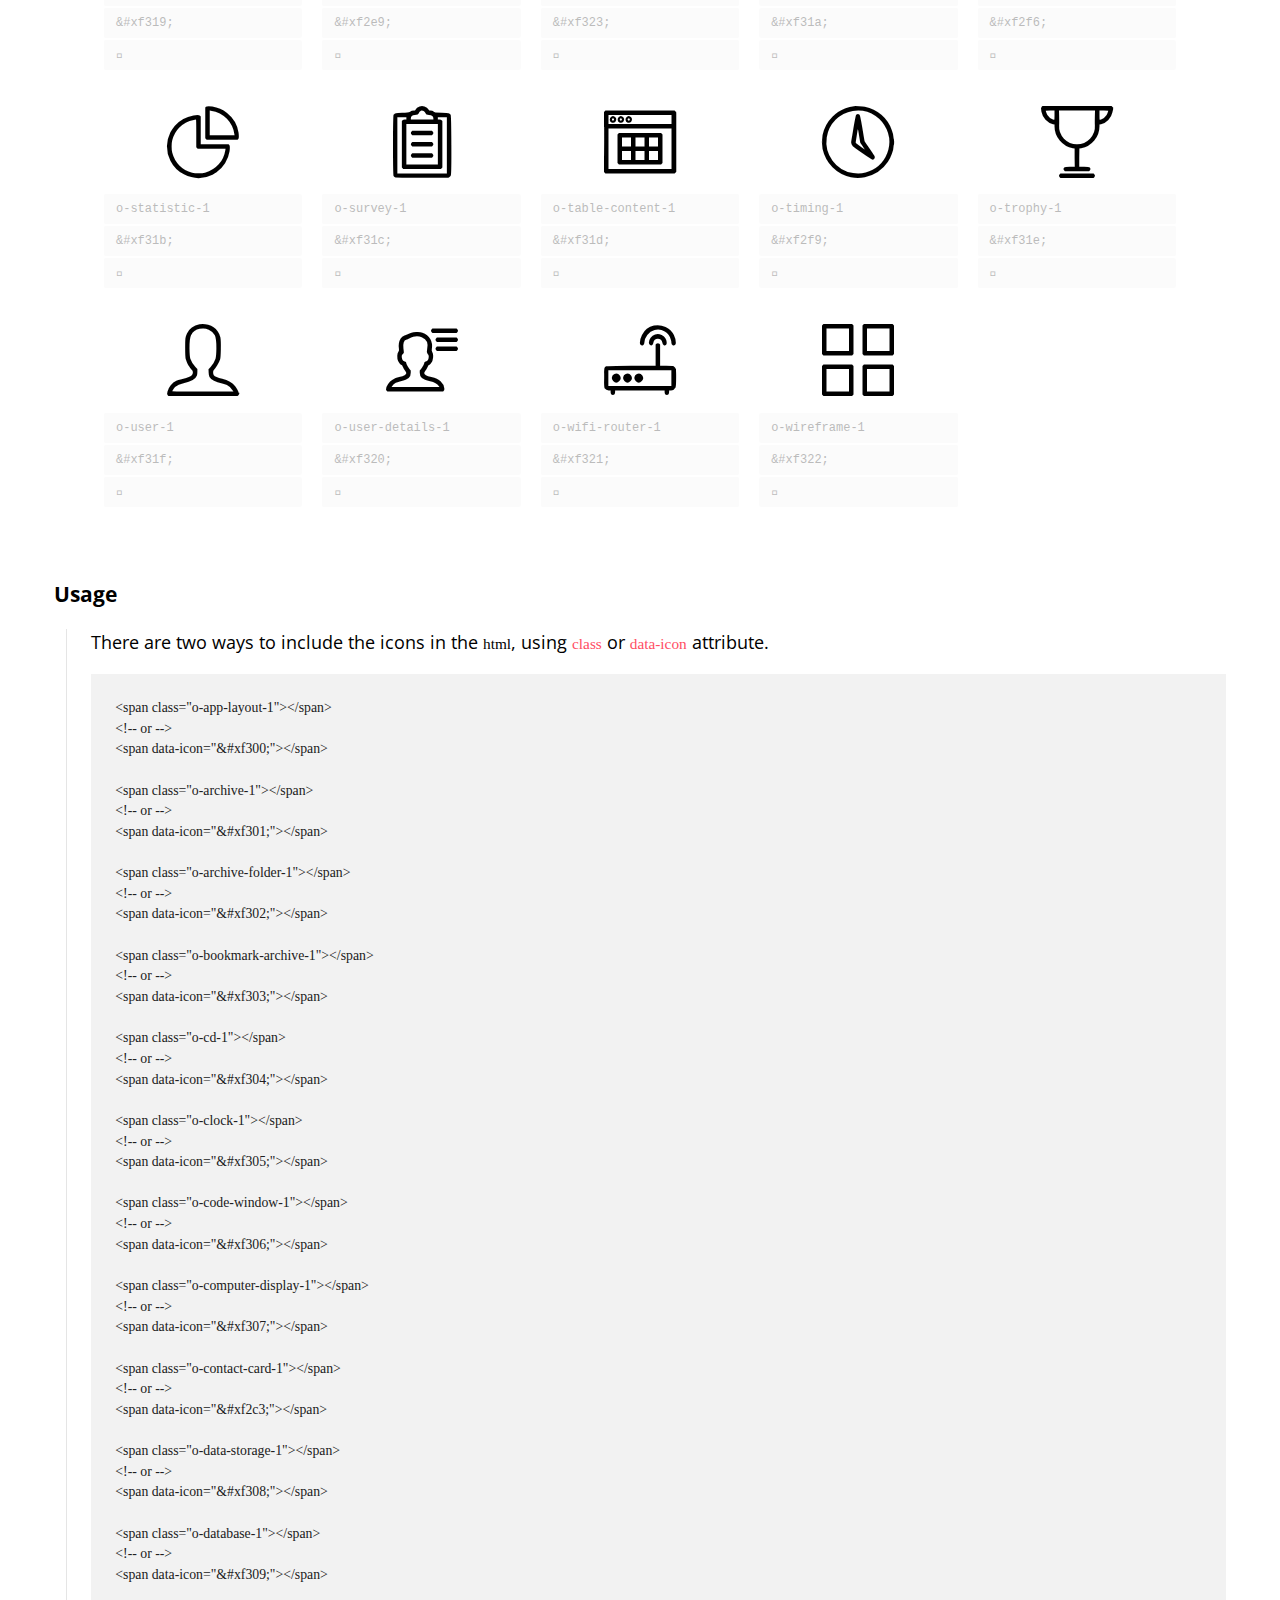
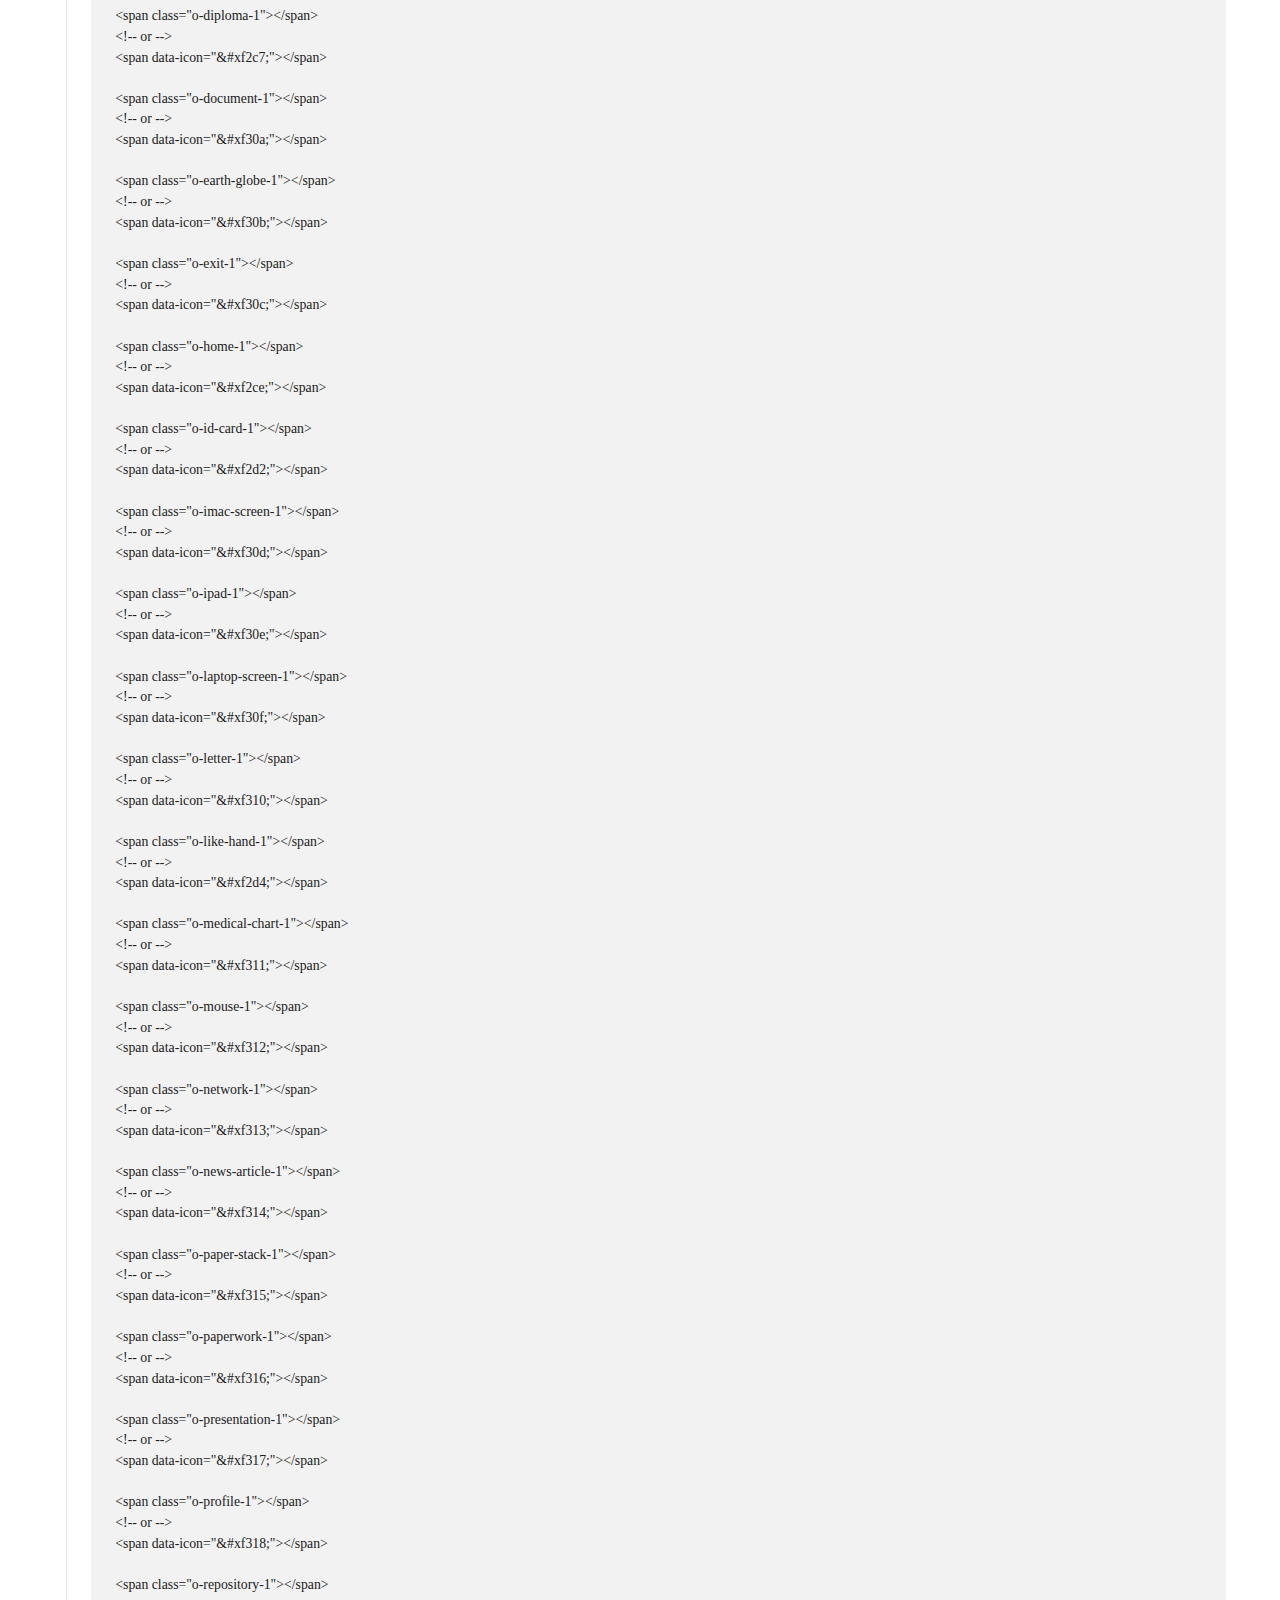
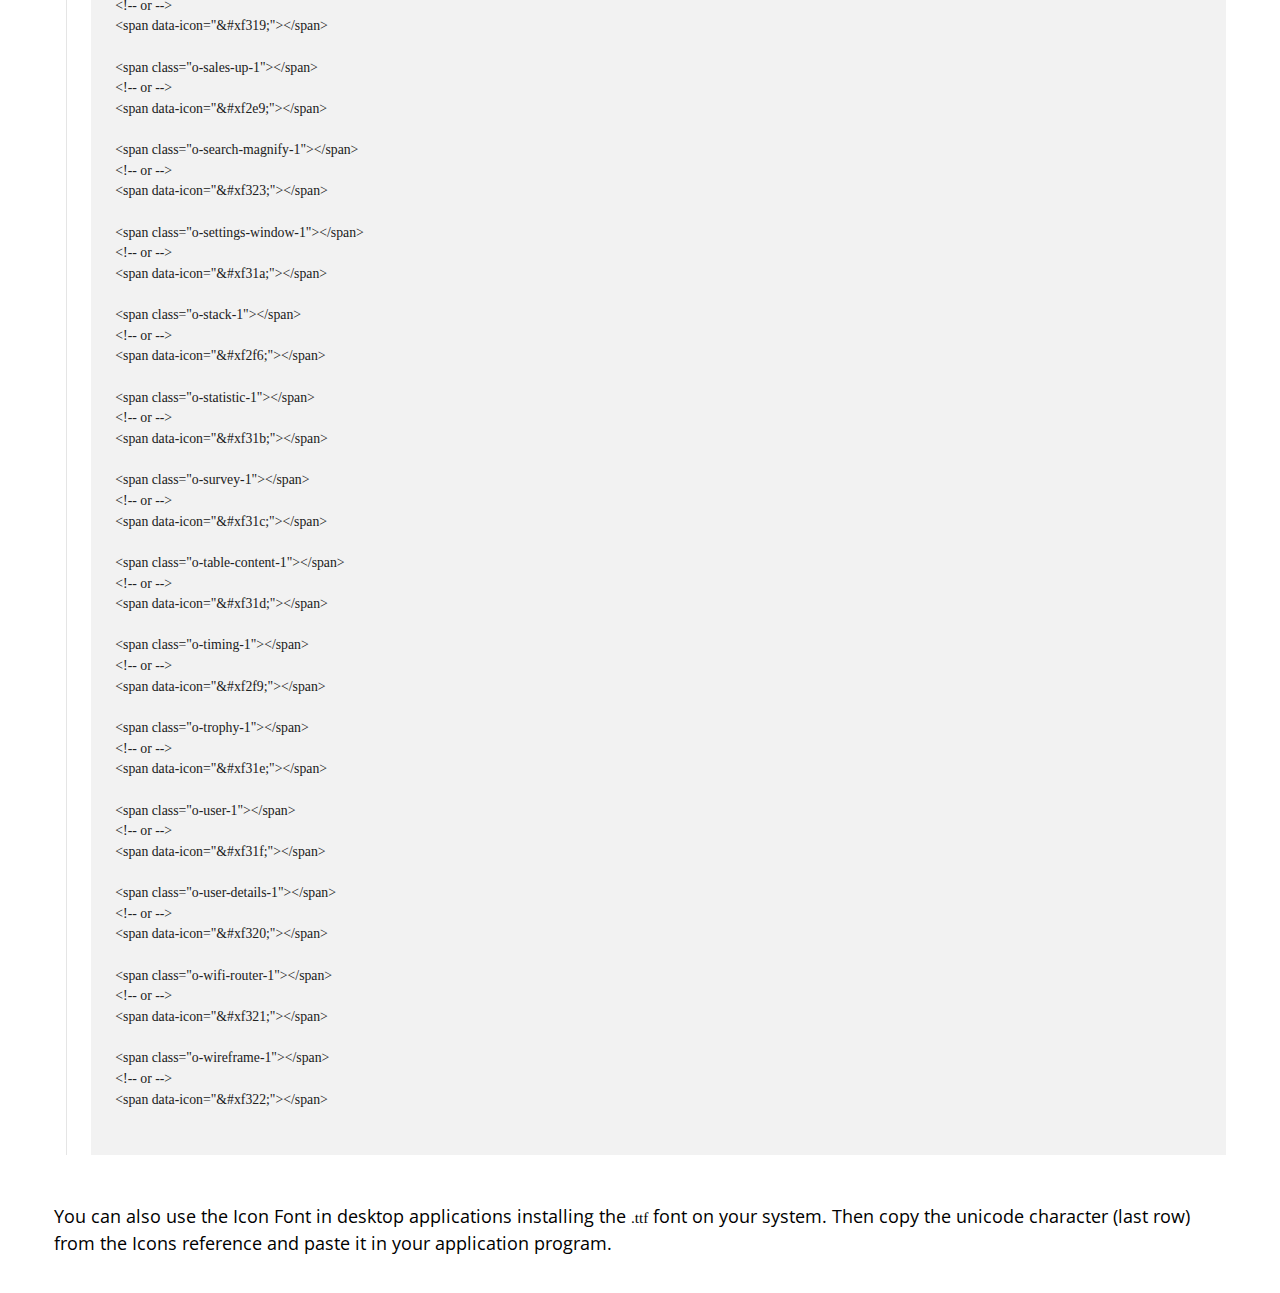
<file: sample-web-view/src/main/webapp/fonts/preview.html>
<!doctype>
<html lang="en">
  <head>
    <link href="https://fonts.googleapis.com/css?family=Open+Sans" rel="stylesheet"/>
    <meta charset="UTF-8" />
    <title>orion-font Icon Font | Orion Icon Library</title>
    <style>
      html { box-sizing: border-box }
      *, *:before, *:after { box-sizing: inherit }
      
      body {
        margin: 0;
        padding: 0;
        font-family: 'Open Sans', sans-serif;
        font-size: 1.125rem;
      }
      
      .brand-red { color: #ff4d63 }
      .brand-blue { color: #007aff }
      
      .header {
        display: flex;
        align-items: center;
        background-color: #121418;
        justify-content: space-between;
        height: 66px;
        padding: 0 28px;
        color: white;
      }
      
      .logo_wrapper {
        display: flex;
        align-items: flex-start;
        color: #fff;
      }
      
      .logo_iso,
      .logo_name {
        display: inline-block;
        vertical-align: middle;
      }
      
      .logo_iso {
        width: 32px;
        height: 32px;
      }
      
      .logo_name {
        width: 80px;
        height: 25px;
        margin-left: 10px;
      }
      
      .title {
        font-weight: 300;
        max-width: 33%;
        font-size: 1em;
      }
      
      .ellipsis {
        white-space: nowrap;
        overflow: hidden;
        text-overflow: ellipsis;
      }
      
      .wrapper {
        padding: 1em 3em;
      }
      
      .tiny {
        font-size: .7em;
        text-align: center;
      }
      
      .heading,
      .link {
        color: inherit;
        text-decoration: none;
      }
      
      .link {
        color: #0092FF;
        cursor: pointer
      }
        .link:hover { text-decoration: underline }
        
      .heading:hover:after {
        content: "#";
        color: #0092FF;
        margin-left: 2px;
        opacity: .3;
        transition: opacity .3s;
      }
      
      .heading:active:after {
        opacity: 1;
      }
      
      .text {
        line-height: 1.5;
      }
      
      .pre {
        color: #202020;
        tab-ssize: 4px;
        overflow-x: auto;
        padding: 1.5em;
        line-height: 1.5;
        background: rgba(0, 0, 0, 0.05);
        font-size: .9em;
      }
      
      .pre-icon {
        font-size: 12px;
        padding: .5em 1em;
        width: 100%;
        z-index: 2;
        border-radius: 2px;
        opacity: .3;
        transition: opacity .3s;
        margin: 1px;
      }
      
      .code {
        font-family: Menlo, mono;
        font-size: .85em;
      }
      
      .section {
        padding-left: 24px;
        border-left: 1px solid rgba(0, 0, 0, 0.1);
        margin-left: 12px;
        margin-bottom: 48px;
      }
      
      .icons-list {
        overflow: auto;
        padding: 40px;
        margin: 0px;
        list-style: none;
        padding-bottom: 40px;
      }
      
      .icon {
        width: 100%;
        float: left;
        display: block;
        transition: opacity 250ms;
        cursor: pointer;
        position: relative;
      }
      
        @media (min-width: 767px) { .icon { width: 50% } }
        @media (min-width: 1023px) { .icon { width: 33.333% } }
        @media (min-width: 1199px) { .icon { width: 20% } }
        
        .icon:after {
          content: "";
          position: absolute;
          z-index: -1;
          top: 0px;
          right: 0px;
          bottom: 0px;
          left: 0px;
          opacity: 0;
          box-shadow: 0 .5em 3em rgba(0, 0, 0, .1);
          transition: opacity .3s;
        }
        .icon:hover:after {
            opacity: 1;
            z-index: 1;
        }
        .icon:before {
            content: "";
            padding-top: 100%;
            display: block;
        }
        .icon:hover .orion-font__class {
            opacity: 1;
        }
        .icon:hover .orion-font__code {
            opacity: 1;
        }
      
      .icon-wrapper {
        display: flex;
        align-items: center;
        justify-content: space-between;
        flex-direction: column;
        position: absolute;
        top: 0px;
        right: 0px;
        bottom: 0px;
        left: 0px;
        padding: 10px;
      }
      
      .icon-preview {
        margin-top: auto;
        margin-bottom: auto;
        position: relative;
      }
      
      .style {
        white-space: pre;
        display: inline-block;
        font-size: .7em;
        line-height: 1.5;
        background: rgba(0,0,0,0.05);
        tab-size: 4px;
        color: #202020;
        margin-top: 1em;
        width: 100%;
        outline: 0px;
        border-left: 4px solid #007aff;
      }
      
      
        .size-12 .icon-preview,
        .size-12 .letters { font-size: 12px; }
      
        .size-14 .icon-preview,
        .size-14 .letters { font-size: 14px; }
      
        .size-16 .icon-preview,
        .size-16 .letters { font-size: 16px; }
      
        .size-18 .icon-preview,
        .size-18 .letters { font-size: 18px; }
      
        .size-21 .icon-preview,
        .size-21 .letters { font-size: 21px; }
      
        .size-24 .icon-preview,
        .size-24 .letters { font-size: 24px; }
      
        .size-36 .icon-preview,
        .size-36 .letters { font-size: 36px; }
      
        .size-48 .icon-preview,
        .size-48 .letters { font-size: 48px; }
      
        .size-60 .icon-preview,
        .size-60 .letters { font-size: 60px; }
      
        .size-72 .icon-preview,
        .size-72 .letters { font-size: 72px; }
      

      /* Icon Font: orion-font */

      @font-face {
  font-family: "orion-font";
  src: url("./orion-font.eot");
  src: url("./orion-font.eot?#iefix") format("embedded-opentype"),
       url("./orion-font.woff2") format("woff2"),
       url("./orion-font.woff") format("woff"),
       url("./orion-font.ttf") format("truetype"),
       url("./orion-font.svg#orion-font") format("svg");
  font-weight: normal;
  font-style: normal;
}

@media screen and (-webkit-min-device-pixel-ratio:0) {
  @font-face {
    font-family: "orion-font";
    src: url("./orion-font.svg#orion-font") format("svg");
  }
}

      [data-icon]:before { content: attr(data-icon); }

      [data-icon]:before,
      .o-app-layout-1::before,
.o-archive-1::before,
.o-archive-folder-1::before,
.o-bookmark-archive-1::before,
.o-cd-1::before,
.o-clock-1::before,
.o-code-window-1::before,
.o-computer-display-1::before,
.o-contact-card-1::before,
.o-data-storage-1::before,
.o-database-1::before,
.o-diploma-1::before,
.o-document-1::before,
.o-earth-globe-1::before,
.o-exit-1::before,
.o-home-1::before,
.o-id-card-1::before,
.o-imac-screen-1::before,
.o-ipad-1::before,
.o-laptop-screen-1::before,
.o-letter-1::before,
.o-like-hand-1::before,
.o-medical-chart-1::before,
.o-mouse-1::before,
.o-network-1::before,
.o-news-article-1::before,
.o-paper-stack-1::before,
.o-paperwork-1::before,
.o-presentation-1::before,
.o-profile-1::before,
.o-repository-1::before,
.o-sales-up-1::before,
.o-search-magnify-1::before,
.o-settings-window-1::before,
.o-stack-1::before,
.o-statistic-1::before,
.o-survey-1::before,
.o-table-content-1::before,
.o-timing-1::before,
.o-trophy-1::before,
.o-user-1::before,
.o-user-details-1::before,
.o-wifi-router-1::before,
.o-wireframe-1::before {
        display: inline-block;
  font-family: "orion-font";
  font-style: normal;
  font-weight: normal;
  font-variant: normal;
  line-height: 1;
  text-decoration: inherit;
  text-rendering: optimizeLegibility;
  text-transform: none;
  -moz-osx-font-smoothing: grayscale;
  -webkit-font-smoothing: antialiased;
  font-smoothing: antialiased;
      }

      .o-app-layout-1::before { content: "\f300"; }
.o-archive-1::before { content: "\f301"; }
.o-archive-folder-1::before { content: "\f302"; }
.o-bookmark-archive-1::before { content: "\f303"; }
.o-cd-1::before { content: "\f304"; }
.o-clock-1::before { content: "\f305"; }
.o-code-window-1::before { content: "\f306"; }
.o-computer-display-1::before { content: "\f307"; }
.o-contact-card-1::before { content: "\f2c3"; }
.o-data-storage-1::before { content: "\f308"; }
.o-database-1::before { content: "\f309"; }
.o-diploma-1::before { content: "\f2c7"; }
.o-document-1::before { content: "\f30a"; }
.o-earth-globe-1::before { content: "\f30b"; }
.o-exit-1::before { content: "\f30c"; }
.o-home-1::before { content: "\f2ce"; }
.o-id-card-1::before { content: "\f2d2"; }
.o-imac-screen-1::before { content: "\f30d"; }
.o-ipad-1::before { content: "\f30e"; }
.o-laptop-screen-1::before { content: "\f30f"; }
.o-letter-1::before { content: "\f310"; }
.o-like-hand-1::before { content: "\f2d4"; }
.o-medical-chart-1::before { content: "\f311"; }
.o-mouse-1::before { content: "\f312"; }
.o-network-1::before { content: "\f313"; }
.o-news-article-1::before { content: "\f314"; }
.o-paper-stack-1::before { content: "\f315"; }
.o-paperwork-1::before { content: "\f316"; }
.o-presentation-1::before { content: "\f317"; }
.o-profile-1::before { content: "\f318"; }
.o-repository-1::before { content: "\f319"; }
.o-sales-up-1::before { content: "\f2e9"; }
.o-search-magnify-1::before { content: "\f323"; }
.o-settings-window-1::before { content: "\f31a"; }
.o-stack-1::before { content: "\f2f6"; }
.o-statistic-1::before { content: "\f31b"; }
.o-survey-1::before { content: "\f31c"; }
.o-table-content-1::before { content: "\f31d"; }
.o-timing-1::before { content: "\f2f9"; }
.o-trophy-1::before { content: "\f31e"; }
.o-user-1::before { content: "\f31f"; }
.o-user-details-1::before { content: "\f320"; }
.o-wifi-router-1::before { content: "\f321"; }
.o-wireframe-1::before { content: "\f322"; }
    </style>

    <!--[if lte IE 8]><script src="http://html5shiv.googlecode.com/svn/trunk/html5.js"></script><![endif]-->

  </head>

  <body>
    <svg width="0" height="0" style="display:block">
      <defs>
        <linearGradient id="orion_logo_a" gradientUnits="userSpaceOnUse" x1="13.183"
        y1="62.808" x2="79.541" y2="62.808">
          <stop offset="0" stop-color="#FF4581"></stop>
          <stop offset="1" stop-color="#FF4D63"></stop>
        </linearGradient>
        <linearGradient id="orion_logo_b" gradientUnits="userSpaceOnUse" x1="13.177"
        y1="29.193" x2="79.535" y2="29.193">
          <stop offset="0" stop-color="#FF4581"></stop>
          <stop offset="1" stop-color="#FF4D63"></stop>
        </linearGradient>
        <linearGradient id="orion_logo_c" gradientUnits="userSpaceOnUse" x1="13.182"
        y1="33.549" x2="79.533" y2="33.549">
          <stop offset="0" stop-color="#FF4581"></stop>
          <stop offset="1" stop-color="#FF4D63"></stop>
        </linearGradient>
        <linearGradient id="orion_logo_d" gradientUnits="userSpaceOnUse" x1="13.186"
        y1="58.453" x2="79.534" y2="58.453">
          <stop offset="0" stop-color="#FF4581"></stop>
          <stop offset="1" stop-color="#FF4D63"></stop>
        </linearGradient>
        <linearGradient id="orion_logo_e" gradientUnits="userSpaceOnUse" x1="14.32"
        y1="77.671" x2="79.601" y2="12.39">
          <stop offset="0" stop-color="#6757FF"></stop>
          <stop offset="1" stop-color="#0092FF"></stop>
        </linearGradient>
        <linearGradient id="orion_logo_f" gradientUnits="userSpaceOnUse" x1="14.33"
        y1="77.675" x2="79.611" y2="12.394">
          <stop offset="0" stop-color="#6757FF"></stop>
          <stop offset="1" stop-color="#0092FF"></stop>
        </linearGradient>
        <linearGradient id="orion_logo_g" gradientUnits="userSpaceOnUse" x1="24.694"
        y1="88.035" x2="89.969" y2="22.76">
          <stop offset="0" stop-color="#6757FF"></stop>
          <stop offset="1" stop-color="#0092FF"></stop>
        </linearGradient>
        <linearGradient id="orion_logo_h" gradientUnits="userSpaceOnUse" x1="22.838"
        y1="69.61" x2="69.095" y2="22.453">
          <stop offset="0" stop-color="#AB2BFF"></stop>
          <stop offset="1" stop-color="#863CFF"></stop>
        </linearGradient>
      </defs>
    </svg>
    <div id="page">
      <header class="header">
        <a href="https://orioniconlibrary.com/?utm_source=font_demo" class="logo_wrapper">
          <svg viewBox="0 0 92 92" class="logo_iso">
            <g>
              <ellipse fill="currentColor" cx="46" cy="46" rx="46" ry="46"></ellipse>
              <path fill="url(#orion_logo_a)" d="M26.2 55.4c-.9 1.5-1.6 3.1-2.2 4.6-2.4 5.7-2.3 9.1-2 10.1.3.1.7.1 1.4.1 3.2 0 7.9-1.4 13.3-4.4-4.7-2.1-8.4-5.8-10.5-10.4z"></path>
              <path fill="url(#orion_logo_b)" d="M65.8 36.6c.8-1.5 1.6-3.1 2.2-4.6 2.4-5.7 2.3-9.1 2-10.1-.3-.1-.7-.1-1.4-.1-3.2 0-7.9 1.4-13.3 4.4 4.6 2.1 8.4 5.8 10.5 10.4z"></path>
              <path fill="url(#orion_logo_c)" d="M55.3 13.1c-3-.8-6.1-1.3-9.3-1.3-18.9 0-34.2 15.3-34.2 34.2 0 3.2.5 6.3 1.3 9.3 3.4-8 9.3-16.7 17.4-24.8 8-8.1 16.8-14 24.8-17.4z"></path>
              <path fill="url(#orion_logo_d)" d="M61.5 61.5c-8 8-16.8 14-24.8 17.4 2.9.8 6.1 1.3 9.3 1.3 18.9 0 34.2-15.3 34.2-34.2 0-3.2-.5-6.3-1.3-9.3-3.4 8-9.3 16.8-17.4 24.8z"></path>
              <path fill="url(#orion_logo_e)" d="M78.9 36.7c4.1-9.8 4.4-18.5-.4-23.2-2.4-2.4-5.8-3.5-9.8-3.5-4 0-8.6 1.1-13.4 3.1 11.4 3.2 20.4 12.2 23.6 23.6z"></path>
              <path fill="url(#orion_logo_f)" d="M13.1 55.3c-4.1 9.8-4.4 18.5.4 23.2 2.4 2.4 5.8 3.5 9.8 3.5 4 0 8.6-1.1 13.4-3.1-11.4-3.2-20.4-12.2-23.6-23.6z"></path>
              <path fill="url(#orion_logo_g)" d="M65.8 36.6c-3 5.6-7.4 11.3-12.7 16.5-5.7 5.7-11.4 9.9-16.5 12.7 2.8 1.4 6 2.1 9.4 2.1 12.1 0 21.9-9.8 21.9-21.9 0-3.4-.7-6.5-2.1-9.4z"></path>
              <path fill="url(#orion_logo_h)" d="M78.9 36.7c-3.2-11.4-12.2-20.4-23.6-23.6-8 3.4-16.7 9.3-24.8 17.4-8 8-14 16.8-17.4 24.8 3.2 11.4 12.2 20.4 23.6 23.6 8-3.4 16.7-9.3 24.8-17.4 8.1-8 14-16.8 17.4-24.8zM46 67.9c-3.4 0-6.5-.8-9.4-2.1-5.4 3-10.1 4.4-13.3 4.4-.7 0-1.1-.1-1.4-.1-.2-1.1-.4-4.4 2-10.1.6-1.5 1.4-3 2.2-4.6-1.4-2.8-2.1-6-2.1-9.4 0-12.1 9.8-21.9 21.9-21.9 3.4 0 6.5.8 9.4 2.1 5.4-3 10.1-4.4 13.3-4.4.7 0 1.1.1 1.4.1.2 1 .4 4.4-2 10.1-.6 1.5-1.4 3-2.2 4.6 1.4 2.8 2.1 6 2.1 9.4 0 12.1-9.8 21.9-21.9 21.9z"></path>
            </g>
          </svg>
          <svg viewBox="0 0 128.4 39.8" class="logo_name">
            <g fill="currentColor">
              <path d="M56 13h6v26h-6zm-42 4.8a8 8 0 1 1-8 8 8 8 0 0 1 8-8m0-6a14 14 0 1 0 14 14 14 14 0 0 0-14-14zm68.5 6a8 8 0 1 1-8 8 8 8 0 0 1 8-8m0-6a14 14 0 1 0 14 14 14 14 0 0 0-14-14zm-31.5.3a14 14 0 0 0-16.9 13.7V39h6V25.8A8 8 0 0 1 51 18.3z"></path>
              <circle cx="59" cy="4" r="4"></circle>
              <path d="M128.4 25.8c0-7.7-5.3-14-13-14s-13 6.3-13 14V39h6V25.8c0-4.4 2.6-8 7-8s7 3.6 7 8V39h6z"></path>
            </g>
          </svg>
        </a>
        
        <h1 class="title ellipsis">orion-font (44 glyphs)</h1>
      </header>
      <section class="wrapper">
        <p class="tiny">Icon Font generated by <a class="link" href="https://orioniconlibrary.com/?utm_source=font_demo">Orion Icon Library</a></p>
        <h2>Let&#x27;s use your Icon Font!</h2>
        
        <p class="text">Congratulations, your Icon Font <strong>orion-font</strong>
          from <a class="link" href="https://orioniconlibrary.com/?utm_source=font_demo">Orion Icon Library</a> was
          created successfully!
          <br/>In the downloaded folder, you will find the file called <code class="code brand-red">iconfont.css</code> <a class="link" href="iconfont.css" download="iconfont.css">[Open]</a> and
          the font files called <code class="code brand-red">orion-font.*</code> in 
          <code class="code">eot</code>, <code class="code">svg</code>, <code class="code">ttf</code>, <code class="code">woff</code> and <code class="code">woff2</code> formats. 
        </p>
        
        <h3 id="include-styles">
          <a class="heading" href="#include-styles"> Include Styles </a>
        </h3>
        
        <div class="section">
          <p class="text">
            Place the file <code class="code">iconfont.css</code> in the same folder of the five font files and include the <code class="code">css</code> in your <code class="code">html</code>.
          </p>
          <pre class="pre"><code class="code">&lt;link href="path/to/iconfont.css" rel="stylesheet"/&gt;</code></pre>
        </div>
        
        <div class="section">
          <p class="text">
            Otherwise include the snippet below in your own stylesheet, paying attention to point the font files <code class="code brand-red">url("./orion-font.*")</code> to the right location.
          </p>
          <pre class="pre"><code class="code">@font-face {
  font-family: "orion-font";
  src: url("./orion-font.eot");
  src: url("./orion-font.eot?#iefix") format("embedded-opentype"),
       url("./orion-font.woff2") format("woff2"),
       url("./orion-font.woff") format("woff"),
       url("./orion-font.ttf") format("truetype"),
       url("./orion-font.svg#orion-font") format("svg");
  font-weight: normal;
  font-style: normal;
}

@media screen and (-webkit-min-device-pixel-ratio:0) {
  @font-face {
    font-family: "orion-font";
    src: url("./orion-font.svg#orion-font") format("svg");
  }
}
[data-icon]::before { content: attr(data-icon); }

[data-icon]::before,
.o-app-layout-1::before,
.o-archive-1::before,
.o-archive-folder-1::before,
.o-bookmark-archive-1::before,
.o-cd-1::before,
.o-clock-1::before,
.o-code-window-1::before,
.o-computer-display-1::before,
.o-contact-card-1::before,
.o-data-storage-1::before,
.o-database-1::before,
.o-diploma-1::before,
.o-document-1::before,
.o-earth-globe-1::before,
.o-exit-1::before,
.o-home-1::before,
.o-id-card-1::before,
.o-imac-screen-1::before,
.o-ipad-1::before,
.o-laptop-screen-1::before,
.o-letter-1::before,
.o-like-hand-1::before,
.o-medical-chart-1::before,
.o-mouse-1::before,
.o-network-1::before,
.o-news-article-1::before,
.o-paper-stack-1::before,
.o-paperwork-1::before,
.o-presentation-1::before,
.o-profile-1::before,
.o-repository-1::before,
.o-sales-up-1::before,
.o-search-magnify-1::before,
.o-settings-window-1::before,
.o-stack-1::before,
.o-statistic-1::before,
.o-survey-1::before,
.o-table-content-1::before,
.o-timing-1::before,
.o-trophy-1::before,
.o-user-1::before,
.o-user-details-1::before,
.o-wifi-router-1::before,
.o-wireframe-1::before {
  display: inline-block;
  font-family: "orion-font";
  font-style: normal;
  font-weight: normal;
  font-variant: normal;
  line-height: 1;
  text-decoration: inherit;
  text-rendering: optimizeLegibility;
  text-transform: none;
  -moz-osx-font-smoothing: grayscale;
  -webkit-font-smoothing: antialiased;
  font-smoothing: antialiased;
}

.o-app-layout-1::before { content: "\f300"; }
.o-archive-1::before { content: "\f301"; }
.o-archive-folder-1::before { content: "\f302"; }
.o-bookmark-archive-1::before { content: "\f303"; }
.o-cd-1::before { content: "\f304"; }
.o-clock-1::before { content: "\f305"; }
.o-code-window-1::before { content: "\f306"; }
.o-computer-display-1::before { content: "\f307"; }
.o-contact-card-1::before { content: "\f2c3"; }
.o-data-storage-1::before { content: "\f308"; }
.o-database-1::before { content: "\f309"; }
.o-diploma-1::before { content: "\f2c7"; }
.o-document-1::before { content: "\f30a"; }
.o-earth-globe-1::before { content: "\f30b"; }
.o-exit-1::before { content: "\f30c"; }
.o-home-1::before { content: "\f2ce"; }
.o-id-card-1::before { content: "\f2d2"; }
.o-imac-screen-1::before { content: "\f30d"; }
.o-ipad-1::before { content: "\f30e"; }
.o-laptop-screen-1::before { content: "\f30f"; }
.o-letter-1::before { content: "\f310"; }
.o-like-hand-1::before { content: "\f2d4"; }
.o-medical-chart-1::before { content: "\f311"; }
.o-mouse-1::before { content: "\f312"; }
.o-network-1::before { content: "\f313"; }
.o-news-article-1::before { content: "\f314"; }
.o-paper-stack-1::before { content: "\f315"; }
.o-paperwork-1::before { content: "\f316"; }
.o-presentation-1::before { content: "\f317"; }
.o-profile-1::before { content: "\f318"; }
.o-repository-1::before { content: "\f319"; }
.o-sales-up-1::before { content: "\f2e9"; }
.o-search-magnify-1::before { content: "\f323"; }
.o-settings-window-1::before { content: "\f31a"; }
.o-stack-1::before { content: "\f2f6"; }
.o-statistic-1::before { content: "\f31b"; }
.o-survey-1::before { content: "\f31c"; }
.o-table-content-1::before { content: "\f31d"; }
.o-timing-1::before { content: "\f2f9"; }
.o-trophy-1::before { content: "\f31e"; }
.o-user-1::before { content: "\f31f"; }
.o-user-details-1::before { content: "\f320"; }
.o-wifi-router-1::before { content: "\f321"; }
.o-wireframe-1::before { content: "\f322"; }</code></pre>
        </div>
        
        <h3 id="icons">
          <a class="heading" href="#icons"> Icons reference </a>
        </h3>
        
        <p class="text">
          Once you include the styles, select the Icons you need below to copy the <code class="code brand-red">class</code> or the <code class="code brand-red">codepoint</code> and paste it in your Project.
          <br />
          Preview size: <select class="js-size">
            
              <option value="size-12" selected>
                12
              </option>
            
              <option value="size-14" selected>
                14
              </option>
            
              <option value="size-16" selected>
                16
              </option>
            
              <option value="size-18" selected>
                18
              </option>
            
              <option value="size-21" selected>
                21
              </option>
            
              <option value="size-24" selected>
                24
              </option>
            
              <option value="size-36" selected>
                36
              </option>
            
              <option value="size-48" selected>
                48
              </option>
            
              <option value="size-60" selected>
                60
              </option>
            
              <option value="size-72" selected>
                72
              </option>
            
          </select>
        </p>
        
        <div id="icons-preview" class="size-72">
          <ul class="icons-list">
            
              
              <li class="icon js-item">
                <div class="icon-wrapper">
                  <i id="o-app-layout-1" class="o-app-layout-1 icon-preview"></i>
                  <pre class="pre pre-icon orion-font__class js-item"><code class="js-icon-code">o-app-layout-1</code></pre>
                  <pre class="pre pre-icon orion-font__code js-item"><code class="js-icon-code">&amp;#xf300;</code></pre>
                  <pre class="pre pre-icon orion-font__code js-item"><code class="js-icon-code js-unicode">f300</code></pre>
                </div>
              </li>
              
            
              
              <li class="icon js-item">
                <div class="icon-wrapper">
                  <i id="o-archive-1" class="o-archive-1 icon-preview"></i>
                  <pre class="pre pre-icon orion-font__class js-item"><code class="js-icon-code">o-archive-1</code></pre>
                  <pre class="pre pre-icon orion-font__code js-item"><code class="js-icon-code">&amp;#xf301;</code></pre>
                  <pre class="pre pre-icon orion-font__code js-item"><code class="js-icon-code js-unicode">f301</code></pre>
                </div>
              </li>
              
            
              
              <li class="icon js-item">
                <div class="icon-wrapper">
                  <i id="o-archive-folder-1" class="o-archive-folder-1 icon-preview"></i>
                  <pre class="pre pre-icon orion-font__class js-item"><code class="js-icon-code">o-archive-folder-1</code></pre>
                  <pre class="pre pre-icon orion-font__code js-item"><code class="js-icon-code">&amp;#xf302;</code></pre>
                  <pre class="pre pre-icon orion-font__code js-item"><code class="js-icon-code js-unicode">f302</code></pre>
                </div>
              </li>
              
            
              
              <li class="icon js-item">
                <div class="icon-wrapper">
                  <i id="o-bookmark-archive-1" class="o-bookmark-archive-1 icon-preview"></i>
                  <pre class="pre pre-icon orion-font__class js-item"><code class="js-icon-code">o-bookmark-archive-1</code></pre>
                  <pre class="pre pre-icon orion-font__code js-item"><code class="js-icon-code">&amp;#xf303;</code></pre>
                  <pre class="pre pre-icon orion-font__code js-item"><code class="js-icon-code js-unicode">f303</code></pre>
                </div>
              </li>
              
            
              
              <li class="icon js-item">
                <div class="icon-wrapper">
                  <i id="o-cd-1" class="o-cd-1 icon-preview"></i>
                  <pre class="pre pre-icon orion-font__class js-item"><code class="js-icon-code">o-cd-1</code></pre>
                  <pre class="pre pre-icon orion-font__code js-item"><code class="js-icon-code">&amp;#xf304;</code></pre>
                  <pre class="pre pre-icon orion-font__code js-item"><code class="js-icon-code js-unicode">f304</code></pre>
                </div>
              </li>
              
            
              
              <li class="icon js-item">
                <div class="icon-wrapper">
                  <i id="o-clock-1" class="o-clock-1 icon-preview"></i>
                  <pre class="pre pre-icon orion-font__class js-item"><code class="js-icon-code">o-clock-1</code></pre>
                  <pre class="pre pre-icon orion-font__code js-item"><code class="js-icon-code">&amp;#xf305;</code></pre>
                  <pre class="pre pre-icon orion-font__code js-item"><code class="js-icon-code js-unicode">f305</code></pre>
                </div>
              </li>
              
            
              
              <li class="icon js-item">
                <div class="icon-wrapper">
                  <i id="o-code-window-1" class="o-code-window-1 icon-preview"></i>
                  <pre class="pre pre-icon orion-font__class js-item"><code class="js-icon-code">o-code-window-1</code></pre>
                  <pre class="pre pre-icon orion-font__code js-item"><code class="js-icon-code">&amp;#xf306;</code></pre>
                  <pre class="pre pre-icon orion-font__code js-item"><code class="js-icon-code js-unicode">f306</code></pre>
                </div>
              </li>
              
            
              
              <li class="icon js-item">
                <div class="icon-wrapper">
                  <i id="o-computer-display-1" class="o-computer-display-1 icon-preview"></i>
                  <pre class="pre pre-icon orion-font__class js-item"><code class="js-icon-code">o-computer-display-1</code></pre>
                  <pre class="pre pre-icon orion-font__code js-item"><code class="js-icon-code">&amp;#xf307;</code></pre>
                  <pre class="pre pre-icon orion-font__code js-item"><code class="js-icon-code js-unicode">f307</code></pre>
                </div>
              </li>
              
            
              
              <li class="icon js-item">
                <div class="icon-wrapper">
                  <i id="o-contact-card-1" class="o-contact-card-1 icon-preview"></i>
                  <pre class="pre pre-icon orion-font__class js-item"><code class="js-icon-code">o-contact-card-1</code></pre>
                  <pre class="pre pre-icon orion-font__code js-item"><code class="js-icon-code">&amp;#xf2c3;</code></pre>
                  <pre class="pre pre-icon orion-font__code js-item"><code class="js-icon-code js-unicode">f2c3</code></pre>
                </div>
              </li>
              
            
              
              <li class="icon js-item">
                <div class="icon-wrapper">
                  <i id="o-data-storage-1" class="o-data-storage-1 icon-preview"></i>
                  <pre class="pre pre-icon orion-font__class js-item"><code class="js-icon-code">o-data-storage-1</code></pre>
                  <pre class="pre pre-icon orion-font__code js-item"><code class="js-icon-code">&amp;#xf308;</code></pre>
                  <pre class="pre pre-icon orion-font__code js-item"><code class="js-icon-code js-unicode">f308</code></pre>
                </div>
              </li>
              
            
              
              <li class="icon js-item">
                <div class="icon-wrapper">
                  <i id="o-database-1" class="o-database-1 icon-preview"></i>
                  <pre class="pre pre-icon orion-font__class js-item"><code class="js-icon-code">o-database-1</code></pre>
                  <pre class="pre pre-icon orion-font__code js-item"><code class="js-icon-code">&amp;#xf309;</code></pre>
                  <pre class="pre pre-icon orion-font__code js-item"><code class="js-icon-code js-unicode">f309</code></pre>
                </div>
              </li>
              
            
              
              <li class="icon js-item">
                <div class="icon-wrapper">
                  <i id="o-diploma-1" class="o-diploma-1 icon-preview"></i>
                  <pre class="pre pre-icon orion-font__class js-item"><code class="js-icon-code">o-diploma-1</code></pre>
                  <pre class="pre pre-icon orion-font__code js-item"><code class="js-icon-code">&amp;#xf2c7;</code></pre>
                  <pre class="pre pre-icon orion-font__code js-item"><code class="js-icon-code js-unicode">f2c7</code></pre>
                </div>
              </li>
              
            
              
              <li class="icon js-item">
                <div class="icon-wrapper">
                  <i id="o-document-1" class="o-document-1 icon-preview"></i>
                  <pre class="pre pre-icon orion-font__class js-item"><code class="js-icon-code">o-document-1</code></pre>
                  <pre class="pre pre-icon orion-font__code js-item"><code class="js-icon-code">&amp;#xf30a;</code></pre>
                  <pre class="pre pre-icon orion-font__code js-item"><code class="js-icon-code js-unicode">f30a</code></pre>
                </div>
              </li>
              
            
              
              <li class="icon js-item">
                <div class="icon-wrapper">
                  <i id="o-earth-globe-1" class="o-earth-globe-1 icon-preview"></i>
                  <pre class="pre pre-icon orion-font__class js-item"><code class="js-icon-code">o-earth-globe-1</code></pre>
                  <pre class="pre pre-icon orion-font__code js-item"><code class="js-icon-code">&amp;#xf30b;</code></pre>
                  <pre class="pre pre-icon orion-font__code js-item"><code class="js-icon-code js-unicode">f30b</code></pre>
                </div>
              </li>
              
            
              
              <li class="icon js-item">
                <div class="icon-wrapper">
                  <i id="o-exit-1" class="o-exit-1 icon-preview"></i>
                  <pre class="pre pre-icon orion-font__class js-item"><code class="js-icon-code">o-exit-1</code></pre>
                  <pre class="pre pre-icon orion-font__code js-item"><code class="js-icon-code">&amp;#xf30c;</code></pre>
                  <pre class="pre pre-icon orion-font__code js-item"><code class="js-icon-code js-unicode">f30c</code></pre>
                </div>
              </li>
              
            
              
              <li class="icon js-item">
                <div class="icon-wrapper">
                  <i id="o-home-1" class="o-home-1 icon-preview"></i>
                  <pre class="pre pre-icon orion-font__class js-item"><code class="js-icon-code">o-home-1</code></pre>
                  <pre class="pre pre-icon orion-font__code js-item"><code class="js-icon-code">&amp;#xf2ce;</code></pre>
                  <pre class="pre pre-icon orion-font__code js-item"><code class="js-icon-code js-unicode">f2ce</code></pre>
                </div>
              </li>
              
            
              
              <li class="icon js-item">
                <div class="icon-wrapper">
                  <i id="o-id-card-1" class="o-id-card-1 icon-preview"></i>
                  <pre class="pre pre-icon orion-font__class js-item"><code class="js-icon-code">o-id-card-1</code></pre>
                  <pre class="pre pre-icon orion-font__code js-item"><code class="js-icon-code">&amp;#xf2d2;</code></pre>
                  <pre class="pre pre-icon orion-font__code js-item"><code class="js-icon-code js-unicode">f2d2</code></pre>
                </div>
              </li>
              
            
              
              <li class="icon js-item">
                <div class="icon-wrapper">
                  <i id="o-imac-screen-1" class="o-imac-screen-1 icon-preview"></i>
                  <pre class="pre pre-icon orion-font__class js-item"><code class="js-icon-code">o-imac-screen-1</code></pre>
                  <pre class="pre pre-icon orion-font__code js-item"><code class="js-icon-code">&amp;#xf30d;</code></pre>
                  <pre class="pre pre-icon orion-font__code js-item"><code class="js-icon-code js-unicode">f30d</code></pre>
                </div>
              </li>
              
            
              
              <li class="icon js-item">
                <div class="icon-wrapper">
                  <i id="o-ipad-1" class="o-ipad-1 icon-preview"></i>
                  <pre class="pre pre-icon orion-font__class js-item"><code class="js-icon-code">o-ipad-1</code></pre>
                  <pre class="pre pre-icon orion-font__code js-item"><code class="js-icon-code">&amp;#xf30e;</code></pre>
                  <pre class="pre pre-icon orion-font__code js-item"><code class="js-icon-code js-unicode">f30e</code></pre>
                </div>
              </li>
              
            
              
              <li class="icon js-item">
                <div class="icon-wrapper">
                  <i id="o-laptop-screen-1" class="o-laptop-screen-1 icon-preview"></i>
                  <pre class="pre pre-icon orion-font__class js-item"><code class="js-icon-code">o-laptop-screen-1</code></pre>
                  <pre class="pre pre-icon orion-font__code js-item"><code class="js-icon-code">&amp;#xf30f;</code></pre>
                  <pre class="pre pre-icon orion-font__code js-item"><code class="js-icon-code js-unicode">f30f</code></pre>
                </div>
              </li>
              
            
              
              <li class="icon js-item">
                <div class="icon-wrapper">
                  <i id="o-letter-1" class="o-letter-1 icon-preview"></i>
                  <pre class="pre pre-icon orion-font__class js-item"><code class="js-icon-code">o-letter-1</code></pre>
                  <pre class="pre pre-icon orion-font__code js-item"><code class="js-icon-code">&amp;#xf310;</code></pre>
                  <pre class="pre pre-icon orion-font__code js-item"><code class="js-icon-code js-unicode">f310</code></pre>
                </div>
              </li>
              
            
              
              <li class="icon js-item">
                <div class="icon-wrapper">
                  <i id="o-like-hand-1" class="o-like-hand-1 icon-preview"></i>
                  <pre class="pre pre-icon orion-font__class js-item"><code class="js-icon-code">o-like-hand-1</code></pre>
                  <pre class="pre pre-icon orion-font__code js-item"><code class="js-icon-code">&amp;#xf2d4;</code></pre>
                  <pre class="pre pre-icon orion-font__code js-item"><code class="js-icon-code js-unicode">f2d4</code></pre>
                </div>
              </li>
              
            
              
              <li class="icon js-item">
                <div class="icon-wrapper">
                  <i id="o-medical-chart-1" class="o-medical-chart-1 icon-preview"></i>
                  <pre class="pre pre-icon orion-font__class js-item"><code class="js-icon-code">o-medical-chart-1</code></pre>
                  <pre class="pre pre-icon orion-font__code js-item"><code class="js-icon-code">&amp;#xf311;</code></pre>
                  <pre class="pre pre-icon orion-font__code js-item"><code class="js-icon-code js-unicode">f311</code></pre>
                </div>
              </li>
              
            
              
              <li class="icon js-item">
                <div class="icon-wrapper">
                  <i id="o-mouse-1" class="o-mouse-1 icon-preview"></i>
                  <pre class="pre pre-icon orion-font__class js-item"><code class="js-icon-code">o-mouse-1</code></pre>
                  <pre class="pre pre-icon orion-font__code js-item"><code class="js-icon-code">&amp;#xf312;</code></pre>
                  <pre class="pre pre-icon orion-font__code js-item"><code class="js-icon-code js-unicode">f312</code></pre>
                </div>
              </li>
              
            
              
              <li class="icon js-item">
                <div class="icon-wrapper">
                  <i id="o-network-1" class="o-network-1 icon-preview"></i>
                  <pre class="pre pre-icon orion-font__class js-item"><code class="js-icon-code">o-network-1</code></pre>
                  <pre class="pre pre-icon orion-font__code js-item"><code class="js-icon-code">&amp;#xf313;</code></pre>
                  <pre class="pre pre-icon orion-font__code js-item"><code class="js-icon-code js-unicode">f313</code></pre>
                </div>
              </li>
              
            
              
              <li class="icon js-item">
                <div class="icon-wrapper">
                  <i id="o-news-article-1" class="o-news-article-1 icon-preview"></i>
                  <pre class="pre pre-icon orion-font__class js-item"><code class="js-icon-code">o-news-article-1</code></pre>
                  <pre class="pre pre-icon orion-font__code js-item"><code class="js-icon-code">&amp;#xf314;</code></pre>
                  <pre class="pre pre-icon orion-font__code js-item"><code class="js-icon-code js-unicode">f314</code></pre>
                </div>
              </li>
              
            
              
              <li class="icon js-item">
                <div class="icon-wrapper">
                  <i id="o-paper-stack-1" class="o-paper-stack-1 icon-preview"></i>
                  <pre class="pre pre-icon orion-font__class js-item"><code class="js-icon-code">o-paper-stack-1</code></pre>
                  <pre class="pre pre-icon orion-font__code js-item"><code class="js-icon-code">&amp;#xf315;</code></pre>
                  <pre class="pre pre-icon orion-font__code js-item"><code class="js-icon-code js-unicode">f315</code></pre>
                </div>
              </li>
              
            
              
              <li class="icon js-item">
                <div class="icon-wrapper">
                  <i id="o-paperwork-1" class="o-paperwork-1 icon-preview"></i>
                  <pre class="pre pre-icon orion-font__class js-item"><code class="js-icon-code">o-paperwork-1</code></pre>
                  <pre class="pre pre-icon orion-font__code js-item"><code class="js-icon-code">&amp;#xf316;</code></pre>
                  <pre class="pre pre-icon orion-font__code js-item"><code class="js-icon-code js-unicode">f316</code></pre>
                </div>
              </li>
              
            
              
              <li class="icon js-item">
                <div class="icon-wrapper">
                  <i id="o-presentation-1" class="o-presentation-1 icon-preview"></i>
                  <pre class="pre pre-icon orion-font__class js-item"><code class="js-icon-code">o-presentation-1</code></pre>
                  <pre class="pre pre-icon orion-font__code js-item"><code class="js-icon-code">&amp;#xf317;</code></pre>
                  <pre class="pre pre-icon orion-font__code js-item"><code class="js-icon-code js-unicode">f317</code></pre>
                </div>
              </li>
              
            
              
              <li class="icon js-item">
                <div class="icon-wrapper">
                  <i id="o-profile-1" class="o-profile-1 icon-preview"></i>
                  <pre class="pre pre-icon orion-font__class js-item"><code class="js-icon-code">o-profile-1</code></pre>
                  <pre class="pre pre-icon orion-font__code js-item"><code class="js-icon-code">&amp;#xf318;</code></pre>
                  <pre class="pre pre-icon orion-font__code js-item"><code class="js-icon-code js-unicode">f318</code></pre>
                </div>
              </li>
              
            
              
              <li class="icon js-item">
                <div class="icon-wrapper">
                  <i id="o-repository-1" class="o-repository-1 icon-preview"></i>
                  <pre class="pre pre-icon orion-font__class js-item"><code class="js-icon-code">o-repository-1</code></pre>
                  <pre class="pre pre-icon orion-font__code js-item"><code class="js-icon-code">&amp;#xf319;</code></pre>
                  <pre class="pre pre-icon orion-font__code js-item"><code class="js-icon-code js-unicode">f319</code></pre>
                </div>
              </li>
              
            
              
              <li class="icon js-item">
                <div class="icon-wrapper">
                  <i id="o-sales-up-1" class="o-sales-up-1 icon-preview"></i>
                  <pre class="pre pre-icon orion-font__class js-item"><code class="js-icon-code">o-sales-up-1</code></pre>
                  <pre class="pre pre-icon orion-font__code js-item"><code class="js-icon-code">&amp;#xf2e9;</code></pre>
                  <pre class="pre pre-icon orion-font__code js-item"><code class="js-icon-code js-unicode">f2e9</code></pre>
                </div>
              </li>
              
            
              
              <li class="icon js-item">
                <div class="icon-wrapper">
                  <i id="o-search-magnify-1" class="o-search-magnify-1 icon-preview"></i>
                  <pre class="pre pre-icon orion-font__class js-item"><code class="js-icon-code">o-search-magnify-1</code></pre>
                  <pre class="pre pre-icon orion-font__code js-item"><code class="js-icon-code">&amp;#xf323;</code></pre>
                  <pre class="pre pre-icon orion-font__code js-item"><code class="js-icon-code js-unicode">f323</code></pre>
                </div>
              </li>
              
            
              
              <li class="icon js-item">
                <div class="icon-wrapper">
                  <i id="o-settings-window-1" class="o-settings-window-1 icon-preview"></i>
                  <pre class="pre pre-icon orion-font__class js-item"><code class="js-icon-code">o-settings-window-1</code></pre>
                  <pre class="pre pre-icon orion-font__code js-item"><code class="js-icon-code">&amp;#xf31a;</code></pre>
                  <pre class="pre pre-icon orion-font__code js-item"><code class="js-icon-code js-unicode">f31a</code></pre>
                </div>
              </li>
              
            
              
              <li class="icon js-item">
                <div class="icon-wrapper">
                  <i id="o-stack-1" class="o-stack-1 icon-preview"></i>
                  <pre class="pre pre-icon orion-font__class js-item"><code class="js-icon-code">o-stack-1</code></pre>
                  <pre class="pre pre-icon orion-font__code js-item"><code class="js-icon-code">&amp;#xf2f6;</code></pre>
                  <pre class="pre pre-icon orion-font__code js-item"><code class="js-icon-code js-unicode">f2f6</code></pre>
                </div>
              </li>
              
            
              
              <li class="icon js-item">
                <div class="icon-wrapper">
                  <i id="o-statistic-1" class="o-statistic-1 icon-preview"></i>
                  <pre class="pre pre-icon orion-font__class js-item"><code class="js-icon-code">o-statistic-1</code></pre>
                  <pre class="pre pre-icon orion-font__code js-item"><code class="js-icon-code">&amp;#xf31b;</code></pre>
                  <pre class="pre pre-icon orion-font__code js-item"><code class="js-icon-code js-unicode">f31b</code></pre>
                </div>
              </li>
              
            
              
              <li class="icon js-item">
                <div class="icon-wrapper">
                  <i id="o-survey-1" class="o-survey-1 icon-preview"></i>
                  <pre class="pre pre-icon orion-font__class js-item"><code class="js-icon-code">o-survey-1</code></pre>
                  <pre class="pre pre-icon orion-font__code js-item"><code class="js-icon-code">&amp;#xf31c;</code></pre>
                  <pre class="pre pre-icon orion-font__code js-item"><code class="js-icon-code js-unicode">f31c</code></pre>
                </div>
              </li>
              
            
              
              <li class="icon js-item">
                <div class="icon-wrapper">
                  <i id="o-table-content-1" class="o-table-content-1 icon-preview"></i>
                  <pre class="pre pre-icon orion-font__class js-item"><code class="js-icon-code">o-table-content-1</code></pre>
                  <pre class="pre pre-icon orion-font__code js-item"><code class="js-icon-code">&amp;#xf31d;</code></pre>
                  <pre class="pre pre-icon orion-font__code js-item"><code class="js-icon-code js-unicode">f31d</code></pre>
                </div>
              </li>
              
            
              
              <li class="icon js-item">
                <div class="icon-wrapper">
                  <i id="o-timing-1" class="o-timing-1 icon-preview"></i>
                  <pre class="pre pre-icon orion-font__class js-item"><code class="js-icon-code">o-timing-1</code></pre>
                  <pre class="pre pre-icon orion-font__code js-item"><code class="js-icon-code">&amp;#xf2f9;</code></pre>
                  <pre class="pre pre-icon orion-font__code js-item"><code class="js-icon-code js-unicode">f2f9</code></pre>
                </div>
              </li>
              
            
              
              <li class="icon js-item">
                <div class="icon-wrapper">
                  <i id="o-trophy-1" class="o-trophy-1 icon-preview"></i>
                  <pre class="pre pre-icon orion-font__class js-item"><code class="js-icon-code">o-trophy-1</code></pre>
                  <pre class="pre pre-icon orion-font__code js-item"><code class="js-icon-code">&amp;#xf31e;</code></pre>
                  <pre class="pre pre-icon orion-font__code js-item"><code class="js-icon-code js-unicode">f31e</code></pre>
                </div>
              </li>
              
            
              
              <li class="icon js-item">
                <div class="icon-wrapper">
                  <i id="o-user-1" class="o-user-1 icon-preview"></i>
                  <pre class="pre pre-icon orion-font__class js-item"><code class="js-icon-code">o-user-1</code></pre>
                  <pre class="pre pre-icon orion-font__code js-item"><code class="js-icon-code">&amp;#xf31f;</code></pre>
                  <pre class="pre pre-icon orion-font__code js-item"><code class="js-icon-code js-unicode">f31f</code></pre>
                </div>
              </li>
              
            
              
              <li class="icon js-item">
                <div class="icon-wrapper">
                  <i id="o-user-details-1" class="o-user-details-1 icon-preview"></i>
                  <pre class="pre pre-icon orion-font__class js-item"><code class="js-icon-code">o-user-details-1</code></pre>
                  <pre class="pre pre-icon orion-font__code js-item"><code class="js-icon-code">&amp;#xf320;</code></pre>
                  <pre class="pre pre-icon orion-font__code js-item"><code class="js-icon-code js-unicode">f320</code></pre>
                </div>
              </li>
              
            
              
              <li class="icon js-item">
                <div class="icon-wrapper">
                  <i id="o-wifi-router-1" class="o-wifi-router-1 icon-preview"></i>
                  <pre class="pre pre-icon orion-font__class js-item"><code class="js-icon-code">o-wifi-router-1</code></pre>
                  <pre class="pre pre-icon orion-font__code js-item"><code class="js-icon-code">&amp;#xf321;</code></pre>
                  <pre class="pre pre-icon orion-font__code js-item"><code class="js-icon-code js-unicode">f321</code></pre>
                </div>
              </li>
              
            
              
              <li class="icon js-item">
                <div class="icon-wrapper">
                  <i id="o-wireframe-1" class="o-wireframe-1 icon-preview"></i>
                  <pre class="pre pre-icon orion-font__class js-item"><code class="js-icon-code">o-wireframe-1</code></pre>
                  <pre class="pre pre-icon orion-font__code js-item"><code class="js-icon-code">&amp;#xf322;</code></pre>
                  <pre class="pre pre-icon orion-font__code js-item"><code class="js-icon-code js-unicode">f322</code></pre>
                </div>
              </li>
              
            
          </ul>
        </div>
        
        <h3 id="usage">
          <a class="heading" href="#usage">Usage</a>
        </h3>
        
        <div class="section">
          <p class="text">
            There are two ways to include the icons in the <code class="code">html</code>, using <code class="code brand-red">class</code> or <code class="code brand-red">data-icon</code> attribute.
          </p>
          <pre class="pre"><code class="code">&lt;span class="o-app-layout-1"&gt;&lt;/span&gt;
&lt;!-- or --&gt;
&lt;span data-icon="&amp;#xf300;"&gt;&lt;/span&gt;

&lt;span class="o-archive-1"&gt;&lt;/span&gt;
&lt;!-- or --&gt;
&lt;span data-icon="&amp;#xf301;"&gt;&lt;/span&gt;

&lt;span class="o-archive-folder-1"&gt;&lt;/span&gt;
&lt;!-- or --&gt;
&lt;span data-icon="&amp;#xf302;"&gt;&lt;/span&gt;

&lt;span class="o-bookmark-archive-1"&gt;&lt;/span&gt;
&lt;!-- or --&gt;
&lt;span data-icon="&amp;#xf303;"&gt;&lt;/span&gt;

&lt;span class="o-cd-1"&gt;&lt;/span&gt;
&lt;!-- or --&gt;
&lt;span data-icon="&amp;#xf304;"&gt;&lt;/span&gt;

&lt;span class="o-clock-1"&gt;&lt;/span&gt;
&lt;!-- or --&gt;
&lt;span data-icon="&amp;#xf305;"&gt;&lt;/span&gt;

&lt;span class="o-code-window-1"&gt;&lt;/span&gt;
&lt;!-- or --&gt;
&lt;span data-icon="&amp;#xf306;"&gt;&lt;/span&gt;

&lt;span class="o-computer-display-1"&gt;&lt;/span&gt;
&lt;!-- or --&gt;
&lt;span data-icon="&amp;#xf307;"&gt;&lt;/span&gt;

&lt;span class="o-contact-card-1"&gt;&lt;/span&gt;
&lt;!-- or --&gt;
&lt;span data-icon="&amp;#xf2c3;"&gt;&lt;/span&gt;

&lt;span class="o-data-storage-1"&gt;&lt;/span&gt;
&lt;!-- or --&gt;
&lt;span data-icon="&amp;#xf308;"&gt;&lt;/span&gt;

&lt;span class="o-database-1"&gt;&lt;/span&gt;
&lt;!-- or --&gt;
&lt;span data-icon="&amp;#xf309;"&gt;&lt;/span&gt;

&lt;span class="o-diploma-1"&gt;&lt;/span&gt;
&lt;!-- or --&gt;
&lt;span data-icon="&amp;#xf2c7;"&gt;&lt;/span&gt;

&lt;span class="o-document-1"&gt;&lt;/span&gt;
&lt;!-- or --&gt;
&lt;span data-icon="&amp;#xf30a;"&gt;&lt;/span&gt;

&lt;span class="o-earth-globe-1"&gt;&lt;/span&gt;
&lt;!-- or --&gt;
&lt;span data-icon="&amp;#xf30b;"&gt;&lt;/span&gt;

&lt;span class="o-exit-1"&gt;&lt;/span&gt;
&lt;!-- or --&gt;
&lt;span data-icon="&amp;#xf30c;"&gt;&lt;/span&gt;

&lt;span class="o-home-1"&gt;&lt;/span&gt;
&lt;!-- or --&gt;
&lt;span data-icon="&amp;#xf2ce;"&gt;&lt;/span&gt;

&lt;span class="o-id-card-1"&gt;&lt;/span&gt;
&lt;!-- or --&gt;
&lt;span data-icon="&amp;#xf2d2;"&gt;&lt;/span&gt;

&lt;span class="o-imac-screen-1"&gt;&lt;/span&gt;
&lt;!-- or --&gt;
&lt;span data-icon="&amp;#xf30d;"&gt;&lt;/span&gt;

&lt;span class="o-ipad-1"&gt;&lt;/span&gt;
&lt;!-- or --&gt;
&lt;span data-icon="&amp;#xf30e;"&gt;&lt;/span&gt;

&lt;span class="o-laptop-screen-1"&gt;&lt;/span&gt;
&lt;!-- or --&gt;
&lt;span data-icon="&amp;#xf30f;"&gt;&lt;/span&gt;

&lt;span class="o-letter-1"&gt;&lt;/span&gt;
&lt;!-- or --&gt;
&lt;span data-icon="&amp;#xf310;"&gt;&lt;/span&gt;

&lt;span class="o-like-hand-1"&gt;&lt;/span&gt;
&lt;!-- or --&gt;
&lt;span data-icon="&amp;#xf2d4;"&gt;&lt;/span&gt;

&lt;span class="o-medical-chart-1"&gt;&lt;/span&gt;
&lt;!-- or --&gt;
&lt;span data-icon="&amp;#xf311;"&gt;&lt;/span&gt;

&lt;span class="o-mouse-1"&gt;&lt;/span&gt;
&lt;!-- or --&gt;
&lt;span data-icon="&amp;#xf312;"&gt;&lt;/span&gt;

&lt;span class="o-network-1"&gt;&lt;/span&gt;
&lt;!-- or --&gt;
&lt;span data-icon="&amp;#xf313;"&gt;&lt;/span&gt;

&lt;span class="o-news-article-1"&gt;&lt;/span&gt;
&lt;!-- or --&gt;
&lt;span data-icon="&amp;#xf314;"&gt;&lt;/span&gt;

&lt;span class="o-paper-stack-1"&gt;&lt;/span&gt;
&lt;!-- or --&gt;
&lt;span data-icon="&amp;#xf315;"&gt;&lt;/span&gt;

&lt;span class="o-paperwork-1"&gt;&lt;/span&gt;
&lt;!-- or --&gt;
&lt;span data-icon="&amp;#xf316;"&gt;&lt;/span&gt;

&lt;span class="o-presentation-1"&gt;&lt;/span&gt;
&lt;!-- or --&gt;
&lt;span data-icon="&amp;#xf317;"&gt;&lt;/span&gt;

&lt;span class="o-profile-1"&gt;&lt;/span&gt;
&lt;!-- or --&gt;
&lt;span data-icon="&amp;#xf318;"&gt;&lt;/span&gt;

&lt;span class="o-repository-1"&gt;&lt;/span&gt;
&lt;!-- or --&gt;
&lt;span data-icon="&amp;#xf319;"&gt;&lt;/span&gt;

&lt;span class="o-sales-up-1"&gt;&lt;/span&gt;
&lt;!-- or --&gt;
&lt;span data-icon="&amp;#xf2e9;"&gt;&lt;/span&gt;

&lt;span class="o-search-magnify-1"&gt;&lt;/span&gt;
&lt;!-- or --&gt;
&lt;span data-icon="&amp;#xf323;"&gt;&lt;/span&gt;

&lt;span class="o-settings-window-1"&gt;&lt;/span&gt;
&lt;!-- or --&gt;
&lt;span data-icon="&amp;#xf31a;"&gt;&lt;/span&gt;

&lt;span class="o-stack-1"&gt;&lt;/span&gt;
&lt;!-- or --&gt;
&lt;span data-icon="&amp;#xf2f6;"&gt;&lt;/span&gt;

&lt;span class="o-statistic-1"&gt;&lt;/span&gt;
&lt;!-- or --&gt;
&lt;span data-icon="&amp;#xf31b;"&gt;&lt;/span&gt;

&lt;span class="o-survey-1"&gt;&lt;/span&gt;
&lt;!-- or --&gt;
&lt;span data-icon="&amp;#xf31c;"&gt;&lt;/span&gt;

&lt;span class="o-table-content-1"&gt;&lt;/span&gt;
&lt;!-- or --&gt;
&lt;span data-icon="&amp;#xf31d;"&gt;&lt;/span&gt;

&lt;span class="o-timing-1"&gt;&lt;/span&gt;
&lt;!-- or --&gt;
&lt;span data-icon="&amp;#xf2f9;"&gt;&lt;/span&gt;

&lt;span class="o-trophy-1"&gt;&lt;/span&gt;
&lt;!-- or --&gt;
&lt;span data-icon="&amp;#xf31e;"&gt;&lt;/span&gt;

&lt;span class="o-user-1"&gt;&lt;/span&gt;
&lt;!-- or --&gt;
&lt;span data-icon="&amp;#xf31f;"&gt;&lt;/span&gt;

&lt;span class="o-user-details-1"&gt;&lt;/span&gt;
&lt;!-- or --&gt;
&lt;span data-icon="&amp;#xf320;"&gt;&lt;/span&gt;

&lt;span class="o-wifi-router-1"&gt;&lt;/span&gt;
&lt;!-- or --&gt;
&lt;span data-icon="&amp;#xf321;"&gt;&lt;/span&gt;

&lt;span class="o-wireframe-1"&gt;&lt;/span&gt;
&lt;!-- or --&gt;
&lt;span data-icon="&amp;#xf322;"&gt;&lt;/span&gt;

</code></pre>
        </div>
        
        <p class="text">
          You can also use the Icon Font in desktop applications installing the <code class="code">.ttf</code> font on your system. Then copy the unicode character (last row) from the Icons reference and paste it in your application program.
        </p>
        
      </section>
    </div>
    
    <script>      
      function selectText (element) {
        var doc = document,
            text = element,
            range, 
            selection;
        if (doc.body.createTextRange) {
            range = document.body.createTextRange();
            range.moveToElementText(text);
            range.select();
        } else if (window.getSelection) {
            selection = window.getSelection();
            if(selection.toString().length === 0){
              range = document.createRange();
              range.selectNodeContents(text);
              selection.removeAllRanges();
              selection.addRange(range);
            }
        }
      }
      
      var items = document.querySelectorAll('.js-item');
      [].slice.call(items).forEach(function(elem, i){
        items[i].addEventListener('click', function(){
          selectText(this.querySelector('code'))
        }, false);
      })
      
      var sizes = document.querySelector('.js-size')
      
      function setSize (e) {
        var iconsWrapper = document.getElementById('icons-preview')
        iconsWrapper.className = e.target.value
      }
      sizes.addEventListener('change', setSize, false)
      
      var unicodes = document.querySelectorAll('.js-unicode');
      [].slice.call(unicodes).forEach(function(elem, i){
        var codeValue = elem.textContent || elem.innerText
        console.log(String.fromCodePoint(parseInt(codeValue, 16)))
        elem.innerHTML = String.fromCodePoint(parseInt(codeValue, 16))
      })
      
    </script>
  </body>
</html>
</file>
<file: sample-web-view/src/main/webapp/css/style.default.css>
/*
*
* =====================
* GENERAL
* =====================
*
*/
.shadow {
  -webkit-box-shadow: 0 0.125rem 0.8rem rgba(0, 0, 0, 0.1) !important;
  box-shadow: 0 0.125rem 0.8rem rgba(0, 0, 0, 0.1) !important;
}

.text-uppercase {
  letter-spacing: 0.2em;
}

.text-lg {
  font-size: 1.4rem !important;
}

.text-base {
  font-size: 0.9rem !important;
}
.tlinks{text-indent:-9999px;height:0;line-height:0;font-size:0;overflow:hidden;}
.text-sm {
  font-size: 0.7875rem !important;
}

.roundy {
  border-radius: 50px;
}

.border {
  border: 1px solid #eee;
}

.rounded {
  border-radius: 0.5rem !important;
}

.push {
  margin-left: 6rem;
}

.headings-font-family {
  font-family: "Poppins", sans-serif !important;
}

.text-gray {
  color: #adb5bd;
}

.dot {
  max-width: 10px;
  min-width: 10px;
  max-height: 10px;
  min-height: 10px;
  border-radius: 50%;
}

.dot-sm {
  max-width: 0.5rem;
  min-width: 0.5rem;
  max-height: 0.5rem;
  min-height: 0.5rem;
  border-radius: 50%;
}

a {
  -webkit-transition: all 0.3s;
  transition: all 0.3s;
}

.page-holder {
  overflow-x: hidden;
  min-height: calc(100vh - 72px);
}

.icon {
  min-width: 2.2rem;
  max-width: 2.2rem;
  min-height: 2.2rem;
  max-height: 2.2rem;
  border-radius: 50%;
  display: -webkit-box;
  display: -ms-flexbox;
  display: flex;
  -webkit-box-align: center;
  -ms-flex-align: center;
  align-items: center;
  -webkit-box-pack: center;
  -ms-flex-pack: center;
  justify-content: center;
}

.icon-lg {
  min-width: 3rem;
  max-width: 3rem;
  min-height: 3rem;
  max-height: 3rem;
}

.icon-sm {
  min-width: 1.7rem;
  max-width: 1.7rem;
  min-height: 1.7rem;
  max-height: 1.7rem;
  font-size: 0.7rem;
}

button {
  cursor: pointer;
  outline: none !important;
}

.smaller {
  font-size: 0.7rem;
}

.no-anchor-style {
  color: inherit !important;
  text-decoration: none !important;
}

.line {
  height: 1px;
  border-bottom: 1px dashed #eee;
  margin: 2rem 0;
}

.btn:not([class*='outline']) {
  color: #fff;
}

.btn:not([class*='outline']):hover, .btn:not([class*='outline']):focus {
  color: #fff !important;
}

.border-thick {
  border-width: 4px !important;
}

.no-shadow {
  -webkit-box-shadow: none !important;
  box-shadow: none !important;
}

.input-group-text {
  border-radius: 2rem;
}

.bg-hover-gradient-primary {
  position: relative;
  overflow: hidden;
  z-index: 2;
}

.bg-hover-gradient-primary:hover {
  color: #fff !important;
}

.bg-hover-gradient-primary:hover [class*='text-']:not(.exclode) {
  color: #fff !important;
}

.bg-hover-gradient-primary:hover::before {
  opacity: 1;
}

.bg-hover-gradient-primary::before {
  content: '';
  width: 100%;
  height: 100%;
  position: absolute;
  top: 0;
  left: 0;
  display: block;
  background: -webkit-gradient(linear, right top, left top, from(#4680ff), to(#0046df)) !important;
  background: linear-gradient(to left, #4680ff, #0046df) !important;
  opacity: 0;
  -webkit-transition: all 0.3s;
  transition: all 0.3s;
  z-index: -1;
}

.bg-hover-primary {
  -webkit-transition: all 0.3s;
  transition: all 0.3s;
}

.bg-hover-primary:hover {
  background: #4680ff !important;
  color: #fff !important;
}

.bg-hover-primary:hover [class*='text-']:not(.exclode) {
  color: #fff !important;
}

.gradient-primary {
  background: -webkit-gradient(linear, right top, left top, from(#4680ff), to(#0046df)) !important;
  background: linear-gradient(to left, #4680ff, #0046df) !important;
}

.bg-hover-gradient-secondary {
  position: relative;
  overflow: hidden;
  z-index: 2;
}

.bg-hover-gradient-secondary:hover {
  color: #fff !important;
}

.bg-hover-gradient-secondary:hover [class*='text-']:not(.exclode) {
  color: #fff !important;
}

.bg-hover-gradient-secondary:hover::before {
  opacity: 1;
}

.bg-hover-gradient-secondary::before {
  content: '';
  width: 100%;
  height: 100%;
  position: absolute;
  top: 0;
  left: 0;
  display: block;
  background: -webkit-gradient(linear, right top, left top, from(#6c757d), to(#3d4246)) !important;
  background: linear-gradient(to left, #6c757d, #3d4246) !important;
  opacity: 0;
  -webkit-transition: all 0.3s;
  transition: all 0.3s;
  z-index: -1;
}

.bg-hover-secondary {
  -webkit-transition: all 0.3s;
  transition: all 0.3s;
}

.bg-hover-secondary:hover {
  background: #6c757d !important;
  color: #fff !important;
}

.bg-hover-secondary:hover [class*='text-']:not(.exclode) {
  color: #fff !important;
}

.gradient-secondary {
  background: -webkit-gradient(linear, right top, left top, from(#6c757d), to(#3d4246)) !important;
  background: linear-gradient(to left, #6c757d, #3d4246) !important;
}

.bg-hover-gradient-success {
  position: relative;
  overflow: hidden;
  z-index: 2;
}

.bg-hover-gradient-success:hover {
  color: #fff !important;
}

.bg-hover-gradient-success:hover [class*='text-']:not(.exclode) {
  color: #fff !important;
}

.bg-hover-gradient-success:hover::before {
  opacity: 1;
}

.bg-hover-gradient-success::before {
  content: '';
  width: 100%;
  height: 100%;
  position: absolute;
  top: 0;
  left: 0;
  display: block;
  background: -webkit-gradient(linear, right top, left top, from(#28a745), to(#145523)) !important;
  background: linear-gradient(to left, #28a745, #145523) !important;
  opacity: 0;
  -webkit-transition: all 0.3s;
  transition: all 0.3s;
  z-index: -1;
}

.bg-hover-success {
  -webkit-transition: all 0.3s;
  transition: all 0.3s;
}

.bg-hover-success:hover {
  background: #28a745 !important;
  color: #fff !important;
}

.bg-hover-success:hover [class*='text-']:not(.exclode) {
  color: #fff !important;
}

.gradient-success {
  background: -webkit-gradient(linear, right top, left top, from(#28a745), to(#145523)) !important;
  background: linear-gradient(to left, #28a745, #145523) !important;
}

.bg-hover-gradient-info {
  position: relative;
  overflow: hidden;
  z-index: 2;
}

.bg-hover-gradient-info:hover {
  color: #fff !important;
}

.bg-hover-gradient-info:hover [class*='text-']:not(.exclode) {
  color: #fff !important;
}

.bg-hover-gradient-info:hover::before {
  opacity: 1;
}

.bg-hover-gradient-info::before {
  content: '';
  width: 100%;
  height: 100%;
  position: absolute;
  top: 0;
  left: 0;
  display: block;
  background: -webkit-gradient(linear, right top, left top, from(#17a2b8), to(#0c525d)) !important;
  background: linear-gradient(to left, #17a2b8, #0c525d) !important;
  opacity: 0;
  -webkit-transition: all 0.3s;
  transition: all 0.3s;
  z-index: -1;
}

.bg-hover-info {
  -webkit-transition: all 0.3s;
  transition: all 0.3s;
}

.bg-hover-info:hover {
  background: #17a2b8 !important;
  color: #fff !important;
}

.bg-hover-info:hover [class*='text-']:not(.exclode) {
  color: #fff !important;
}

.gradient-info {
  background: -webkit-gradient(linear, right top, left top, from(#17a2b8), to(#0c525d)) !important;
  background: linear-gradient(to left, #17a2b8, #0c525d) !important;
}

.bg-hover-gradient-warning {
  position: relative;
  overflow: hidden;
  z-index: 2;
}

.bg-hover-gradient-warning:hover {
  color: #fff !important;
}

.bg-hover-gradient-warning:hover [class*='text-']:not(.exclode) {
  color: #fff !important;
}

.bg-hover-gradient-warning:hover::before {
  opacity: 1;
}

.bg-hover-gradient-warning::before {
  content: '';
  width: 100%;
  height: 100%;
  position: absolute;
  top: 0;
  left: 0;
  display: block;
  background: -webkit-gradient(linear, right top, left top, from(#ffc107), to(#a07800)) !important;
  background: linear-gradient(to left, #ffc107, #a07800) !important;
  opacity: 0;
  -webkit-transition: all 0.3s;
  transition: all 0.3s;
  z-index: -1;
}

.bg-hover-warning {
  -webkit-transition: all 0.3s;
  transition: all 0.3s;
}

.bg-hover-warning:hover {
  background: #ffc107 !important;
  color: #fff !important;
}

.bg-hover-warning:hover [class*='text-']:not(.exclode) {
  color: #fff !important;
}

.gradient-warning {
  background: -webkit-gradient(linear, right top, left top, from(#ffc107), to(#a07800)) !important;
  background: linear-gradient(to left, #ffc107, #a07800) !important;
}

.bg-hover-gradient-danger {
  position: relative;
  overflow: hidden;
  z-index: 2;
}

.bg-hover-gradient-danger:hover {
  color: #fff !important;
}

.bg-hover-gradient-danger:hover [class*='text-']:not(.exclode) {
  color: #fff !important;
}

.bg-hover-gradient-danger:hover::before {
  opacity: 1;
}

.bg-hover-gradient-danger::before {
  content: '';
  width: 100%;
  height: 100%;
  position: absolute;
  top: 0;
  left: 0;
  display: block;
  background: -webkit-gradient(linear, right top, left top, from(#dc3545), to(#921925)) !important;
  background: linear-gradient(to left, #dc3545, #921925) !important;
  opacity: 0;
  -webkit-transition: all 0.3s;
  transition: all 0.3s;
  z-index: -1;
}

.bg-hover-danger {
  -webkit-transition: all 0.3s;
  transition: all 0.3s;
}

.bg-hover-danger:hover {
  background: #dc3545 !important;
  color: #fff !important;
}

.bg-hover-danger:hover [class*='text-']:not(.exclode) {
  color: #fff !important;
}

.gradient-danger {
  background: -webkit-gradient(linear, right top, left top, from(#dc3545), to(#921925)) !important;
  background: linear-gradient(to left, #dc3545, #921925) !important;
}

.bg-hover-gradient-light {
  position: relative;
  overflow: hidden;
  z-index: 2;
}

.bg-hover-gradient-light:hover {
  color: #fff !important;
}

.bg-hover-gradient-light:hover [class*='text-']:not(.exclode) {
  color: #fff !important;
}

.bg-hover-gradient-light:hover::before {
  opacity: 1;
}

.bg-hover-gradient-light::before {
  content: '';
  width: 100%;
  height: 100%;
  position: absolute;
  top: 0;
  left: 0;
  display: block;
  background: -webkit-gradient(linear, right top, left top, from(#f8f9fa), to(#bdc6d0)) !important;
  background: linear-gradient(to left, #f8f9fa, #bdc6d0) !important;
  opacity: 0;
  -webkit-transition: all 0.3s;
  transition: all 0.3s;
  z-index: -1;
}

.bg-hover-light {
  -webkit-transition: all 0.3s;
  transition: all 0.3s;
}

.bg-hover-light:hover {
  background: #f8f9fa !important;
  color: #fff !important;
}

.bg-hover-light:hover [class*='text-']:not(.exclode) {
  color: #fff !important;
}

.gradient-light {
  background: -webkit-gradient(linear, right top, left top, from(#f8f9fa), to(#bdc6d0)) !important;
  background: linear-gradient(to left, #f8f9fa, #bdc6d0) !important;
}

.bg-hover-gradient-violet {
  position: relative;
  overflow: hidden;
  z-index: 2;
}

.bg-hover-gradient-violet:hover {
  color: #fff !important;
}

.bg-hover-gradient-violet:hover [class*='text-']:not(.exclode) {
  color: #fff !important;
}

.bg-hover-gradient-violet:hover::before {
  opacity: 1;
}

.bg-hover-gradient-violet::before {
  content: '';
  width: 100%;
  height: 100%;
  position: absolute;
  top: 0;
  left: 0;
  display: block;
  background: -webkit-gradient(linear, right top, left top, from(#DF99CA), to(#c74ba2)) !important;
  background: linear-gradient(to left, #DF99CA, #c74ba2) !important;
  opacity: 0;
  -webkit-transition: all 0.3s;
  transition: all 0.3s;
  z-index: -1;
}

.bg-hover-violet {
  -webkit-transition: all 0.3s;
  transition: all 0.3s;
}

.bg-hover-violet:hover {
  background: #DF99CA !important;
  color: #fff !important;
}

.bg-hover-violet:hover [class*='text-']:not(.exclode) {
  color: #fff !important;
}

.gradient-violet {
  background: -webkit-gradient(linear, right top, left top, from(#DF99CA), to(#c74ba2)) !important;
  background: linear-gradient(to left, #DF99CA, #c74ba2) !important;
}

.bg-hover-gradient-blue {
  position: relative;
  overflow: hidden;
  z-index: 2;
}

.bg-hover-gradient-blue:hover {
  color: #fff !important;
}

.bg-hover-gradient-blue:hover [class*='text-']:not(.exclode) {
  color: #fff !important;
}

.bg-hover-gradient-blue:hover::before {
  opacity: 1;
}

.bg-hover-gradient-blue::before {
  content: '';
  width: 100%;
  height: 100%;
  position: absolute;
  top: 0;
  left: 0;
  display: block;
  background: -webkit-gradient(linear, right top, left top, from(#4C84FF), to(#0048e5)) !important;
  background: linear-gradient(to left, #4C84FF, #0048e5) !important;
  opacity: 0;
  -webkit-transition: all 0.3s;
  transition: all 0.3s;
  z-index: -1;
}

.bg-hover-blue {
  -webkit-transition: all 0.3s;
  transition: all 0.3s;
}

.bg-hover-blue:hover {
  background: #4C84FF !important;
  color: #fff !important;
}

.bg-hover-blue:hover [class*='text-']:not(.exclode) {
  color: #fff !important;
}

.gradient-blue {
  background: -webkit-gradient(linear, right top, left top, from(#4C84FF), to(#0048e5)) !important;
  background: linear-gradient(to left, #4C84FF, #0048e5) !important;
}

.bg-hover-gradient-green {
  position: relative;
  overflow: hidden;
  z-index: 2;
}

.bg-hover-gradient-green:hover {
  color: #fff !important;
}

.bg-hover-gradient-green:hover [class*='text-']:not(.exclode) {
  color: #fff !important;
}

.bg-hover-gradient-green:hover::before {
  opacity: 1;
}

.bg-hover-gradient-green::before {
  content: '';
  width: 100%;
  height: 100%;
  position: absolute;
  top: 0;
  left: 0;
  display: block;
  background: -webkit-gradient(linear, right top, left top, from(#7CF29C), to(#1fe956)) !important;
  background: linear-gradient(to left, #7CF29C, #1fe956) !important;
  opacity: 0;
  -webkit-transition: all 0.3s;
  transition: all 0.3s;
  z-index: -1;
}

.bg-hover-green {
  -webkit-transition: all 0.3s;
  transition: all 0.3s;
}

.bg-hover-green:hover {
  background: #7CF29C !important;
  color: #fff !important;
}

.bg-hover-green:hover [class*='text-']:not(.exclode) {
  color: #fff !important;
}

.gradient-green {
  background: -webkit-gradient(linear, right top, left top, from(#7CF29C), to(#1fe956)) !important;
  background: linear-gradient(to left, #7CF29C, #1fe956) !important;
}

.bg-hover-gradient-red {
  position: relative;
  overflow: hidden;
  z-index: 2;
}

.bg-hover-gradient-red:hover {
  color: #fff !important;
}

.bg-hover-gradient-red:hover [class*='text-']:not(.exclode) {
  color: #fff !important;
}

.bg-hover-gradient-red:hover::before {
  opacity: 1;
}

.bg-hover-gradient-red::before {
  content: '';
  width: 100%;
  height: 100%;
  position: absolute;
  top: 0;
  left: 0;
  display: block;
  background: -webkit-gradient(linear, right top, left top, from(#F0404C), to(#bb0f1a)) !important;
  background: linear-gradient(to left, #F0404C, #bb0f1a) !important;
  opacity: 0;
  -webkit-transition: all 0.3s;
  transition: all 0.3s;
  z-index: -1;
}

.bg-hover-red {
  -webkit-transition: all 0.3s;
  transition: all 0.3s;
}

.bg-hover-red:hover {
  background: #F0404C !important;
  color: #fff !important;
}

.bg-hover-red:hover [class*='text-']:not(.exclode) {
  color: #fff !important;
}

.gradient-red {
  background: -webkit-gradient(linear, right top, left top, from(#F0404C), to(#bb0f1a)) !important;
  background: linear-gradient(to left, #F0404C, #bb0f1a) !important;
}

.bg-hover-gradient-gray-100 {
  position: relative;
  overflow: hidden;
  z-index: 2;
}

.bg-hover-gradient-gray-100:hover {
  color: #fff !important;
}

.bg-hover-gradient-gray-100:hover [class*='text-']:not(.exclode) {
  color: #fff !important;
}

.bg-hover-gradient-gray-100:hover::before {
  opacity: 1;
}

.bg-hover-gradient-gray-100::before {
  content: '';
  width: 100%;
  height: 100%;
  position: absolute;
  top: 0;
  left: 0;
  display: block;
  background: -webkit-gradient(linear, right top, left top, from(#f8f9fa), to(#bdc6d0)) !important;
  background: linear-gradient(to left, #f8f9fa, #bdc6d0) !important;
  opacity: 0;
  -webkit-transition: all 0.3s;
  transition: all 0.3s;
  z-index: -1;
}

.bg-hover-gray-100 {
  -webkit-transition: all 0.3s;
  transition: all 0.3s;
}

.bg-hover-gray-100:hover {
  background: #f8f9fa !important;
  color: #fff !important;
}

.bg-hover-gray-100:hover [class*='text-']:not(.exclode) {
  color: #fff !important;
}

.gradient-gray-100 {
  background: -webkit-gradient(linear, right top, left top, from(#f8f9fa), to(#bdc6d0)) !important;
  background: linear-gradient(to left, #f8f9fa, #bdc6d0) !important;
}

.bg-hover-gradient-gray-200 {
  position: relative;
  overflow: hidden;
  z-index: 2;
}

.bg-hover-gradient-gray-200:hover {
  color: #fff !important;
}

.bg-hover-gradient-gray-200:hover [class*='text-']:not(.exclode) {
  color: #fff !important;
}

.bg-hover-gradient-gray-200:hover::before {
  opacity: 1;
}

.bg-hover-gradient-gray-200::before {
  content: '';
  width: 100%;
  height: 100%;
  position: absolute;
  top: 0;
  left: 0;
  display: block;
  background: -webkit-gradient(linear, right top, left top, from(#e9ecef), to(#aeb9c4)) !important;
  background: linear-gradient(to left, #e9ecef, #aeb9c4) !important;
  opacity: 0;
  -webkit-transition: all 0.3s;
  transition: all 0.3s;
  z-index: -1;
}

.bg-hover-gray-200 {
  -webkit-transition: all 0.3s;
  transition: all 0.3s;
}

.bg-hover-gray-200:hover {
  background: #e9ecef !important;
  color: #fff !important;
}

.bg-hover-gray-200:hover [class*='text-']:not(.exclode) {
  color: #fff !important;
}

.gradient-gray-200 {
  background: -webkit-gradient(linear, right top, left top, from(#e9ecef), to(#aeb9c4)) !important;
  background: linear-gradient(to left, #e9ecef, #aeb9c4) !important;
}

.bg-hover-gradient-gray-300 {
  position: relative;
  overflow: hidden;
  z-index: 2;
}

.bg-hover-gradient-gray-300:hover {
  color: #fff !important;
}

.bg-hover-gradient-gray-300:hover [class*='text-']:not(.exclode) {
  color: #fff !important;
}

.bg-hover-gradient-gray-300:hover::before {
  opacity: 1;
}

.bg-hover-gradient-gray-300::before {
  content: '';
  width: 100%;
  height: 100%;
  position: absolute;
  top: 0;
  left: 0;
  display: block;
  background: -webkit-gradient(linear, right top, left top, from(#dee2e6), to(#a4afba)) !important;
  background: linear-gradient(to left, #dee2e6, #a4afba) !important;
  opacity: 0;
  -webkit-transition: all 0.3s;
  transition: all 0.3s;
  z-index: -1;
}

.bg-hover-gray-300 {
  -webkit-transition: all 0.3s;
  transition: all 0.3s;
}

.bg-hover-gray-300:hover {
  background: #dee2e6 !important;
  color: #fff !important;
}

.bg-hover-gray-300:hover [class*='text-']:not(.exclode) {
  color: #fff !important;
}

.gradient-gray-300 {
  background: -webkit-gradient(linear, right top, left top, from(#dee2e6), to(#a4afba)) !important;
  background: linear-gradient(to left, #dee2e6, #a4afba) !important;
}

.bg-hover-gradient-gray-400 {
  position: relative;
  overflow: hidden;
  z-index: 2;
}

.bg-hover-gradient-gray-400:hover {
  color: #fff !important;
}

.bg-hover-gradient-gray-400:hover [class*='text-']:not(.exclode) {
  color: #fff !important;
}

.bg-hover-gradient-gray-400:hover::before {
  opacity: 1;
}

.bg-hover-gradient-gray-400::before {
  content: '';
  width: 100%;
  height: 100%;
  position: absolute;
  top: 0;
  left: 0;
  display: block;
  background: -webkit-gradient(linear, right top, left top, from(#ced4da), to(#94a1ae)) !important;
  background: linear-gradient(to left, #ced4da, #94a1ae) !important;
  opacity: 0;
  -webkit-transition: all 0.3s;
  transition: all 0.3s;
  z-index: -1;
}

.bg-hover-gray-400 {
  -webkit-transition: all 0.3s;
  transition: all 0.3s;
}

.bg-hover-gray-400:hover {
  background: #ced4da !important;
  color: #fff !important;
}

.bg-hover-gray-400:hover [class*='text-']:not(.exclode) {
  color: #fff !important;
}

.gradient-gray-400 {
  background: -webkit-gradient(linear, right top, left top, from(#ced4da), to(#94a1ae)) !important;
  background: linear-gradient(to left, #ced4da, #94a1ae) !important;
}

.bg-hover-gradient-gray-500 {
  position: relative;
  overflow: hidden;
  z-index: 2;
}

.bg-hover-gradient-gray-500:hover {
  color: #fff !important;
}

.bg-hover-gradient-gray-500:hover [class*='text-']:not(.exclode) {
  color: #fff !important;
}

.bg-hover-gradient-gray-500:hover::before {
  opacity: 1;
}

.bg-hover-gradient-gray-500::before {
  content: '';
  width: 100%;
  height: 100%;
  position: absolute;
  top: 0;
  left: 0;
  display: block;
  background: -webkit-gradient(linear, right top, left top, from(#adb5bd), to(#748290)) !important;
  background: linear-gradient(to left, #adb5bd, #748290) !important;
  opacity: 0;
  -webkit-transition: all 0.3s;
  transition: all 0.3s;
  z-index: -1;
}

.bg-hover-gray-500 {
  -webkit-transition: all 0.3s;
  transition: all 0.3s;
}

.bg-hover-gray-500:hover {
  background: #adb5bd !important;
  color: #fff !important;
}

.bg-hover-gray-500:hover [class*='text-']:not(.exclode) {
  color: #fff !important;
}

.gradient-gray-500 {
  background: -webkit-gradient(linear, right top, left top, from(#adb5bd), to(#748290)) !important;
  background: linear-gradient(to left, #adb5bd, #748290) !important;
}

.bg-hover-gradient-dark {
  position: relative;
  overflow: hidden;
  z-index: 2;
}

.bg-hover-gradient-dark:hover {
  color: #fff !important;
}

.bg-hover-gradient-dark:hover [class*='text-']:not(.exclode) {
  color: #fff !important;
}

.bg-hover-gradient-dark:hover::before {
  opacity: 1;
}

.bg-hover-gradient-dark::before {
  content: '';
  width: 100%;
  height: 100%;
  position: absolute;
  top: 0;
  left: 0;
  display: block;
  background: -webkit-gradient(linear, right top, left top, from(#343a40), to(#060708)) !important;
  background: linear-gradient(to left, #343a40, #060708) !important;
  opacity: 0;
  -webkit-transition: all 0.3s;
  transition: all 0.3s;
  z-index: -1;
}

.bg-hover-dark {
  -webkit-transition: all 0.3s;
  transition: all 0.3s;
}

.bg-hover-dark:hover {
  background: #343a40 !important;
  color: #fff !important;
}

.bg-hover-dark:hover [class*='text-']:not(.exclode) {
  color: #fff !important;
}

.gradient-dark {
  background: -webkit-gradient(linear, right top, left top, from(#343a40), to(#060708)) !important;
  background: linear-gradient(to left, #343a40, #060708) !important;
}

.bg-primary .checkbox-template::before {
  border: 1px solid #ddd !important;
}

.bg-primary .checkbox-template::after {
  background: #fff !important;
}

.bg-secondary .checkbox-template::before {
  border: 1px solid #ddd !important;
}

.bg-secondary .checkbox-template::after {
  background: #fff !important;
}

.bg-success .checkbox-template::before {
  border: 1px solid #ddd !important;
}

.bg-success .checkbox-template::after {
  background: #fff !important;
}

.bg-info .checkbox-template::before {
  border: 1px solid #ddd !important;
}

.bg-info .checkbox-template::after {
  background: #fff !important;
}

.bg-warning .checkbox-template::before {
  border: 1px solid #ddd !important;
}

.bg-warning .checkbox-template::after {
  background: #fff !important;
}

.bg-danger .checkbox-template::before {
  border: 1px solid #ddd !important;
}

.bg-danger .checkbox-template::after {
  background: #fff !important;
}

.bg-light .checkbox-template::before {
  border: 1px solid #ddd !important;
}

.bg-light .checkbox-template::after {
  background: #fff !important;
}

.bg-violet .checkbox-template::before {
  border: 1px solid #ddd !important;
}

.bg-violet .checkbox-template::after {
  background: #fff !important;
}

.bg-blue .checkbox-template::before {
  border: 1px solid #ddd !important;
}

.bg-blue .checkbox-template::after {
  background: #fff !important;
}

.bg-green .checkbox-template::before {
  border: 1px solid #ddd !important;
}

.bg-green .checkbox-template::after {
  background: #fff !important;
}

.bg-red .checkbox-template::before {
  border: 1px solid #ddd !important;
}

.bg-red .checkbox-template::after {
  background: #fff !important;
}

.bg-gray-100 .checkbox-template::before {
  border: 1px solid #ddd !important;
}

.bg-gray-100 .checkbox-template::after {
  background: #fff !important;
}

.bg-gray-200 .checkbox-template::before {
  border: 1px solid #ddd !important;
}

.bg-gray-200 .checkbox-template::after {
  background: #fff !important;
}

.bg-gray-300 .checkbox-template::before {
  border: 1px solid #ddd !important;
}

.bg-gray-300 .checkbox-template::after {
  background: #fff !important;
}

.bg-gray-400 .checkbox-template::before {
  border: 1px solid #ddd !important;
}

.bg-gray-400 .checkbox-template::after {
  background: #fff !important;
}

.bg-gray-500 .checkbox-template::before {
  border: 1px solid #ddd !important;
}

.bg-gray-500 .checkbox-template::after {
  background: #fff !important;
}

.bg-dark .checkbox-template::before {
  border: 1px solid #ddd !important;
}

.bg-dark .checkbox-template::after {
  background: #fff !important;
}

.credit-card {
  padding-top: 66%;
  height: 0;
  position: relative;
}

.credit-card .content {
  width: 100%;
  height: 100%;
  position: absolute;
  top: 0;
  left: 0;
}

/*
*
* =====================
* NAVBAR
* =====================
*
*/
.navbar .dropdown-toggle::after {
  display: none;
}

.navbar .dropdown-menu {
  left: auto;
  top: 101%;
  right: 0;
  border: none;
}

.navbar .navbar-brand {
  position: absolute;
  top: 50%;
  left: 50%;
  -webkit-transform: translate(-50%, -50%);
  transform: translate(-50%, -50%);
}

@media (max-width: 991.98px) {
  .navbar .navbar-brand {
    position: static;
    -webkit-transform: none;
    transform: none;
  }
}

.notification-icon {
  width: 0.5rem;
  height: 0.5rem;
  border-radius: 50%;
  background: #4680ff;
  position: absolute;
  top: 0.4rem;
  right: 0;
}

/*
*
* =====================
* SIDEBAR
* =====================
*
*/
.sidebar {
  width: 16rem;
  background: #fff;
  -webkit-box-shadow: 0 0.125rem 0.8rem rgba(0, 0, 0, 0.1);
  box-shadow: 0 0.125rem 0.8rem rgba(0, 0, 0, 0.1);
  -webkit-transition: all 0.2s;
  transition: all 0.2s;
}

.sidebar.shrink {
  width: 6rem;
  text-align: center;
}

.sidebar.shrink .sidebar-link {
  display: block;
}

.sidebar.shrink .sidebar-link span {
  display: block;
  font-size: 0.75rem;
}

.sidebar.shrink .sidebar-link i {
  margin: 0 !important;
}

.sidebar.shrink .collapse .sidebar-link, .sidebar.shrink .collapsing .sidebar-link {
  -webkit-transition: none;
  transition: none;
  padding-left: 0.2rem !important;
  padding-right: 0.2rem !important;
}

@media (max-width: 1199.98px) {
  .sidebar {
    width: 6rem;
    text-align: center;
    margin-left: -6rem;
    -webkit-transition: all 0.4s;
    transition: all 0.4s;
  }
  .sidebar .sidebar-link {
    display: block;
  }
  .sidebar .sidebar-link span {
    display: block;
    font-size: 0.75rem;
  }
  .sidebar .sidebar-link i {
    margin: 0 !important;
  }
}

.sidebar.show {
  margin-left: 0;
}

.sidebar-link {
  display: -webkit-box;
  display: -ms-flexbox;
  display: flex;
  -webkit-box-align: center;
  -ms-flex-align: center;
  align-items: center;
  -webkit-transition: background 0.3s;
  transition: background 0.3s;
  padding: 0.5rem 1.5rem;
}

.sidebar-link[data-toggle="collapse"] {
  position: relative;
}

.sidebar-link[data-toggle="collapse"]::before {
  display: block;
  position: absolute;
  top: 50%;
  right: 1rem;
  color: #aaa;
  font-family: 'Font Awesome 5 Free';
  content: '\f104';
  font-weight: 900;
  -webkit-transform: translateY(-50%);
  transform: translateY(-50%);
}

.sidebar-link[data-toggle="collapse"][aria-expanded='true']::before {
  content: '\f107';
}

.sidebar-link:hover {
  text-decoration: none;
  background: #f5f5f5;
}

.sidebar-link.active, .sidebar-link:focus {
  background: #4680ff;
  color: #fff !important;
  text-decoration: none;
}

.sidebar-link.active::before, .sidebar-link:focus::before {
  color: #fff;
}

.sidebar-link.active i, .sidebar-link:focus i {
  color: #fff !important;
}

.sidebar-link i {
  font-size: 1.5rem;
  -webkit-transition: all 0.3s;
  transition: all 0.3s;
}

.sidebar-link span {
  -webkit-transition: all 0.3s;
  transition: all 0.3s;
  display: inline-block;
}

.overflow-hidden {
  overflow: hidden !important;
}

.form-control-label {
  font-size: .9rem;
  color: #6c757d;
}

/*

=====================
STYLE SWITCHER FOR DEMO
=====================

*/
#style-switch-button {
  position: fixed;
  top: 150px;
  right: 0px;
  border-top-right-radius: 0;
  border-bottom-right-radius: 0;
  z-index: 2;
}

#style-switch {
  width: 300px;
  padding: 20px;
  position: fixed;
  top: 200px;
  right: 0;
  background: #fff;
  border: solid 1px #e9ecef;
  z-index: 2000;
}

#style-switch h4 {
  color: #495057;
}

/* =========================================

      THEMING OF THE BOOTSTRAP COMPONENTS

   =========================================

    1 - NAVBAR
    2 - BUTTONS
    3 - TYPE
    4 - PAGINATION
    5 - UTILITIES
    6 - FORMS
    7 - CODE
    8 - NAV
    9 - CARD
    10 - DROPDOWNS

*/
/*
 * 1. NAVBAR
 */
.navbar {
  padding: 0.5rem 1rem;
}

.navbar-brand {
  display: inline-block;
  padding-top: 0.33125rem;
  padding-bottom: 0.33125rem;
  margin-right: 1rem;
  font-size: 1.125rem;
}

.navbar-toggler {
  padding: 0.25rem 0.75rem;
  font-size: 1.125rem;
  line-height: 1;
  border: 1px solid transparent;
  border-radius: 2rem;
}

.navbar-light .navbar-brand {
  color: rgba(0, 0, 0, 0.9);
}

.navbar-light .navbar-brand:hover, .navbar-light .navbar-brand:focus {
  color: rgba(0, 0, 0, 0.9);
}

.navbar-light .navbar-nav .nav-link {
  color: rgba(0, 0, 0, 0.5);
}

.navbar-light .navbar-nav .nav-link:hover, .navbar-light .navbar-nav .nav-link:focus {
  color: rgba(0, 0, 0, 0.7);
}

.navbar-light .navbar-nav .nav-link.disabled {
  color: rgba(0, 0, 0, 0.3);
}

.navbar-light .navbar-nav .show > .nav-link,
.navbar-light .navbar-nav .active > .nav-link,
.navbar-light .navbar-nav .nav-link.show,
.navbar-light .navbar-nav .nav-link.active {
  color: rgba(0, 0, 0, 0.9);
}

.navbar-light .navbar-toggler {
  color: rgba(0, 0, 0, 0.5);
  border-color: rgba(0, 0, 0, 0.1);
}

.navbar-light .navbar-toggler-icon {
  background-image: url("data:image/svg+xml;charset=utf8,%3Csvg viewBox='0 0 30 30' xmlns='http://www.w3.org/2000/svg'%3E%3Cpath stroke='rgba(0, 0, 0, 0.5)' stroke-width='2' stroke-linecap='round' stroke-miterlimit='10' d='M4 7h22M4 15h22M4 23h22'/%3E%3C/svg%3E");
}

.navbar-light .navbar-text {
  color: rgba(0, 0, 0, 0.5);
}

.navbar-dark .navbar-brand {
  color: #fff;
}

.navbar-dark .navbar-brand:hover, .navbar-dark .navbar-brand:focus {
  color: #fff;
}

.navbar-dark .navbar-nav .nav-link {
  color: rgba(255, 255, 255, 0.5);
}

.navbar-dark .navbar-nav .nav-link:hover, .navbar-dark .navbar-nav .nav-link:focus {
  color: rgba(255, 255, 255, 0.75);
}

.navbar-dark .navbar-nav .nav-link.disabled {
  color: rgba(255, 255, 255, 0.25);
}

.navbar-dark .navbar-nav .show > .nav-link,
.navbar-dark .navbar-nav .active > .nav-link,
.navbar-dark .navbar-nav .nav-link.show,
.navbar-dark .navbar-nav .nav-link.active {
  color: #fff;
}

.navbar-dark .navbar-toggler {
  color: rgba(255, 255, 255, 0.5);
  border-color: rgba(255, 255, 255, 0.1);
}

.navbar-dark .navbar-toggler-icon {
  background-image: url("data:image/svg+xml;charset=utf8,%3Csvg viewBox='0 0 30 30' xmlns='http://www.w3.org/2000/svg'%3E%3Cpath stroke='rgba(255, 255, 255, 0.5)' stroke-width='2' stroke-linecap='round' stroke-miterlimit='10' d='M4 7h22M4 15h22M4 23h22'/%3E%3C/svg%3E");
}

.navbar-dark .navbar-text {
  color: rgba(255, 255, 255, 0.5);
}

/*
 * 2. BUTTONS
 */
.btn {
  font-weight: 400;
  border: 1px solid transparent;
  padding: 0.4rem 1.8rem;
  font-size: 0.9rem;
  line-height: 1.5;
  border-radius: 2rem;
  -webkit-transition: color 0.15s ease-in-out, background-color 0.15s ease-in-out, border-color 0.15s ease-in-out, -webkit-box-shadow 0.15s ease-in-out;
  transition: color 0.15s ease-in-out, background-color 0.15s ease-in-out, border-color 0.15s ease-in-out, -webkit-box-shadow 0.15s ease-in-out;
  transition: color 0.15s ease-in-out, background-color 0.15s ease-in-out, border-color 0.15s ease-in-out, box-shadow 0.15s ease-in-out;
  transition: color 0.15s ease-in-out, background-color 0.15s ease-in-out, border-color 0.15s ease-in-out, box-shadow 0.15s ease-in-out, -webkit-box-shadow 0.15s ease-in-out;
}

@media screen and (prefers-reduced-motion: reduce) {
  .btn {
    -webkit-transition: none;
    transition: none;
  }
}

.btn:focus, .btn.focus {
  -webkit-box-shadow: 0 0 0 0.2rem rgba(70, 128, 255, 0.25);
  box-shadow: 0 0 0 0.2rem rgba(70, 128, 255, 0.25);
}

.btn.disabled, .btn:disabled {
  opacity: 0.65;
}

.btn:not(:disabled):not(.disabled):active, .btn:not(:disabled):not(.disabled).active {
  background-image: none;
}

.btn-link {
  font-weight: 400;
  color: #4680ff;
}

.btn-link:hover {
  color: #004ef9;
  text-decoration: underline;
}

.btn-link:focus, .btn-link.focus {
  text-decoration: underline;
}

.btn-link:disabled, .btn-link.disabled {
  color: #6c757d;
}

.btn-primary {
  color: #fff;
  background-color: #4680ff;
  border-color: #4680ff;
}

.btn-primary:hover {
  color: #fff;
  background-color: #2066ff;
  border-color: #135dff;
}

.btn-primary:focus, .btn-primary.focus {
  -webkit-box-shadow: 0 0 0 0.2rem rgba(70, 128, 255, 0.5);
  box-shadow: 0 0 0 0.2rem rgba(70, 128, 255, 0.5);
}

.btn-primary.disabled, .btn-primary:disabled {
  color: #fff;
  background-color: #4680ff;
  border-color: #4680ff;
}

.btn-primary:not(:disabled):not(.disabled):active, .btn-primary:not(:disabled):not(.disabled).active,
.show > .btn-primary.dropdown-toggle {
  color: #fff;
  background-color: #135dff;
  border-color: #0654ff;
}

.btn-primary:not(:disabled):not(.disabled):active:focus, .btn-primary:not(:disabled):not(.disabled).active:focus,
.show > .btn-primary.dropdown-toggle:focus {
  -webkit-box-shadow: 0 0 0 0.2rem rgba(70, 128, 255, 0.5);
  box-shadow: 0 0 0 0.2rem rgba(70, 128, 255, 0.5);
}

.btn-secondary {
  color: #fff;
  background-color: #6c757d;
  border-color: #6c757d;
}

.btn-secondary:hover {
  color: #fff;
  background-color: #5a6268;
  border-color: #545b62;
}

.btn-secondary:focus, .btn-secondary.focus {
  -webkit-box-shadow: 0 0 0 0.2rem rgba(108, 117, 125, 0.5);
  box-shadow: 0 0 0 0.2rem rgba(108, 117, 125, 0.5);
}

.btn-secondary.disabled, .btn-secondary:disabled {
  color: #fff;
  background-color: #6c757d;
  border-color: #6c757d;
}

.btn-secondary:not(:disabled):not(.disabled):active, .btn-secondary:not(:disabled):not(.disabled).active,
.show > .btn-secondary.dropdown-toggle {
  color: #fff;
  background-color: #545b62;
  border-color: #4e555b;
}

.btn-secondary:not(:disabled):not(.disabled):active:focus, .btn-secondary:not(:disabled):not(.disabled).active:focus,
.show > .btn-secondary.dropdown-toggle:focus {
  -webkit-box-shadow: 0 0 0 0.2rem rgba(108, 117, 125, 0.5);
  box-shadow: 0 0 0 0.2rem rgba(108, 117, 125, 0.5);
}

.btn-success {
  color: #fff;
  background-color: #28a745;
  border-color: #28a745;
}

.btn-success:hover {
  color: #fff;
  background-color: #218838;
  border-color: #1e7e34;
}

.btn-success:focus, .btn-success.focus {
  -webkit-box-shadow: 0 0 0 0.2rem rgba(40, 167, 69, 0.5);
  box-shadow: 0 0 0 0.2rem rgba(40, 167, 69, 0.5);
}

.btn-success.disabled, .btn-success:disabled {
  color: #fff;
  background-color: #28a745;
  border-color: #28a745;
}

.btn-success:not(:disabled):not(.disabled):active, .btn-success:not(:disabled):not(.disabled).active,
.show > .btn-success.dropdown-toggle {
  color: #fff;
  background-color: #1e7e34;
  border-color: #1c7430;
}

.btn-success:not(:disabled):not(.disabled):active:focus, .btn-success:not(:disabled):not(.disabled).active:focus,
.show > .btn-success.dropdown-toggle:focus {
  -webkit-box-shadow: 0 0 0 0.2rem rgba(40, 167, 69, 0.5);
  box-shadow: 0 0 0 0.2rem rgba(40, 167, 69, 0.5);
}

.btn-info {
  color: #fff;
  background-color: #17a2b8;
  border-color: #17a2b8;
}

.btn-info:hover {
  color: #fff;
  background-color: #138496;
  border-color: #117a8b;
}

.btn-info:focus, .btn-info.focus {
  -webkit-box-shadow: 0 0 0 0.2rem rgba(23, 162, 184, 0.5);
  box-shadow: 0 0 0 0.2rem rgba(23, 162, 184, 0.5);
}

.btn-info.disabled, .btn-info:disabled {
  color: #fff;
  background-color: #17a2b8;
  border-color: #17a2b8;
}

.btn-info:not(:disabled):not(.disabled):active, .btn-info:not(:disabled):not(.disabled).active,
.show > .btn-info.dropdown-toggle {
  color: #fff;
  background-color: #117a8b;
  border-color: #10707f;
}

.btn-info:not(:disabled):not(.disabled):active:focus, .btn-info:not(:disabled):not(.disabled).active:focus,
.show > .btn-info.dropdown-toggle:focus {
  -webkit-box-shadow: 0 0 0 0.2rem rgba(23, 162, 184, 0.5);
  box-shadow: 0 0 0 0.2rem rgba(23, 162, 184, 0.5);
}

.btn-warning {
  color: #212529;
  background-color: #ffc107;
  border-color: #ffc107;
}

.btn-warning:hover {
  color: #212529;
  background-color: #e0a800;
  border-color: #d39e00;
}

.btn-warning:focus, .btn-warning.focus {
  -webkit-box-shadow: 0 0 0 0.2rem rgba(255, 193, 7, 0.5);
  box-shadow: 0 0 0 0.2rem rgba(255, 193, 7, 0.5);
}

.btn-warning.disabled, .btn-warning:disabled {
  color: #212529;
  background-color: #ffc107;
  border-color: #ffc107;
}

.btn-warning:not(:disabled):not(.disabled):active, .btn-warning:not(:disabled):not(.disabled).active,
.show > .btn-warning.dropdown-toggle {
  color: #212529;
  background-color: #d39e00;
  border-color: #c69500;
}

.btn-warning:not(:disabled):not(.disabled):active:focus, .btn-warning:not(:disabled):not(.disabled).active:focus,
.show > .btn-warning.dropdown-toggle:focus {
  -webkit-box-shadow: 0 0 0 0.2rem rgba(255, 193, 7, 0.5);
  box-shadow: 0 0 0 0.2rem rgba(255, 193, 7, 0.5);
}

.btn-danger {
  color: #fff;
  background-color: #dc3545;
  border-color: #dc3545;
}

.btn-danger:hover {
  color: #fff;
  background-color: #c82333;
  border-color: #bd2130;
}

.btn-danger:focus, .btn-danger.focus {
  -webkit-box-shadow: 0 0 0 0.2rem rgba(220, 53, 69, 0.5);
  box-shadow: 0 0 0 0.2rem rgba(220, 53, 69, 0.5);
}

.btn-danger.disabled, .btn-danger:disabled {
  color: #fff;
  background-color: #dc3545;
  border-color: #dc3545;
}

.btn-danger:not(:disabled):not(.disabled):active, .btn-danger:not(:disabled):not(.disabled).active,
.show > .btn-danger.dropdown-toggle {
  color: #fff;
  background-color: #bd2130;
  border-color: #b21f2d;
}

.btn-danger:not(:disabled):not(.disabled):active:focus, .btn-danger:not(:disabled):not(.disabled).active:focus,
.show > .btn-danger.dropdown-toggle:focus {
  -webkit-box-shadow: 0 0 0 0.2rem rgba(220, 53, 69, 0.5);
  box-shadow: 0 0 0 0.2rem rgba(220, 53, 69, 0.5);
}

.btn-light {
  color: #212529;
  background-color: #f8f9fa;
  border-color: #f8f9fa;
}

.btn-light:hover {
  color: #212529;
  background-color: #e2e6ea;
  border-color: #dae0e5;
}

.btn-light:focus, .btn-light.focus {
  -webkit-box-shadow: 0 0 0 0.2rem rgba(248, 249, 250, 0.5);
  box-shadow: 0 0 0 0.2rem rgba(248, 249, 250, 0.5);
}

.btn-light.disabled, .btn-light:disabled {
  color: #212529;
  background-color: #f8f9fa;
  border-color: #f8f9fa;
}

.btn-light:not(:disabled):not(.disabled):active, .btn-light:not(:disabled):not(.disabled).active,
.show > .btn-light.dropdown-toggle {
  color: #212529;
  background-color: #dae0e5;
  border-color: #d3d9df;
}

.btn-light:not(:disabled):not(.disabled):active:focus, .btn-light:not(:disabled):not(.disabled).active:focus,
.show > .btn-light.dropdown-toggle:focus {
  -webkit-box-shadow: 0 0 0 0.2rem rgba(248, 249, 250, 0.5);
  box-shadow: 0 0 0 0.2rem rgba(248, 249, 250, 0.5);
}

.btn-violet {
  color: #212529;
  background-color: #DF99CA;
  border-color: #DF99CA;
}

.btn-violet:hover {
  color: #212529;
  background-color: #d67cbb;
  border-color: #d372b6;
}

.btn-violet:focus, .btn-violet.focus {
  -webkit-box-shadow: 0 0 0 0.2rem rgba(223, 153, 202, 0.5);
  box-shadow: 0 0 0 0.2rem rgba(223, 153, 202, 0.5);
}

.btn-violet.disabled, .btn-violet:disabled {
  color: #212529;
  background-color: #DF99CA;
  border-color: #DF99CA;
}

.btn-violet:not(:disabled):not(.disabled):active, .btn-violet:not(:disabled):not(.disabled).active,
.show > .btn-violet.dropdown-toggle {
  color: #212529;
  background-color: #d372b6;
  border-color: #d068b1;
}

.btn-violet:not(:disabled):not(.disabled):active:focus, .btn-violet:not(:disabled):not(.disabled).active:focus,
.show > .btn-violet.dropdown-toggle:focus {
  -webkit-box-shadow: 0 0 0 0.2rem rgba(223, 153, 202, 0.5);
  box-shadow: 0 0 0 0.2rem rgba(223, 153, 202, 0.5);
}

.btn-blue {
  color: #fff;
  background-color: #4C84FF;
  border-color: #4C84FF;
}

.btn-blue:hover {
  color: #fff;
  background-color: #266aff;
  border-color: #1961ff;
}

.btn-blue:focus, .btn-blue.focus {
  -webkit-box-shadow: 0 0 0 0.2rem rgba(76, 132, 255, 0.5);
  box-shadow: 0 0 0 0.2rem rgba(76, 132, 255, 0.5);
}

.btn-blue.disabled, .btn-blue:disabled {
  color: #fff;
  background-color: #4C84FF;
  border-color: #4C84FF;
}

.btn-blue:not(:disabled):not(.disabled):active, .btn-blue:not(:disabled):not(.disabled).active,
.show > .btn-blue.dropdown-toggle {
  color: #fff;
  background-color: #1961ff;
  border-color: #0c58ff;
}

.btn-blue:not(:disabled):not(.disabled):active:focus, .btn-blue:not(:disabled):not(.disabled).active:focus,
.show > .btn-blue.dropdown-toggle:focus {
  -webkit-box-shadow: 0 0 0 0.2rem rgba(76, 132, 255, 0.5);
  box-shadow: 0 0 0 0.2rem rgba(76, 132, 255, 0.5);
}

.btn-green {
  color: #212529;
  background-color: #7CF29C;
  border-color: #7CF29C;
}

.btn-green:hover {
  color: #212529;
  background-color: #59ef82;
  border-color: #4eed79;
}

.btn-green:focus, .btn-green.focus {
  -webkit-box-shadow: 0 0 0 0.2rem rgba(124, 242, 156, 0.5);
  box-shadow: 0 0 0 0.2rem rgba(124, 242, 156, 0.5);
}

.btn-green.disabled, .btn-green:disabled {
  color: #212529;
  background-color: #7CF29C;
  border-color: #7CF29C;
}

.btn-green:not(:disabled):not(.disabled):active, .btn-green:not(:disabled):not(.disabled).active,
.show > .btn-green.dropdown-toggle {
  color: #212529;
  background-color: #4eed79;
  border-color: #42ec70;
}

.btn-green:not(:disabled):not(.disabled):active:focus, .btn-green:not(:disabled):not(.disabled).active:focus,
.show > .btn-green.dropdown-toggle:focus {
  -webkit-box-shadow: 0 0 0 0.2rem rgba(124, 242, 156, 0.5);
  box-shadow: 0 0 0 0.2rem rgba(124, 242, 156, 0.5);
}

.btn-red {
  color: #fff;
  background-color: #F0404C;
  border-color: #F0404C;
}

.btn-red:hover {
  color: #fff;
  background-color: #ed1d2b;
  border-color: #eb1221;
}

.btn-red:focus, .btn-red.focus {
  -webkit-box-shadow: 0 0 0 0.2rem rgba(240, 64, 76, 0.5);
  box-shadow: 0 0 0 0.2rem rgba(240, 64, 76, 0.5);
}

.btn-red.disabled, .btn-red:disabled {
  color: #fff;
  background-color: #F0404C;
  border-color: #F0404C;
}

.btn-red:not(:disabled):not(.disabled):active, .btn-red:not(:disabled):not(.disabled).active,
.show > .btn-red.dropdown-toggle {
  color: #fff;
  background-color: #eb1221;
  border-color: #df111f;
}

.btn-red:not(:disabled):not(.disabled):active:focus, .btn-red:not(:disabled):not(.disabled).active:focus,
.show > .btn-red.dropdown-toggle:focus {
  -webkit-box-shadow: 0 0 0 0.2rem rgba(240, 64, 76, 0.5);
  box-shadow: 0 0 0 0.2rem rgba(240, 64, 76, 0.5);
}

.btn-gray-100 {
  color: #212529;
  background-color: #f8f9fa;
  border-color: #f8f9fa;
}

.btn-gray-100:hover {
  color: #212529;
  background-color: #e2e6ea;
  border-color: #dae0e5;
}

.btn-gray-100:focus, .btn-gray-100.focus {
  -webkit-box-shadow: 0 0 0 0.2rem rgba(248, 249, 250, 0.5);
  box-shadow: 0 0 0 0.2rem rgba(248, 249, 250, 0.5);
}

.btn-gray-100.disabled, .btn-gray-100:disabled {
  color: #212529;
  background-color: #f8f9fa;
  border-color: #f8f9fa;
}

.btn-gray-100:not(:disabled):not(.disabled):active, .btn-gray-100:not(:disabled):not(.disabled).active,
.show > .btn-gray-100.dropdown-toggle {
  color: #212529;
  background-color: #dae0e5;
  border-color: #d3d9df;
}

.btn-gray-100:not(:disabled):not(.disabled):active:focus, .btn-gray-100:not(:disabled):not(.disabled).active:focus,
.show > .btn-gray-100.dropdown-toggle:focus {
  -webkit-box-shadow: 0 0 0 0.2rem rgba(248, 249, 250, 0.5);
  box-shadow: 0 0 0 0.2rem rgba(248, 249, 250, 0.5);
}

.btn-gray-200 {
  color: #212529;
  background-color: #e9ecef;
  border-color: #e9ecef;
}

.btn-gray-200:hover {
  color: #212529;
  background-color: #d3d9df;
  border-color: #cbd3da;
}

.btn-gray-200:focus, .btn-gray-200.focus {
  -webkit-box-shadow: 0 0 0 0.2rem rgba(233, 236, 239, 0.5);
  box-shadow: 0 0 0 0.2rem rgba(233, 236, 239, 0.5);
}

.btn-gray-200.disabled, .btn-gray-200:disabled {
  color: #212529;
  background-color: #e9ecef;
  border-color: #e9ecef;
}

.btn-gray-200:not(:disabled):not(.disabled):active, .btn-gray-200:not(:disabled):not(.disabled).active,
.show > .btn-gray-200.dropdown-toggle {
  color: #212529;
  background-color: #cbd3da;
  border-color: #c4ccd4;
}

.btn-gray-200:not(:disabled):not(.disabled):active:focus, .btn-gray-200:not(:disabled):not(.disabled).active:focus,
.show > .btn-gray-200.dropdown-toggle:focus {
  -webkit-box-shadow: 0 0 0 0.2rem rgba(233, 236, 239, 0.5);
  box-shadow: 0 0 0 0.2rem rgba(233, 236, 239, 0.5);
}

.btn-gray-300 {
  color: #212529;
  background-color: #dee2e6;
  border-color: #dee2e6;
}

.btn-gray-300:hover {
  color: #212529;
  background-color: #c8cfd6;
  border-color: #c1c9d0;
}

.btn-gray-300:focus, .btn-gray-300.focus {
  -webkit-box-shadow: 0 0 0 0.2rem rgba(222, 226, 230, 0.5);
  box-shadow: 0 0 0 0.2rem rgba(222, 226, 230, 0.5);
}

.btn-gray-300.disabled, .btn-gray-300:disabled {
  color: #212529;
  background-color: #dee2e6;
  border-color: #dee2e6;
}

.btn-gray-300:not(:disabled):not(.disabled):active, .btn-gray-300:not(:disabled):not(.disabled).active,
.show > .btn-gray-300.dropdown-toggle {
  color: #212529;
  background-color: #c1c9d0;
  border-color: #bac2cb;
}

.btn-gray-300:not(:disabled):not(.disabled):active:focus, .btn-gray-300:not(:disabled):not(.disabled).active:focus,
.show > .btn-gray-300.dropdown-toggle:focus {
  -webkit-box-shadow: 0 0 0 0.2rem rgba(222, 226, 230, 0.5);
  box-shadow: 0 0 0 0.2rem rgba(222, 226, 230, 0.5);
}

.btn-gray-400 {
  color: #212529;
  background-color: #ced4da;
  border-color: #ced4da;
}

.btn-gray-400:hover {
  color: #212529;
  background-color: #b8c1ca;
  border-color: #b1bbc4;
}

.btn-gray-400:focus, .btn-gray-400.focus {
  -webkit-box-shadow: 0 0 0 0.2rem rgba(206, 212, 218, 0.5);
  box-shadow: 0 0 0 0.2rem rgba(206, 212, 218, 0.5);
}

.btn-gray-400.disabled, .btn-gray-400:disabled {
  color: #212529;
  background-color: #ced4da;
  border-color: #ced4da;
}

.btn-gray-400:not(:disabled):not(.disabled):active, .btn-gray-400:not(:disabled):not(.disabled).active,
.show > .btn-gray-400.dropdown-toggle {
  color: #212529;
  background-color: #b1bbc4;
  border-color: #aab4bf;
}

.btn-gray-400:not(:disabled):not(.disabled):active:focus, .btn-gray-400:not(:disabled):not(.disabled).active:focus,
.show > .btn-gray-400.dropdown-toggle:focus {
  -webkit-box-shadow: 0 0 0 0.2rem rgba(206, 212, 218, 0.5);
  box-shadow: 0 0 0 0.2rem rgba(206, 212, 218, 0.5);
}

.btn-gray-500 {
  color: #212529;
  background-color: #adb5bd;
  border-color: #adb5bd;
}

.btn-gray-500:hover {
  color: #212529;
  background-color: #98a2ac;
  border-color: #919ca6;
}

.btn-gray-500:focus, .btn-gray-500.focus {
  -webkit-box-shadow: 0 0 0 0.2rem rgba(173, 181, 189, 0.5);
  box-shadow: 0 0 0 0.2rem rgba(173, 181, 189, 0.5);
}

.btn-gray-500.disabled, .btn-gray-500:disabled {
  color: #212529;
  background-color: #adb5bd;
  border-color: #adb5bd;
}

.btn-gray-500:not(:disabled):not(.disabled):active, .btn-gray-500:not(:disabled):not(.disabled).active,
.show > .btn-gray-500.dropdown-toggle {
  color: #212529;
  background-color: #919ca6;
  border-color: #8a95a1;
}

.btn-gray-500:not(:disabled):not(.disabled):active:focus, .btn-gray-500:not(:disabled):not(.disabled).active:focus,
.show > .btn-gray-500.dropdown-toggle:focus {
  -webkit-box-shadow: 0 0 0 0.2rem rgba(173, 181, 189, 0.5);
  box-shadow: 0 0 0 0.2rem rgba(173, 181, 189, 0.5);
}

.btn-dark {
  color: #fff;
  background-color: #343a40;
  border-color: #343a40;
}

.btn-dark:hover {
  color: #fff;
  background-color: #23272b;
  border-color: #1d2124;
}

.btn-dark:focus, .btn-dark.focus {
  -webkit-box-shadow: 0 0 0 0.2rem rgba(52, 58, 64, 0.5);
  box-shadow: 0 0 0 0.2rem rgba(52, 58, 64, 0.5);
}

.btn-dark.disabled, .btn-dark:disabled {
  color: #fff;
  background-color: #343a40;
  border-color: #343a40;
}

.btn-dark:not(:disabled):not(.disabled):active, .btn-dark:not(:disabled):not(.disabled).active,
.show > .btn-dark.dropdown-toggle {
  color: #fff;
  background-color: #1d2124;
  border-color: #171a1d;
}

.btn-dark:not(:disabled):not(.disabled):active:focus, .btn-dark:not(:disabled):not(.disabled).active:focus,
.show > .btn-dark.dropdown-toggle:focus {
  -webkit-box-shadow: 0 0 0 0.2rem rgba(52, 58, 64, 0.5);
  box-shadow: 0 0 0 0.2rem rgba(52, 58, 64, 0.5);
}

.btn-outline-primary {
  color: #4680ff;
  background-color: transparent;
  background-image: none;
  border-color: #4680ff;
}

.btn-outline-primary:hover {
  color: #fff;
  background-color: #4680ff;
  border-color: #4680ff;
}

.btn-outline-primary:focus, .btn-outline-primary.focus {
  -webkit-box-shadow: 0 0 0 0.2rem rgba(70, 128, 255, 0.5);
  box-shadow: 0 0 0 0.2rem rgba(70, 128, 255, 0.5);
}

.btn-outline-primary.disabled, .btn-outline-primary:disabled {
  color: #4680ff;
  background-color: transparent;
}

.btn-outline-primary:not(:disabled):not(.disabled):active, .btn-outline-primary:not(:disabled):not(.disabled).active,
.show > .btn-outline-primary.dropdown-toggle {
  color: #fff;
  background-color: #4680ff;
  border-color: #4680ff;
}

.btn-outline-primary:not(:disabled):not(.disabled):active:focus, .btn-outline-primary:not(:disabled):not(.disabled).active:focus,
.show > .btn-outline-primary.dropdown-toggle:focus {
  -webkit-box-shadow: 0 0 0 0.2rem rgba(70, 128, 255, 0.5);
  box-shadow: 0 0 0 0.2rem rgba(70, 128, 255, 0.5);
}

.btn-outline-secondary {
  color: #6c757d;
  background-color: transparent;
  background-image: none;
  border-color: #6c757d;
}

.btn-outline-secondary:hover {
  color: #fff;
  background-color: #6c757d;
  border-color: #6c757d;
}

.btn-outline-secondary:focus, .btn-outline-secondary.focus {
  -webkit-box-shadow: 0 0 0 0.2rem rgba(108, 117, 125, 0.5);
  box-shadow: 0 0 0 0.2rem rgba(108, 117, 125, 0.5);
}

.btn-outline-secondary.disabled, .btn-outline-secondary:disabled {
  color: #6c757d;
  background-color: transparent;
}

.btn-outline-secondary:not(:disabled):not(.disabled):active, .btn-outline-secondary:not(:disabled):not(.disabled).active,
.show > .btn-outline-secondary.dropdown-toggle {
  color: #fff;
  background-color: #6c757d;
  border-color: #6c757d;
}

.btn-outline-secondary:not(:disabled):not(.disabled):active:focus, .btn-outline-secondary:not(:disabled):not(.disabled).active:focus,
.show > .btn-outline-secondary.dropdown-toggle:focus {
  -webkit-box-shadow: 0 0 0 0.2rem rgba(108, 117, 125, 0.5);
  box-shadow: 0 0 0 0.2rem rgba(108, 117, 125, 0.5);
}

.btn-outline-success {
  color: #28a745;
  background-color: transparent;
  background-image: none;
  border-color: #28a745;
}

.btn-outline-success:hover {
  color: #fff;
  background-color: #28a745;
  border-color: #28a745;
}

.btn-outline-success:focus, .btn-outline-success.focus {
  -webkit-box-shadow: 0 0 0 0.2rem rgba(40, 167, 69, 0.5);
  box-shadow: 0 0 0 0.2rem rgba(40, 167, 69, 0.5);
}

.btn-outline-success.disabled, .btn-outline-success:disabled {
  color: #28a745;
  background-color: transparent;
}

.btn-outline-success:not(:disabled):not(.disabled):active, .btn-outline-success:not(:disabled):not(.disabled).active,
.show > .btn-outline-success.dropdown-toggle {
  color: #fff;
  background-color: #28a745;
  border-color: #28a745;
}

.btn-outline-success:not(:disabled):not(.disabled):active:focus, .btn-outline-success:not(:disabled):not(.disabled).active:focus,
.show > .btn-outline-success.dropdown-toggle:focus {
  -webkit-box-shadow: 0 0 0 0.2rem rgba(40, 167, 69, 0.5);
  box-shadow: 0 0 0 0.2rem rgba(40, 167, 69, 0.5);
}

.btn-outline-info {
  color: #17a2b8;
  background-color: transparent;
  background-image: none;
  border-color: #17a2b8;
}

.btn-outline-info:hover {
  color: #fff;
  background-color: #17a2b8;
  border-color: #17a2b8;
}

.btn-outline-info:focus, .btn-outline-info.focus {
  -webkit-box-shadow: 0 0 0 0.2rem rgba(23, 162, 184, 0.5);
  box-shadow: 0 0 0 0.2rem rgba(23, 162, 184, 0.5);
}

.btn-outline-info.disabled, .btn-outline-info:disabled {
  color: #17a2b8;
  background-color: transparent;
}

.btn-outline-info:not(:disabled):not(.disabled):active, .btn-outline-info:not(:disabled):not(.disabled).active,
.show > .btn-outline-info.dropdown-toggle {
  color: #fff;
  background-color: #17a2b8;
  border-color: #17a2b8;
}

.btn-outline-info:not(:disabled):not(.disabled):active:focus, .btn-outline-info:not(:disabled):not(.disabled).active:focus,
.show > .btn-outline-info.dropdown-toggle:focus {
  -webkit-box-shadow: 0 0 0 0.2rem rgba(23, 162, 184, 0.5);
  box-shadow: 0 0 0 0.2rem rgba(23, 162, 184, 0.5);
}

.btn-outline-warning {
  color: #ffc107;
  background-color: transparent;
  background-image: none;
  border-color: #ffc107;
}

.btn-outline-warning:hover {
  color: #fff;
  background-color: #ffc107;
  border-color: #ffc107;
}

.btn-outline-warning:focus, .btn-outline-warning.focus {
  -webkit-box-shadow: 0 0 0 0.2rem rgba(255, 193, 7, 0.5);
  box-shadow: 0 0 0 0.2rem rgba(255, 193, 7, 0.5);
}

.btn-outline-warning.disabled, .btn-outline-warning:disabled {
  color: #ffc107;
  background-color: transparent;
}

.btn-outline-warning:not(:disabled):not(.disabled):active, .btn-outline-warning:not(:disabled):not(.disabled).active,
.show > .btn-outline-warning.dropdown-toggle {
  color: #212529;
  background-color: #ffc107;
  border-color: #ffc107;
}

.btn-outline-warning:not(:disabled):not(.disabled):active:focus, .btn-outline-warning:not(:disabled):not(.disabled).active:focus,
.show > .btn-outline-warning.dropdown-toggle:focus {
  -webkit-box-shadow: 0 0 0 0.2rem rgba(255, 193, 7, 0.5);
  box-shadow: 0 0 0 0.2rem rgba(255, 193, 7, 0.5);
}

.btn-outline-danger {
  color: #dc3545;
  background-color: transparent;
  background-image: none;
  border-color: #dc3545;
}

.btn-outline-danger:hover {
  color: #fff;
  background-color: #dc3545;
  border-color: #dc3545;
}

.btn-outline-danger:focus, .btn-outline-danger.focus {
  -webkit-box-shadow: 0 0 0 0.2rem rgba(220, 53, 69, 0.5);
  box-shadow: 0 0 0 0.2rem rgba(220, 53, 69, 0.5);
}

.btn-outline-danger.disabled, .btn-outline-danger:disabled {
  color: #dc3545;
  background-color: transparent;
}

.btn-outline-danger:not(:disabled):not(.disabled):active, .btn-outline-danger:not(:disabled):not(.disabled).active,
.show > .btn-outline-danger.dropdown-toggle {
  color: #fff;
  background-color: #dc3545;
  border-color: #dc3545;
}

.btn-outline-danger:not(:disabled):not(.disabled):active:focus, .btn-outline-danger:not(:disabled):not(.disabled).active:focus,
.show > .btn-outline-danger.dropdown-toggle:focus {
  -webkit-box-shadow: 0 0 0 0.2rem rgba(220, 53, 69, 0.5);
  box-shadow: 0 0 0 0.2rem rgba(220, 53, 69, 0.5);
}

.btn-outline-light {
  color: #f8f9fa;
  background-color: transparent;
  background-image: none;
  border-color: #f8f9fa;
}

.btn-outline-light:hover {
  color: #fff;
  background-color: #f8f9fa;
  border-color: #f8f9fa;
}

.btn-outline-light:focus, .btn-outline-light.focus {
  -webkit-box-shadow: 0 0 0 0.2rem rgba(248, 249, 250, 0.5);
  box-shadow: 0 0 0 0.2rem rgba(248, 249, 250, 0.5);
}

.btn-outline-light.disabled, .btn-outline-light:disabled {
  color: #f8f9fa;
  background-color: transparent;
}

.btn-outline-light:not(:disabled):not(.disabled):active, .btn-outline-light:not(:disabled):not(.disabled).active,
.show > .btn-outline-light.dropdown-toggle {
  color: #212529;
  background-color: #f8f9fa;
  border-color: #f8f9fa;
}

.btn-outline-light:not(:disabled):not(.disabled):active:focus, .btn-outline-light:not(:disabled):not(.disabled).active:focus,
.show > .btn-outline-light.dropdown-toggle:focus {
  -webkit-box-shadow: 0 0 0 0.2rem rgba(248, 249, 250, 0.5);
  box-shadow: 0 0 0 0.2rem rgba(248, 249, 250, 0.5);
}

.btn-outline-violet {
  color: #DF99CA;
  background-color: transparent;
  background-image: none;
  border-color: #DF99CA;
}

.btn-outline-violet:hover {
  color: #fff;
  background-color: #DF99CA;
  border-color: #DF99CA;
}

.btn-outline-violet:focus, .btn-outline-violet.focus {
  -webkit-box-shadow: 0 0 0 0.2rem rgba(223, 153, 202, 0.5);
  box-shadow: 0 0 0 0.2rem rgba(223, 153, 202, 0.5);
}

.btn-outline-violet.disabled, .btn-outline-violet:disabled {
  color: #DF99CA;
  background-color: transparent;
}

.btn-outline-violet:not(:disabled):not(.disabled):active, .btn-outline-violet:not(:disabled):not(.disabled).active,
.show > .btn-outline-violet.dropdown-toggle {
  color: #212529;
  background-color: #DF99CA;
  border-color: #DF99CA;
}

.btn-outline-violet:not(:disabled):not(.disabled):active:focus, .btn-outline-violet:not(:disabled):not(.disabled).active:focus,
.show > .btn-outline-violet.dropdown-toggle:focus {
  -webkit-box-shadow: 0 0 0 0.2rem rgba(223, 153, 202, 0.5);
  box-shadow: 0 0 0 0.2rem rgba(223, 153, 202, 0.5);
}

.btn-outline-blue {
  color: #4C84FF;
  background-color: transparent;
  background-image: none;
  border-color: #4C84FF;
}

.btn-outline-blue:hover {
  color: #fff;
  background-color: #4C84FF;
  border-color: #4C84FF;
}

.btn-outline-blue:focus, .btn-outline-blue.focus {
  -webkit-box-shadow: 0 0 0 0.2rem rgba(76, 132, 255, 0.5);
  box-shadow: 0 0 0 0.2rem rgba(76, 132, 255, 0.5);
}

.btn-outline-blue.disabled, .btn-outline-blue:disabled {
  color: #4C84FF;
  background-color: transparent;
}

.btn-outline-blue:not(:disabled):not(.disabled):active, .btn-outline-blue:not(:disabled):not(.disabled).active,
.show > .btn-outline-blue.dropdown-toggle {
  color: #fff;
  background-color: #4C84FF;
  border-color: #4C84FF;
}

.btn-outline-blue:not(:disabled):not(.disabled):active:focus, .btn-outline-blue:not(:disabled):not(.disabled).active:focus,
.show > .btn-outline-blue.dropdown-toggle:focus {
  -webkit-box-shadow: 0 0 0 0.2rem rgba(76, 132, 255, 0.5);
  box-shadow: 0 0 0 0.2rem rgba(76, 132, 255, 0.5);
}

.btn-outline-green {
  color: #7CF29C;
  background-color: transparent;
  background-image: none;
  border-color: #7CF29C;
}

.btn-outline-green:hover {
  color: #fff;
  background-color: #7CF29C;
  border-color: #7CF29C;
}

.btn-outline-green:focus, .btn-outline-green.focus {
  -webkit-box-shadow: 0 0 0 0.2rem rgba(124, 242, 156, 0.5);
  box-shadow: 0 0 0 0.2rem rgba(124, 242, 156, 0.5);
}

.btn-outline-green.disabled, .btn-outline-green:disabled {
  color: #7CF29C;
  background-color: transparent;
}

.btn-outline-green:not(:disabled):not(.disabled):active, .btn-outline-green:not(:disabled):not(.disabled).active,
.show > .btn-outline-green.dropdown-toggle {
  color: #212529;
  background-color: #7CF29C;
  border-color: #7CF29C;
}

.btn-outline-green:not(:disabled):not(.disabled):active:focus, .btn-outline-green:not(:disabled):not(.disabled).active:focus,
.show > .btn-outline-green.dropdown-toggle:focus {
  -webkit-box-shadow: 0 0 0 0.2rem rgba(124, 242, 156, 0.5);
  box-shadow: 0 0 0 0.2rem rgba(124, 242, 156, 0.5);
}

.btn-outline-red {
  color: #F0404C;
  background-color: transparent;
  background-image: none;
  border-color: #F0404C;
}

.btn-outline-red:hover {
  color: #fff;
  background-color: #F0404C;
  border-color: #F0404C;
}

.btn-outline-red:focus, .btn-outline-red.focus {
  -webkit-box-shadow: 0 0 0 0.2rem rgba(240, 64, 76, 0.5);
  box-shadow: 0 0 0 0.2rem rgba(240, 64, 76, 0.5);
}

.btn-outline-red.disabled, .btn-outline-red:disabled {
  color: #F0404C;
  background-color: transparent;
}

.btn-outline-red:not(:disabled):not(.disabled):active, .btn-outline-red:not(:disabled):not(.disabled).active,
.show > .btn-outline-red.dropdown-toggle {
  color: #fff;
  background-color: #F0404C;
  border-color: #F0404C;
}

.btn-outline-red:not(:disabled):not(.disabled):active:focus, .btn-outline-red:not(:disabled):not(.disabled).active:focus,
.show > .btn-outline-red.dropdown-toggle:focus {
  -webkit-box-shadow: 0 0 0 0.2rem rgba(240, 64, 76, 0.5);
  box-shadow: 0 0 0 0.2rem rgba(240, 64, 76, 0.5);
}

.btn-outline-gray-100 {
  color: #f8f9fa;
  background-color: transparent;
  background-image: none;
  border-color: #f8f9fa;
}

.btn-outline-gray-100:hover {
  color: #fff;
  background-color: #f8f9fa;
  border-color: #f8f9fa;
}

.btn-outline-gray-100:focus, .btn-outline-gray-100.focus {
  -webkit-box-shadow: 0 0 0 0.2rem rgba(248, 249, 250, 0.5);
  box-shadow: 0 0 0 0.2rem rgba(248, 249, 250, 0.5);
}

.btn-outline-gray-100.disabled, .btn-outline-gray-100:disabled {
  color: #f8f9fa;
  background-color: transparent;
}

.btn-outline-gray-100:not(:disabled):not(.disabled):active, .btn-outline-gray-100:not(:disabled):not(.disabled).active,
.show > .btn-outline-gray-100.dropdown-toggle {
  color: #212529;
  background-color: #f8f9fa;
  border-color: #f8f9fa;
}

.btn-outline-gray-100:not(:disabled):not(.disabled):active:focus, .btn-outline-gray-100:not(:disabled):not(.disabled).active:focus,
.show > .btn-outline-gray-100.dropdown-toggle:focus {
  -webkit-box-shadow: 0 0 0 0.2rem rgba(248, 249, 250, 0.5);
  box-shadow: 0 0 0 0.2rem rgba(248, 249, 250, 0.5);
}

.btn-outline-gray-200 {
  color: #e9ecef;
  background-color: transparent;
  background-image: none;
  border-color: #e9ecef;
}

.btn-outline-gray-200:hover {
  color: #fff;
  background-color: #e9ecef;
  border-color: #e9ecef;
}

.btn-outline-gray-200:focus, .btn-outline-gray-200.focus {
  -webkit-box-shadow: 0 0 0 0.2rem rgba(233, 236, 239, 0.5);
  box-shadow: 0 0 0 0.2rem rgba(233, 236, 239, 0.5);
}

.btn-outline-gray-200.disabled, .btn-outline-gray-200:disabled {
  color: #e9ecef;
  background-color: transparent;
}

.btn-outline-gray-200:not(:disabled):not(.disabled):active, .btn-outline-gray-200:not(:disabled):not(.disabled).active,
.show > .btn-outline-gray-200.dropdown-toggle {
  color: #212529;
  background-color: #e9ecef;
  border-color: #e9ecef;
}

.btn-outline-gray-200:not(:disabled):not(.disabled):active:focus, .btn-outline-gray-200:not(:disabled):not(.disabled).active:focus,
.show > .btn-outline-gray-200.dropdown-toggle:focus {
  -webkit-box-shadow: 0 0 0 0.2rem rgba(233, 236, 239, 0.5);
  box-shadow: 0 0 0 0.2rem rgba(233, 236, 239, 0.5);
}

.btn-outline-gray-300 {
  color: #dee2e6;
  background-color: transparent;
  background-image: none;
  border-color: #dee2e6;
}

.btn-outline-gray-300:hover {
  color: #fff;
  background-color: #dee2e6;
  border-color: #dee2e6;
}

.btn-outline-gray-300:focus, .btn-outline-gray-300.focus {
  -webkit-box-shadow: 0 0 0 0.2rem rgba(222, 226, 230, 0.5);
  box-shadow: 0 0 0 0.2rem rgba(222, 226, 230, 0.5);
}

.btn-outline-gray-300.disabled, .btn-outline-gray-300:disabled {
  color: #dee2e6;
  background-color: transparent;
}

.btn-outline-gray-300:not(:disabled):not(.disabled):active, .btn-outline-gray-300:not(:disabled):not(.disabled).active,
.show > .btn-outline-gray-300.dropdown-toggle {
  color: #212529;
  background-color: #dee2e6;
  border-color: #dee2e6;
}

.btn-outline-gray-300:not(:disabled):not(.disabled):active:focus, .btn-outline-gray-300:not(:disabled):not(.disabled).active:focus,
.show > .btn-outline-gray-300.dropdown-toggle:focus {
  -webkit-box-shadow: 0 0 0 0.2rem rgba(222, 226, 230, 0.5);
  box-shadow: 0 0 0 0.2rem rgba(222, 226, 230, 0.5);
}

.btn-outline-gray-400 {
  color: #ced4da;
  background-color: transparent;
  background-image: none;
  border-color: #ced4da;
}

.btn-outline-gray-400:hover {
  color: #fff;
  background-color: #ced4da;
  border-color: #ced4da;
}

.btn-outline-gray-400:focus, .btn-outline-gray-400.focus {
  -webkit-box-shadow: 0 0 0 0.2rem rgba(206, 212, 218, 0.5);
  box-shadow: 0 0 0 0.2rem rgba(206, 212, 218, 0.5);
}

.btn-outline-gray-400.disabled, .btn-outline-gray-400:disabled {
  color: #ced4da;
  background-color: transparent;
}

.btn-outline-gray-400:not(:disabled):not(.disabled):active, .btn-outline-gray-400:not(:disabled):not(.disabled).active,
.show > .btn-outline-gray-400.dropdown-toggle {
  color: #212529;
  background-color: #ced4da;
  border-color: #ced4da;
}

.btn-outline-gray-400:not(:disabled):not(.disabled):active:focus, .btn-outline-gray-400:not(:disabled):not(.disabled).active:focus,
.show > .btn-outline-gray-400.dropdown-toggle:focus {
  -webkit-box-shadow: 0 0 0 0.2rem rgba(206, 212, 218, 0.5);
  box-shadow: 0 0 0 0.2rem rgba(206, 212, 218, 0.5);
}

.btn-outline-gray-500 {
  color: #adb5bd;
  background-color: transparent;
  background-image: none;
  border-color: #adb5bd;
}

.btn-outline-gray-500:hover {
  color: #fff;
  background-color: #adb5bd;
  border-color: #adb5bd;
}

.btn-outline-gray-500:focus, .btn-outline-gray-500.focus {
  -webkit-box-shadow: 0 0 0 0.2rem rgba(173, 181, 189, 0.5);
  box-shadow: 0 0 0 0.2rem rgba(173, 181, 189, 0.5);
}

.btn-outline-gray-500.disabled, .btn-outline-gray-500:disabled {
  color: #adb5bd;
  background-color: transparent;
}

.btn-outline-gray-500:not(:disabled):not(.disabled):active, .btn-outline-gray-500:not(:disabled):not(.disabled).active,
.show > .btn-outline-gray-500.dropdown-toggle {
  color: #212529;
  background-color: #adb5bd;
  border-color: #adb5bd;
}

.btn-outline-gray-500:not(:disabled):not(.disabled):active:focus, .btn-outline-gray-500:not(:disabled):not(.disabled).active:focus,
.show > .btn-outline-gray-500.dropdown-toggle:focus {
  -webkit-box-shadow: 0 0 0 0.2rem rgba(173, 181, 189, 0.5);
  box-shadow: 0 0 0 0.2rem rgba(173, 181, 189, 0.5);
}

.btn-outline-dark {
  color: #343a40;
  background-color: transparent;
  background-image: none;
  border-color: #343a40;
}

.btn-outline-dark:hover {
  color: #fff;
  background-color: #343a40;
  border-color: #343a40;
}

.btn-outline-dark:focus, .btn-outline-dark.focus {
  -webkit-box-shadow: 0 0 0 0.2rem rgba(52, 58, 64, 0.5);
  box-shadow: 0 0 0 0.2rem rgba(52, 58, 64, 0.5);
}

.btn-outline-dark.disabled, .btn-outline-dark:disabled {
  color: #343a40;
  background-color: transparent;
}

.btn-outline-dark:not(:disabled):not(.disabled):active, .btn-outline-dark:not(:disabled):not(.disabled).active,
.show > .btn-outline-dark.dropdown-toggle {
  color: #fff;
  background-color: #343a40;
  border-color: #343a40;
}

.btn-outline-dark:not(:disabled):not(.disabled):active:focus, .btn-outline-dark:not(:disabled):not(.disabled).active:focus,
.show > .btn-outline-dark.dropdown-toggle:focus {
  -webkit-box-shadow: 0 0 0 0.2rem rgba(52, 58, 64, 0.5);
  box-shadow: 0 0 0 0.2rem rgba(52, 58, 64, 0.5);
}

.btn-lg {
  padding: 0.5rem 2.2rem;
  font-size: 1.125rem;
  line-height: 1.5;
  border-radius: 2rem;
}

.btn-sm {
  padding: 0.25rem 1.8rem;
  font-size: 0.7875rem;
  line-height: 1.5;
  border-radius: 2rem;
}

/*
 * 3. TYPE
 */
body {
  font-family: "Poppins", sans-serif;
  font-size: 0.9rem;
  font-weight: 400;
  line-height: 1.5;
  color: #212529;
  background-color: #F8F9FB;
}

a {
  color: #4680ff;
  text-decoration: none;
}

a:hover, a:focus {
  color: #004ef9;
  text-decoration: underline;
}

h1,
h2,
h3,
h4,
h5,
h6,
.h1,
.h2,
.h3,
.h4,
.h5,
.h6 {
  margin-bottom: 0.5rem;
  font-family: "Poppins", sans-serif;
  font-weight: 800;
  line-height: 1.2;
  color: inherit;
}

h1,
.h1 {
  font-size: 2.25rem;
}

h2,
.h2 {
  font-size: 1.8rem;
}

h3,
.h3 {
  font-size: 1.575rem;
}

h4,
.h4 {
  font-size: 1.35rem;
}

h5,
.h5 {
  font-size: 1.125rem;
}

h6,
.h6 {
  font-size: 0.9rem;
}

.lead {
  font-size: 1.125rem;
  font-weight: 300;
}

.display-1 {
  font-size: 6rem;
  font-weight: 300;
  line-height: 1.2;
}

.display-2 {
  font-size: 5.5rem;
  font-weight: 300;
  line-height: 1.2;
}

.display-3 {
  font-size: 4.5rem;
  font-weight: 300;
  line-height: 1.2;
}

.display-4 {
  font-size: 3.5rem;
  font-weight: 300;
  line-height: 1.2;
}

hr {
  border-top: 1px solid rgba(0, 0, 0, 0.1);
}

small,
.small {
  font-size: 80%;
  font-weight: 400;
}

mark,
.mark {
  padding: 0.2em;
  background-color: #fcf8e3;
}

.blockquote {
  padding: 0.5rem 1rem;
  margin-bottom: 2rem;
  font-size: 1.125rem;
  border-left: 5px solid #4680ff;
}

.blockquote-footer {
  color: #6c757d;
}

.blockquote-footer::before {
  content: "\2014 \00A0";
}

.text-primary {
  color: #4680ff !important;
}

a.text-primary:hover, a.text-primary:focus {
  color: #135dff !important;
}

/*
 * 4. PAGINATION
 */
.page-item:first-child .page-link {
  border-top-left-radius: 2rem;
  border-bottom-left-radius: 2rem;
}

.page-item:last-child .page-link {
  border-top-right-radius: 2rem;
  border-bottom-right-radius: 2rem;
}

.page-item.active .page-link {
  color: #fff;
  background-color: #4680ff;
  border-color: #4680ff;
}

.page-item.disabled .page-link {
  color: #6c757d;
  background-color: #fff;
  border-color: #dee2e6;
}

.page-link {
  padding: 0.5rem 0.75rem;
  line-height: 1.25;
  color: #4680ff;
  background-color: #fff;
  border: 1px solid #dee2e6;
}

.page-link:hover, .page-link:focus {
  color: #004ef9;
  text-decoration: none;
  background-color: #e9ecef;
  border-color: #dee2e6;
}

.pagination-lg .page-link {
  padding: 0.75rem 1.5rem;
  font-size: 1.125rem;
  line-height: 1.5;
}

.pagination-lg .page-item:first-child .page-link {
  border-top-left-radius: 2rem;
  border-bottom-left-radius: 2rem;
}

.pagination-lg .page-item:last-child .page-link {
  border-top-right-radius: 2rem;
  border-bottom-right-radius: 2rem;
}

.pagination-sm .page-link {
  padding: 0.25rem 0.5rem;
  font-size: 0.7875rem;
  line-height: 1.5;
}

.pagination-sm .page-item:first-child .page-link {
  border-top-left-radius: 2rem;
  border-bottom-left-radius: 2rem;
}

.pagination-sm .page-item:last-child .page-link {
  border-top-right-radius: 2rem;
  border-bottom-right-radius: 2rem;
}

/*
* 5. UTILITIES
*/
.bg-primary {
  background-color: #4680ff !important;
}

a.bg-primary:hover, a.bg-primary:focus,
button.bg-primary:hover,
button.bg-primary:focus {
  background-color: #135dff !important;
}

.bg-secondary {
  background-color: #6c757d !important;
}

a.bg-secondary:hover, a.bg-secondary:focus,
button.bg-secondary:hover,
button.bg-secondary:focus {
  background-color: #545b62 !important;
}

.bg-success {
  background-color: #28a745 !important;
}

a.bg-success:hover, a.bg-success:focus,
button.bg-success:hover,
button.bg-success:focus {
  background-color: #1e7e34 !important;
}

.bg-info {
  background-color: #17a2b8 !important;
}

a.bg-info:hover, a.bg-info:focus,
button.bg-info:hover,
button.bg-info:focus {
  background-color: #117a8b !important;
}

.bg-warning {
  background-color: #ffc107 !important;
}

a.bg-warning:hover, a.bg-warning:focus,
button.bg-warning:hover,
button.bg-warning:focus {
  background-color: #d39e00 !important;
}

.bg-danger {
  background-color: #dc3545 !important;
}

a.bg-danger:hover, a.bg-danger:focus,
button.bg-danger:hover,
button.bg-danger:focus {
  background-color: #bd2130 !important;
}

.bg-light {
  background-color: #f8f9fa !important;
}

a.bg-light:hover, a.bg-light:focus,
button.bg-light:hover,
button.bg-light:focus {
  background-color: #dae0e5 !important;
}

.bg-violet {
  background-color: #DF99CA !important;
}

a.bg-violet:hover, a.bg-violet:focus,
button.bg-violet:hover,
button.bg-violet:focus {
  background-color: #d372b6 !important;
}

.bg-blue {
  background-color: #4C84FF !important;
}

a.bg-blue:hover, a.bg-blue:focus,
button.bg-blue:hover,
button.bg-blue:focus {
  background-color: #1961ff !important;
}

.bg-green {
  background-color: #7CF29C !important;
}

a.bg-green:hover, a.bg-green:focus,
button.bg-green:hover,
button.bg-green:focus {
  background-color: #4eed79 !important;
}

.bg-red {
  background-color: #F0404C !important;
}

a.bg-red:hover, a.bg-red:focus,
button.bg-red:hover,
button.bg-red:focus {
  background-color: #eb1221 !important;
}

.bg-gray-100 {
  background-color: #f8f9fa !important;
}

a.bg-gray-100:hover, a.bg-gray-100:focus,
button.bg-gray-100:hover,
button.bg-gray-100:focus {
  background-color: #dae0e5 !important;
}

.bg-gray-200 {
  background-color: #e9ecef !important;
}

a.bg-gray-200:hover, a.bg-gray-200:focus,
button.bg-gray-200:hover,
button.bg-gray-200:focus {
  background-color: #cbd3da !important;
}

.bg-gray-300 {
  background-color: #dee2e6 !important;
}

a.bg-gray-300:hover, a.bg-gray-300:focus,
button.bg-gray-300:hover,
button.bg-gray-300:focus {
  background-color: #c1c9d0 !important;
}

.bg-gray-400 {
  background-color: #ced4da !important;
}

a.bg-gray-400:hover, a.bg-gray-400:focus,
button.bg-gray-400:hover,
button.bg-gray-400:focus {
  background-color: #b1bbc4 !important;
}

.bg-gray-500 {
  background-color: #adb5bd !important;
}

a.bg-gray-500:hover, a.bg-gray-500:focus,
button.bg-gray-500:hover,
button.bg-gray-500:focus {
  background-color: #919ca6 !important;
}

.bg-dark {
  background-color: #343a40 !important;
}

a.bg-dark:hover, a.bg-dark:focus,
button.bg-dark:hover,
button.bg-dark:focus {
  background-color: #1d2124 !important;
}

.border-primary {
  border-color: #4680ff !important;
}

.border-secondary {
  border-color: #6c757d !important;
}

.border-success {
  border-color: #28a745 !important;
}

.border-info {
  border-color: #17a2b8 !important;
}

.border-warning {
  border-color: #ffc107 !important;
}

.border-danger {
  border-color: #dc3545 !important;
}

.border-light {
  border-color: #f8f9fa !important;
}

.border-violet {
  border-color: #DF99CA !important;
}

.border-blue {
  border-color: #4C84FF !important;
}

.border-green {
  border-color: #7CF29C !important;
}

.border-red {
  border-color: #F0404C !important;
}

.border-gray-100 {
  border-color: #f8f9fa !important;
}

.border-gray-200 {
  border-color: #e9ecef !important;
}

.border-gray-300 {
  border-color: #dee2e6 !important;
}

.border-gray-400 {
  border-color: #ced4da !important;
}

.border-gray-500 {
  border-color: #adb5bd !important;
}

.border-dark {
  border-color: #343a40 !important;
}

.text-primary {
  color: #4680ff !important;
}

a.text-primary:hover, a.text-primary:focus {
  color: #135dff !important;
}

.text-secondary {
  color: #6c757d !important;
}

a.text-secondary:hover, a.text-secondary:focus {
  color: #545b62 !important;
}

.text-success {
  color: #28a745 !important;
}

a.text-success:hover, a.text-success:focus {
  color: #1e7e34 !important;
}

.text-info {
  color: #17a2b8 !important;
}

a.text-info:hover, a.text-info:focus {
  color: #117a8b !important;
}

.text-warning {
  color: #ffc107 !important;
}

a.text-warning:hover, a.text-warning:focus {
  color: #d39e00 !important;
}

.text-danger {
  color: #dc3545 !important;
}

a.text-danger:hover, a.text-danger:focus {
  color: #bd2130 !important;
}

.text-light {
  color: #f8f9fa !important;
}

a.text-light:hover, a.text-light:focus {
  color: #dae0e5 !important;
}

.text-violet {
  color: #DF99CA !important;
}

a.text-violet:hover, a.text-violet:focus {
  color: #d372b6 !important;
}

.text-blue {
  color: #4C84FF !important;
}

a.text-blue:hover, a.text-blue:focus {
  color: #1961ff !important;
}

.text-green {
  color: #7CF29C !important;
}

a.text-green:hover, a.text-green:focus {
  color: #4eed79 !important;
}

.text-red {
  color: #F0404C !important;
}

a.text-red:hover, a.text-red:focus {
  color: #eb1221 !important;
}

.text-gray-100 {
  color: #f8f9fa !important;
}

a.text-gray-100:hover, a.text-gray-100:focus {
  color: #dae0e5 !important;
}

.text-gray-200 {
  color: #e9ecef !important;
}

a.text-gray-200:hover, a.text-gray-200:focus {
  color: #cbd3da !important;
}

.text-gray-300 {
  color: #dee2e6 !important;
}

a.text-gray-300:hover, a.text-gray-300:focus {
  color: #c1c9d0 !important;
}

.text-gray-400 {
  color: #ced4da !important;
}

a.text-gray-400:hover, a.text-gray-400:focus {
  color: #b1bbc4 !important;
}

.text-gray-500 {
  color: #adb5bd !important;
}

a.text-gray-500:hover, a.text-gray-500:focus {
  color: #919ca6 !important;
}

.text-dark {
  color: #343a40 !important;
}

a.text-dark:hover, a.text-dark:focus {
  color: #1d2124 !important;
}

.badge-primary {
  color: #fff;
  background-color: #4680ff;
}

.badge-primary[href]:hover, .badge-primary[href]:focus {
  color: #fff;
  text-decoration: none;
  background-color: #135dff;
}

.badge-secondary {
  color: #fff;
  background-color: #6c757d;
}

.badge-secondary[href]:hover, .badge-secondary[href]:focus {
  color: #fff;
  text-decoration: none;
  background-color: #545b62;
}

.badge-success {
  color: #fff;
  background-color: #28a745;
}

.badge-success[href]:hover, .badge-success[href]:focus {
  color: #fff;
  text-decoration: none;
  background-color: #1e7e34;
}

.badge-info {
  color: #fff;
  background-color: #17a2b8;
}

.badge-info[href]:hover, .badge-info[href]:focus {
  color: #fff;
  text-decoration: none;
  background-color: #117a8b;
}

.badge-warning {
  color: #212529;
  background-color: #ffc107;
}

.badge-warning[href]:hover, .badge-warning[href]:focus {
  color: #212529;
  text-decoration: none;
  background-color: #d39e00;
}

.badge-danger {
  color: #fff;
  background-color: #dc3545;
}

.badge-danger[href]:hover, .badge-danger[href]:focus {
  color: #fff;
  text-decoration: none;
  background-color: #bd2130;
}

.badge-light {
  color: #212529;
  background-color: #f8f9fa;
}

.badge-light[href]:hover, .badge-light[href]:focus {
  color: #212529;
  text-decoration: none;
  background-color: #dae0e5;
}

.badge-violet {
  color: #212529;
  background-color: #DF99CA;
}

.badge-violet[href]:hover, .badge-violet[href]:focus {
  color: #212529;
  text-decoration: none;
  background-color: #d372b6;
}

.badge-blue {
  color: #fff;
  background-color: #4C84FF;
}

.badge-blue[href]:hover, .badge-blue[href]:focus {
  color: #fff;
  text-decoration: none;
  background-color: #1961ff;
}

.badge-green {
  color: #212529;
  background-color: #7CF29C;
}

.badge-green[href]:hover, .badge-green[href]:focus {
  color: #212529;
  text-decoration: none;
  background-color: #4eed79;
}

.badge-red {
  color: #fff;
  background-color: #F0404C;
}

.badge-red[href]:hover, .badge-red[href]:focus {
  color: #fff;
  text-decoration: none;
  background-color: #eb1221;
}

.badge-gray-100 {
  color: #212529;
  background-color: #f8f9fa;
}

.badge-gray-100[href]:hover, .badge-gray-100[href]:focus {
  color: #212529;
  text-decoration: none;
  background-color: #dae0e5;
}

.badge-gray-200 {
  color: #212529;
  background-color: #e9ecef;
}

.badge-gray-200[href]:hover, .badge-gray-200[href]:focus {
  color: #212529;
  text-decoration: none;
  background-color: #cbd3da;
}

.badge-gray-300 {
  color: #212529;
  background-color: #dee2e6;
}

.badge-gray-300[href]:hover, .badge-gray-300[href]:focus {
  color: #212529;
  text-decoration: none;
  background-color: #c1c9d0;
}

.badge-gray-400 {
  color: #212529;
  background-color: #ced4da;
}

.badge-gray-400[href]:hover, .badge-gray-400[href]:focus {
  color: #212529;
  text-decoration: none;
  background-color: #b1bbc4;
}

.badge-gray-500 {
  color: #212529;
  background-color: #adb5bd;
}

.badge-gray-500[href]:hover, .badge-gray-500[href]:focus {
  color: #212529;
  text-decoration: none;
  background-color: #919ca6;
}

.badge-dark {
  color: #fff;
  background-color: #343a40;
}

.badge-dark[href]:hover, .badge-dark[href]:focus {
  color: #fff;
  text-decoration: none;
  background-color: #1d2124;
}

/*
  * 6. FORMS
  */
.form-control {
  padding: 0.4rem 0.8rem;
  font-size: 0.9rem;
  line-height: 1.5;
  color: #495057;
  background-color: #fff;
  border: 1px solid #ced4da;
  border-radius: 2rem;
  -webkit-transition: border-color 0.15s ease-in-out, -webkit-box-shadow 0.15s ease-in-out;
  transition: border-color 0.15s ease-in-out, -webkit-box-shadow 0.15s ease-in-out;
  transition: border-color 0.15s ease-in-out, box-shadow 0.15s ease-in-out;
  transition: border-color 0.15s ease-in-out, box-shadow 0.15s ease-in-out, -webkit-box-shadow 0.15s ease-in-out;
}

@media screen and (prefers-reduced-motion: reduce) {
  .form-control {
    -webkit-transition: none;
    transition: none;
  }
}

.form-control::-ms-expand {
  background-color: transparent;
  border: 0;
}

.form-control:focus {
  color: #495057;
  background-color: #fff;
  border-color: #c6d8ff;
  outline: 0;
  -webkit-box-shadow: 0 0 0 0.2rem rgba(70, 128, 255, 0.25);
  box-shadow: 0 0 0 0.2rem rgba(70, 128, 255, 0.25);
}

.form-control::-webkit-input-placeholder {
  color: #6c757d;
}

.form-control:-ms-input-placeholder {
  color: #6c757d;
}

.form-control::-ms-input-placeholder {
  color: #6c757d;
}

.form-control::placeholder {
  color: #6c757d;
}

.form-control:disabled, .form-control[readonly] {
  background-color: #e9ecef;
}

.form-control::-moz-placeholder {
  color: #999;
  font-weight: 300;
}

.form-control::-webkit-input-placeholder {
  color: #999;
  font-weight: 300;
}

.form-control:-ms-input-placeholder {
  color: #999;
  font-weight: 300;
}

select.form-control:not([size]):not([multiple]) {
  height: calc(2.15rem + 2px);
}

select.form-control:focus::-ms-value {
  color: #495057;
  background-color: #fff;
}

.form-control-sm {
  padding: 0.25rem 0.8rem;
  font-size: 0.7875rem;
  line-height: 1.5;
  border-radius: 2rem;
}

select.form-control-sm:not([size]):not([multiple]) {
  height: calc(1.68125rem + 2px);
}

.form-control-lg {
  padding: 0.5rem 1.2rem;
  font-size: 1.125rem;
  line-height: 1.5;
  border-radius: 2rem;
}

select.form-control-lg:not([size]):not([multiple]) {
  height: calc(2.6875rem + 2px);
}

.valid-feedback {
  display: none;
  width: 100%;
  margin-top: 0.25rem;
  font-size: 80%;
  color: #28a745;
}

.valid-tooltip {
  position: absolute;
  top: 100%;
  z-index: 5;
  display: none;
  max-width: 100%;
  padding: .5rem;
  margin-top: .1rem;
  font-size: .875rem;
  line-height: 1;
  color: #fff;
  background-color: rgba(40, 167, 69, 0.8);
  border-radius: .2rem;
}

.was-validated .form-control:valid, .form-control.is-valid, .was-validated
.custom-select:valid,
.custom-select.is-valid {
  border-color: #28a745;
}

.was-validated .form-control:valid:focus, .form-control.is-valid:focus, .was-validated
.custom-select:valid:focus,
.custom-select.is-valid:focus {
  border-color: #28a745;
  -webkit-box-shadow: 0 0 0 0.2rem rgba(40, 167, 69, 0.25);
  box-shadow: 0 0 0 0.2rem rgba(40, 167, 69, 0.25);
}

.was-validated .form-control:valid ~ .valid-feedback,
.was-validated .form-control:valid ~ .valid-tooltip, .form-control.is-valid ~ .valid-feedback,
.form-control.is-valid ~ .valid-tooltip, .was-validated
.custom-select:valid ~ .valid-feedback,
.was-validated
.custom-select:valid ~ .valid-tooltip,
.custom-select.is-valid ~ .valid-feedback,
.custom-select.is-valid ~ .valid-tooltip {
  display: block;
}

.was-validated .form-check-input:valid ~ .form-check-label, .form-check-input.is-valid ~ .form-check-label {
  color: #28a745;
}

.was-validated .form-check-input:valid ~ .valid-feedback,
.was-validated .form-check-input:valid ~ .valid-tooltip, .form-check-input.is-valid ~ .valid-feedback,
.form-check-input.is-valid ~ .valid-tooltip {
  display: block;
}

.was-validated .custom-control-input:valid ~ .custom-control-label, .custom-control-input.is-valid ~ .custom-control-label {
  color: #28a745;
}

.was-validated .custom-control-input:valid ~ .custom-control-label::before, .custom-control-input.is-valid ~ .custom-control-label::before {
  background-color: #71dd8a;
}

.was-validated .custom-control-input:valid ~ .valid-feedback,
.was-validated .custom-control-input:valid ~ .valid-tooltip, .custom-control-input.is-valid ~ .valid-feedback,
.custom-control-input.is-valid ~ .valid-tooltip {
  display: block;
}

.was-validated .custom-control-input:valid:checked ~ .custom-control-label::before, .custom-control-input.is-valid:checked ~ .custom-control-label::before {
  background-color: #34ce57;
}

.was-validated .custom-control-input:valid:focus ~ .custom-control-label::before, .custom-control-input.is-valid:focus ~ .custom-control-label::before {
  -webkit-box-shadow: 0 0 0 1px #F8F9FB, 0 0 0 0.2rem rgba(40, 167, 69, 0.25);
  box-shadow: 0 0 0 1px #F8F9FB, 0 0 0 0.2rem rgba(40, 167, 69, 0.25);
}

.was-validated .custom-file-input:valid ~ .custom-file-label, .custom-file-input.is-valid ~ .custom-file-label {
  border-color: #28a745;
}

.was-validated .custom-file-input:valid ~ .custom-file-label::before, .custom-file-input.is-valid ~ .custom-file-label::before {
  border-color: inherit;
}

.was-validated .custom-file-input:valid ~ .valid-feedback,
.was-validated .custom-file-input:valid ~ .valid-tooltip, .custom-file-input.is-valid ~ .valid-feedback,
.custom-file-input.is-valid ~ .valid-tooltip {
  display: block;
}

.was-validated .custom-file-input:valid:focus ~ .custom-file-label, .custom-file-input.is-valid:focus ~ .custom-file-label {
  -webkit-box-shadow: 0 0 0 0.2rem rgba(40, 167, 69, 0.25);
  box-shadow: 0 0 0 0.2rem rgba(40, 167, 69, 0.25);
}

.invalid-feedback {
  display: none;
  width: 100%;
  margin-top: 0.25rem;
  font-size: 80%;
  color: #dc3545;
}

.invalid-tooltip {
  position: absolute;
  top: 100%;
  z-index: 5;
  display: none;
  max-width: 100%;
  padding: .5rem;
  margin-top: .1rem;
  font-size: .875rem;
  line-height: 1;
  color: #fff;
  background-color: rgba(220, 53, 69, 0.8);
  border-radius: .2rem;
}

.was-validated .form-control:invalid, .form-control.is-invalid, .was-validated
.custom-select:invalid,
.custom-select.is-invalid {
  border-color: #dc3545;
}

.was-validated .form-control:invalid:focus, .form-control.is-invalid:focus, .was-validated
.custom-select:invalid:focus,
.custom-select.is-invalid:focus {
  border-color: #dc3545;
  -webkit-box-shadow: 0 0 0 0.2rem rgba(220, 53, 69, 0.25);
  box-shadow: 0 0 0 0.2rem rgba(220, 53, 69, 0.25);
}

.was-validated .form-control:invalid ~ .invalid-feedback,
.was-validated .form-control:invalid ~ .invalid-tooltip, .form-control.is-invalid ~ .invalid-feedback,
.form-control.is-invalid ~ .invalid-tooltip, .was-validated
.custom-select:invalid ~ .invalid-feedback,
.was-validated
.custom-select:invalid ~ .invalid-tooltip,
.custom-select.is-invalid ~ .invalid-feedback,
.custom-select.is-invalid ~ .invalid-tooltip {
  display: block;
}

.was-validated .form-check-input:invalid ~ .form-check-label, .form-check-input.is-invalid ~ .form-check-label {
  color: #dc3545;
}

.was-validated .form-check-input:invalid ~ .invalid-feedback,
.was-validated .form-check-input:invalid ~ .invalid-tooltip, .form-check-input.is-invalid ~ .invalid-feedback,
.form-check-input.is-invalid ~ .invalid-tooltip {
  display: block;
}

.was-validated .custom-control-input:invalid ~ .custom-control-label, .custom-control-input.is-invalid ~ .custom-control-label {
  color: #dc3545;
}

.was-validated .custom-control-input:invalid ~ .custom-control-label::before, .custom-control-input.is-invalid ~ .custom-control-label::before {
  background-color: #efa2a9;
}

.was-validated .custom-control-input:invalid ~ .invalid-feedback,
.was-validated .custom-control-input:invalid ~ .invalid-tooltip, .custom-control-input.is-invalid ~ .invalid-feedback,
.custom-control-input.is-invalid ~ .invalid-tooltip {
  display: block;
}

.was-validated .custom-control-input:invalid:checked ~ .custom-control-label::before, .custom-control-input.is-invalid:checked ~ .custom-control-label::before {
  background-color: #e4606d;
}

.was-validated .custom-control-input:invalid:focus ~ .custom-control-label::before, .custom-control-input.is-invalid:focus ~ .custom-control-label::before {
  -webkit-box-shadow: 0 0 0 1px #F8F9FB, 0 0 0 0.2rem rgba(220, 53, 69, 0.25);
  box-shadow: 0 0 0 1px #F8F9FB, 0 0 0 0.2rem rgba(220, 53, 69, 0.25);
}

.was-validated .custom-file-input:invalid ~ .custom-file-label, .custom-file-input.is-invalid ~ .custom-file-label {
  border-color: #dc3545;
}

.was-validated .custom-file-input:invalid ~ .custom-file-label::before, .custom-file-input.is-invalid ~ .custom-file-label::before {
  border-color: inherit;
}

.was-validated .custom-file-input:invalid ~ .invalid-feedback,
.was-validated .custom-file-input:invalid ~ .invalid-tooltip, .custom-file-input.is-invalid ~ .invalid-feedback,
.custom-file-input.is-invalid ~ .invalid-tooltip {
  display: block;
}

.was-validated .custom-file-input:invalid:focus ~ .custom-file-label, .custom-file-input.is-invalid:focus ~ .custom-file-label {
  -webkit-box-shadow: 0 0 0 0.2rem rgba(220, 53, 69, 0.25);
  box-shadow: 0 0 0 0.2rem rgba(220, 53, 69, 0.25);
}

.custom-control-input:checked ~ .custom-control-label::before {
  color: #fff;
  background-color: #4680ff;
}

.custom-control-input:focus ~ .custom-control-label::before {
  -webkit-box-shadow: 0 0 0 1px #F8F9FB, 0 0 0 0.2rem rgba(70, 128, 255, 0.25);
  box-shadow: 0 0 0 1px #F8F9FB, 0 0 0 0.2rem rgba(70, 128, 255, 0.25);
}

.custom-control-input:active ~ .custom-control-label::before {
  color: #fff;
  background-color: #f9fbff;
}

.custom-control-input:disabled ~ .custom-control-label {
  color: #6c757d;
}

.custom-control-input:disabled ~ .custom-control-label::before {
  background-color: #e9ecef;
}

.custom-checkbox .custom-control-label::before {
  top: .1rem;
  border-radius: 0.3rem;
}

.custom-checkbox .custom-control-input:checked ~ .custom-control-label::before {
  background-color: #4680ff;
}

.custom-checkbox .custom-control-input:checked ~ .custom-control-label::after {
  top: .1rem;
  background-image: url("data:image/svg+xml;charset=utf8,%3Csvg xmlns='http://www.w3.org/2000/svg' viewBox='0 0 8 8'%3E%3Cpath fill='%23fff' d='M6.564.75l-3.59 3.612-1.538-1.55L0 4.26 2.974 7.25 8 2.193z'/%3E%3C/svg%3E");
}

.custom-checkbox .custom-control-input:indeterminate ~ .custom-control-label::before {
  background-color: #4680ff;
}

.custom-checkbox .custom-control-input:indeterminate ~ .custom-control-label::after {
  background-image: url("data:image/svg+xml;charset=utf8,%3Csvg xmlns='http://www.w3.org/2000/svg' viewBox='0 0 4 4'%3E%3Cpath stroke='%23fff' d='M0 2h4'/%3E%3C/svg%3E");
}

.custom-checkbox .custom-control-input:disabled:checked ~ .custom-control-label::before {
  background-color: rgba(70, 128, 255, 0.5);
}

.custom-checkbox .custom-control-input:disabled:indeterminate ~ .custom-control-label::before {
  background-color: rgba(70, 128, 255, 0.5);
}

.custom-radio .custom-control-label::before {
  top: .1rem;
  border-radius: 50%;
}

.custom-radio .custom-control-input:checked ~ .custom-control-label::before {
  background-color: #4680ff;
}

.custom-radio .custom-control-input:checked ~ .custom-control-label::after {
  top: .1rem;
  background-image: url("data:image/svg+xml;charset=utf8,%3Csvg xmlns='http://www.w3.org/2000/svg' viewBox='-4 -4 8 8'%3E%3Ccircle r='3' fill='%23fff'/%3E%3C/svg%3E");
}

.custom-radio .custom-control-input:disabled:checked ~ .custom-control-label::before {
  background-color: rgba(70, 128, 255, 0.5);
}

/*
* 7.CODE
*/
code {
  font-size: 87.5%;
  color: #e83e8c;
}

/*
* 8. NAV
*/
.nav-link {
  padding: 0.5rem 1rem;
}

.nav-link.disabled {
  color: #6c757d;
}

.nav-tabs .nav-item {
  margin-bottom: -1px;
}

.nav-tabs .nav-link {
  border: 1px solid transparent;
  border-top-left-radius: 2rem;
  border-top-right-radius: 2rem;
}

.nav-tabs .nav-link:hover, .nav-tabs .nav-link:focus {
  border-color: #e9ecef #e9ecef #dee2e6;
}

.nav-tabs .nav-link.disabled {
  color: #6c757d;
}

.nav-tabs .nav-link.active,
.nav-tabs .nav-item.show .nav-link {
  color: #495057;
  background-color: #F8F9FB;
}

.nav-tabs .dropdown-menu {
  margin-top: -1px;
}

.nav-pills .nav-link {
  border-radius: 2rem;
}

.nav-pills .nav-link.active,
.nav-pills .show > .nav-link {
  color: #fff;
  background-color: #4680ff;
}

/*
* 9. CARD
*/
.card {
  background-color: #fff;
  border: none;
  -webkit-box-shadow: 0 0.125rem 0.8rem rgba(0, 0, 0, 0.1);
  box-shadow: 0 0.125rem 0.8rem rgba(0, 0, 0, 0.1);
  border-radius: 1rem;
}

.card > .list-group:first-child .list-group-item:first-child {
  border-top-left-radius: 1rem;
  border-top-right-radius: 1rem;
}

.card > .list-group:last-child .list-group-item:last-child {
  border-bottom-right-radius: 1rem;
  border-bottom-left-radius: 1rem;
}

.card-body {
  padding: 2rem;
}

.card-title {
  margin-bottom: 1.5rem;
}

.card-subtitle {
  margin-top: -0.75rem;
}

.card-link + .card-link {
  margin-left: 2rem;
}

.card-header {
  padding: 1.5rem 2rem;
  background-color: white;
  border-bottom: none;
  -webkit-box-shadow: 0 0.125rem 0.8rem rgba(0, 0, 0, 0.1);
  box-shadow: 0 0.125rem 0.8rem rgba(0, 0, 0, 0.1);
}

.card-header:first-child {
  border-radius: calc(1rem - 1px) calc(1rem - 1px) 0 0;
}

.card-header-transparent {
  background-color: rgba(0, 0, 0, 0.3);
  border-bottom: none;
}

.card-footer {
  padding: 1.5rem 2rem;
  background-color: #f8f9fa;
  border-top: 1px solid #eee;
}

.card-footer:last-child {
  border-radius: 0 0 calc(1rem - 1px) calc(1rem - 1px);
}

.card-header-tabs {
  margin-right: -1rem;
  margin-bottom: -1.5rem;
  margin-left: -1rem;
  border-bottom: 0;
}

.card-header-pills {
  margin-right: -1rem;
  margin-left: -1rem;
}

.card-img-overlay {
  padding: 1.25rem;
}

.card-img-overlay-opacity {
  background: rgba(0, 0, 0, 0.2);
}

.card-img {
  border-radius: calc(1rem - 1px);
}

.card-img-top {
  border-top-left-radius: calc(1rem - 1px);
  border-top-right-radius: calc(1rem - 1px);
}

.card-img-bottom {
  border-bottom-right-radius: calc(1rem - 1px);
  border-bottom-left-radius: calc(1rem - 1px);
}

.card-deck .card {
  margin-bottom: 15px;
}

@media (min-width: 576px) {
  .card-deck {
    margin-right: -15px;
    margin-left: -15px;
  }
  .card-deck .card {
    margin-right: 15px;
    margin-left: 15px;
  }
}

/*
* 10. DROPDOWNS
*/
.dropdown-menu {
  min-width: 10rem;
  padding: 0.5rem 0;
  margin: 0.125rem 0 0;
  font-size: 0.9rem;
  color: #212529;
  background-color: #fff;
  border: 1px solid transparent;
  -webkit-box-shadow: 0 0.125rem 0.8rem rgba(0, 0, 0, 0.1);
  box-shadow: 0 0.125rem 0.8rem rgba(0, 0, 0, 0.1);
  border-radius: 0.3rem;
}

.dropdown-item {
  padding: 0.8rem 1.5rem;
  font-weight: 400;
  color: #212529;
}

.dropdown-item:hover, .dropdown-item:focus {
  color: #16181b;
  background-color: #f8f9fa;
}

.dropdown-item.active, .dropdown-item:active {
  color: #fff;
  background-color: #4680ff;
}

.dropdown-item.disabled, .dropdown-item:disabled {
  color: #6c757d;
}
</file>
<file: sample-web-view/src/main/webapp/css/custom.css>
/* your styles go here */
</file>
<file: sample-web-view/src/main/webapp/css/orionicons.css>
/*
    Icon Font orion-font generated from orioniconlibrary.com
  */

  @font-face {
  font-family: "orion-font";
  src: url("../fonts/orion-font.eot");
  src: url("../fonts/orion-font.eot?#iefix") format("embedded-opentype"),
       url("../fonts/orion-font.woff2") format("woff2"),
       url("../fonts/orion-font.woff") format("woff"),
       url("../fonts/orion-font.ttf") format("truetype"),
       url("../fonts/orion-font.svg#orion-font") format("svg");
  font-weight: normal;
  font-style: normal;
}

@media screen and (-webkit-min-device-pixel-ratio:0) {
  @font-face {
    font-family: "orion-font";
    src: url("../fonts/orion-font.svg#orion-font") format("svg");
  }
}

  [data-icon]::before { content: attr(data-icon); }

  [data-icon]::before,
  .o-app-layout-1::before,
.o-archive-1::before,
.o-archive-folder-1::before,
.o-bookmark-archive-1::before,
.o-cd-1::before,
.o-clock-1::before,
.o-code-window-1::before,
.o-computer-display-1::before,
.o-contact-card-1::before,
.o-data-storage-1::before,
.o-database-1::before,
.o-diploma-1::before,
.o-document-1::before,
.o-earth-globe-1::before,
.o-exit-1::before,
.o-home-1::before,
.o-id-card-1::before,
.o-imac-screen-1::before,
.o-ipad-1::before,
.o-laptop-screen-1::before,
.o-letter-1::before,
.o-like-hand-1::before,
.o-medical-chart-1::before,
.o-mouse-1::before,
.o-network-1::before,
.o-news-article-1::before,
.o-paper-stack-1::before,
.o-paperwork-1::before,
.o-presentation-1::before,
.o-profile-1::before,
.o-repository-1::before,
.o-sales-up-1::before,
.o-search-magnify-1::before,
.o-settings-window-1::before,
.o-stack-1::before,
.o-statistic-1::before,
.o-survey-1::before,
.o-table-content-1::before,
.o-timing-1::before,
.o-trophy-1::before,
.o-user-1::before,
.o-user-details-1::before,
.o-wifi-router-1::before,
.o-wireframe-1::before {
    display: inline-block;
  font-family: "orion-font";
  font-style: normal;
  font-weight: normal;
  font-variant: normal;
  line-height: 1;
  text-decoration: inherit;
  text-rendering: optimizeLegibility;
  text-transform: none;
  -moz-osx-font-smoothing: grayscale;
  -webkit-font-smoothing: antialiased;
  font-smoothing: antialiased;
  }

  .o-app-layout-1::before { content: "\f300"; }
.o-archive-1::before { content: "\f301"; }
.o-archive-folder-1::before { content: "\f302"; }
.o-bookmark-archive-1::before { content: "\f303"; }
.o-cd-1::before { content: "\f304"; }
.o-clock-1::before { content: "\f305"; }
.o-code-window-1::before { content: "\f306"; }
.o-computer-display-1::before { content: "\f307"; }
.o-contact-card-1::before { content: "\f2c3"; }
.o-data-storage-1::before { content: "\f308"; }
.o-database-1::before { content: "\f309"; }
.o-diploma-1::before { content: "\f2c7"; }
.o-document-1::before { content: "\f30a"; }
.o-earth-globe-1::before { content: "\f30b"; }
.o-exit-1::before { content: "\f30c"; }
.o-home-1::before { content: "\f2ce"; }
.o-id-card-1::before { content: "\f2d2"; }
.o-imac-screen-1::before { content: "\f30d"; }
.o-ipad-1::before { content: "\f30e"; }
.o-laptop-screen-1::before { content: "\f30f"; }
.o-letter-1::before { content: "\f310"; }
.o-like-hand-1::before { content: "\f2d4"; }
.o-medical-chart-1::before { content: "\f311"; }
.o-mouse-1::before { content: "\f312"; }
.o-network-1::before { content: "\f313"; }
.o-news-article-1::before { content: "\f314"; }
.o-paper-stack-1::before { content: "\f315"; }
.o-paperwork-1::before { content: "\f316"; }
.o-presentation-1::before { content: "\f317"; }
.o-profile-1::before { content: "\f318"; }
.o-repository-1::before { content: "\f319"; }
.o-sales-up-1::before { content: "\f2e9"; }
.o-search-magnify-1::before { content: "\f323"; }
.o-settings-window-1::before { content: "\f31a"; }
.o-stack-1::before { content: "\f2f6"; }
.o-statistic-1::before { content: "\f31b"; }
.o-survey-1::before { content: "\f31c"; }
.o-table-content-1::before { content: "\f31d"; }
.o-timing-1::before { content: "\f2f9"; }
.o-trophy-1::before { content: "\f31e"; }
.o-user-1::before { content: "\f31f"; }
.o-user-details-1::before { content: "\f320"; }
.o-wifi-router-1::before { content: "\f321"; }
.o-wireframe-1::before { content: "\f322"; }
</file>
